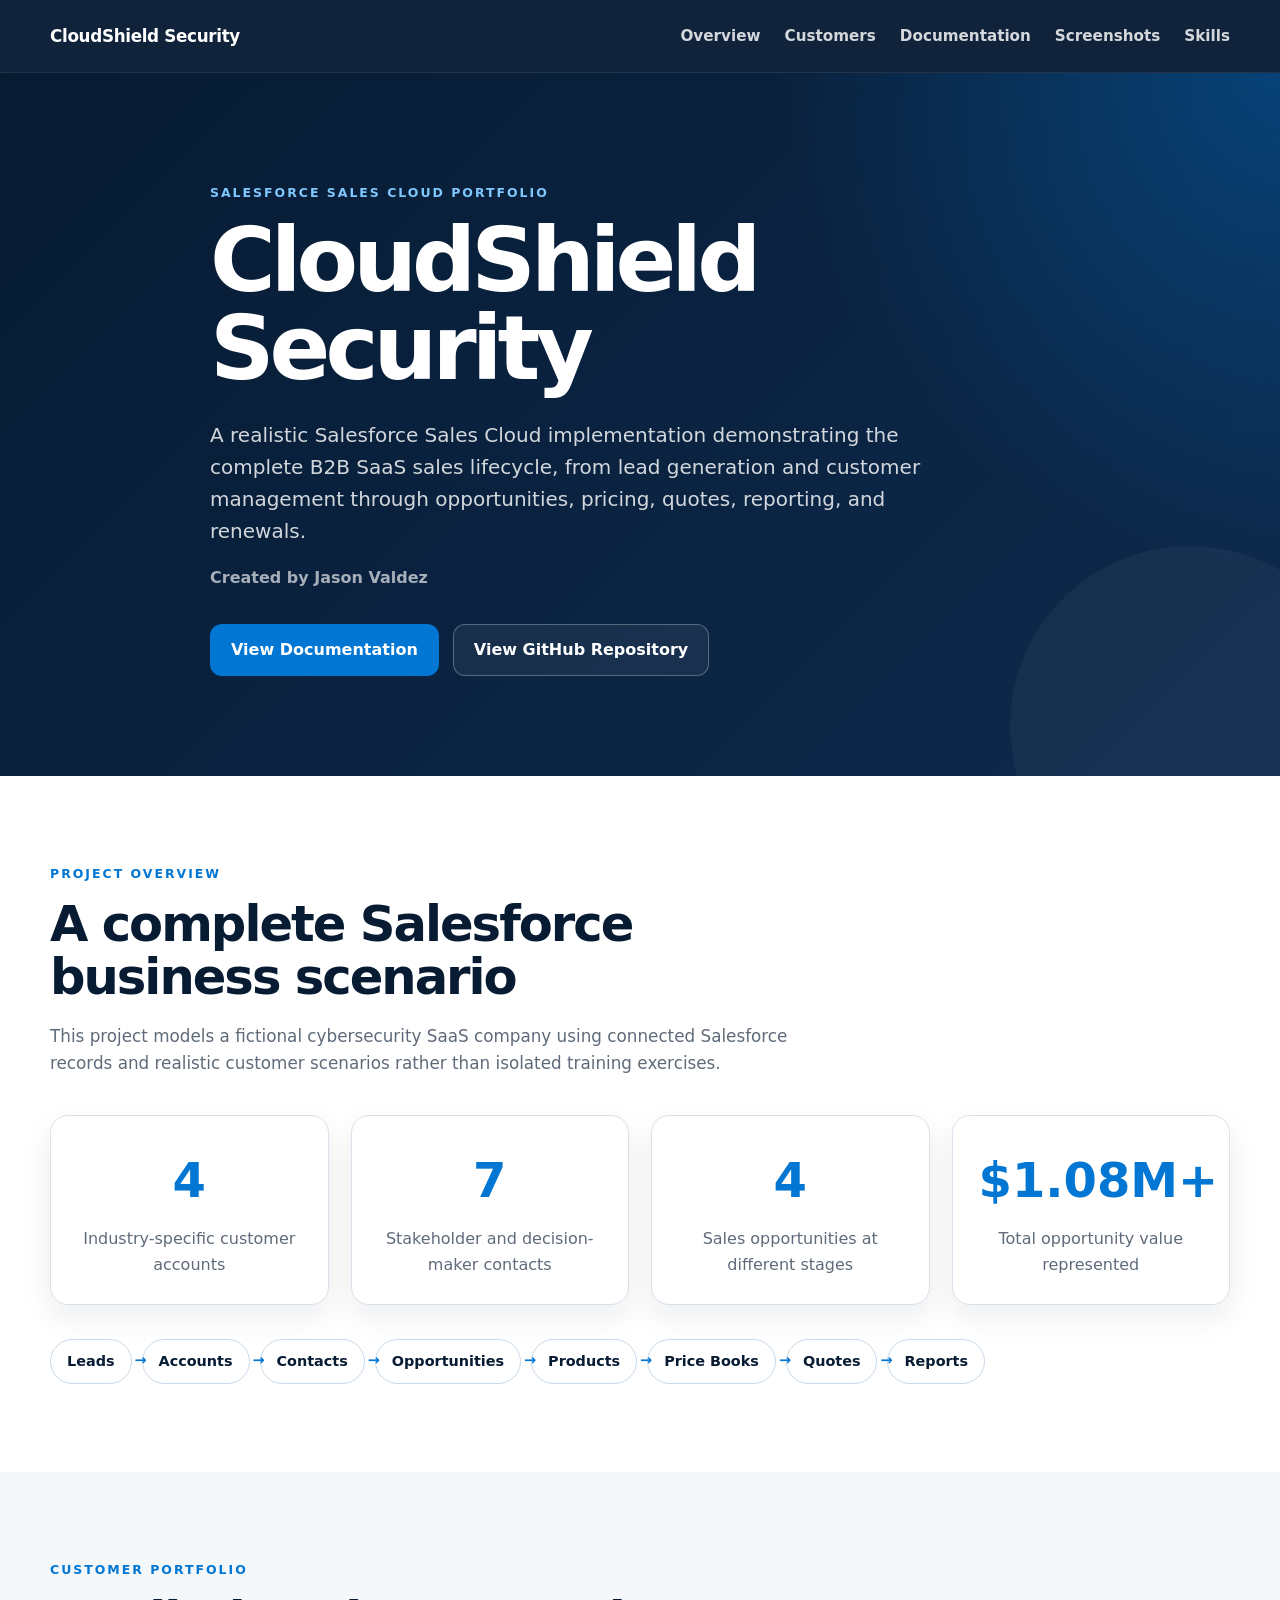
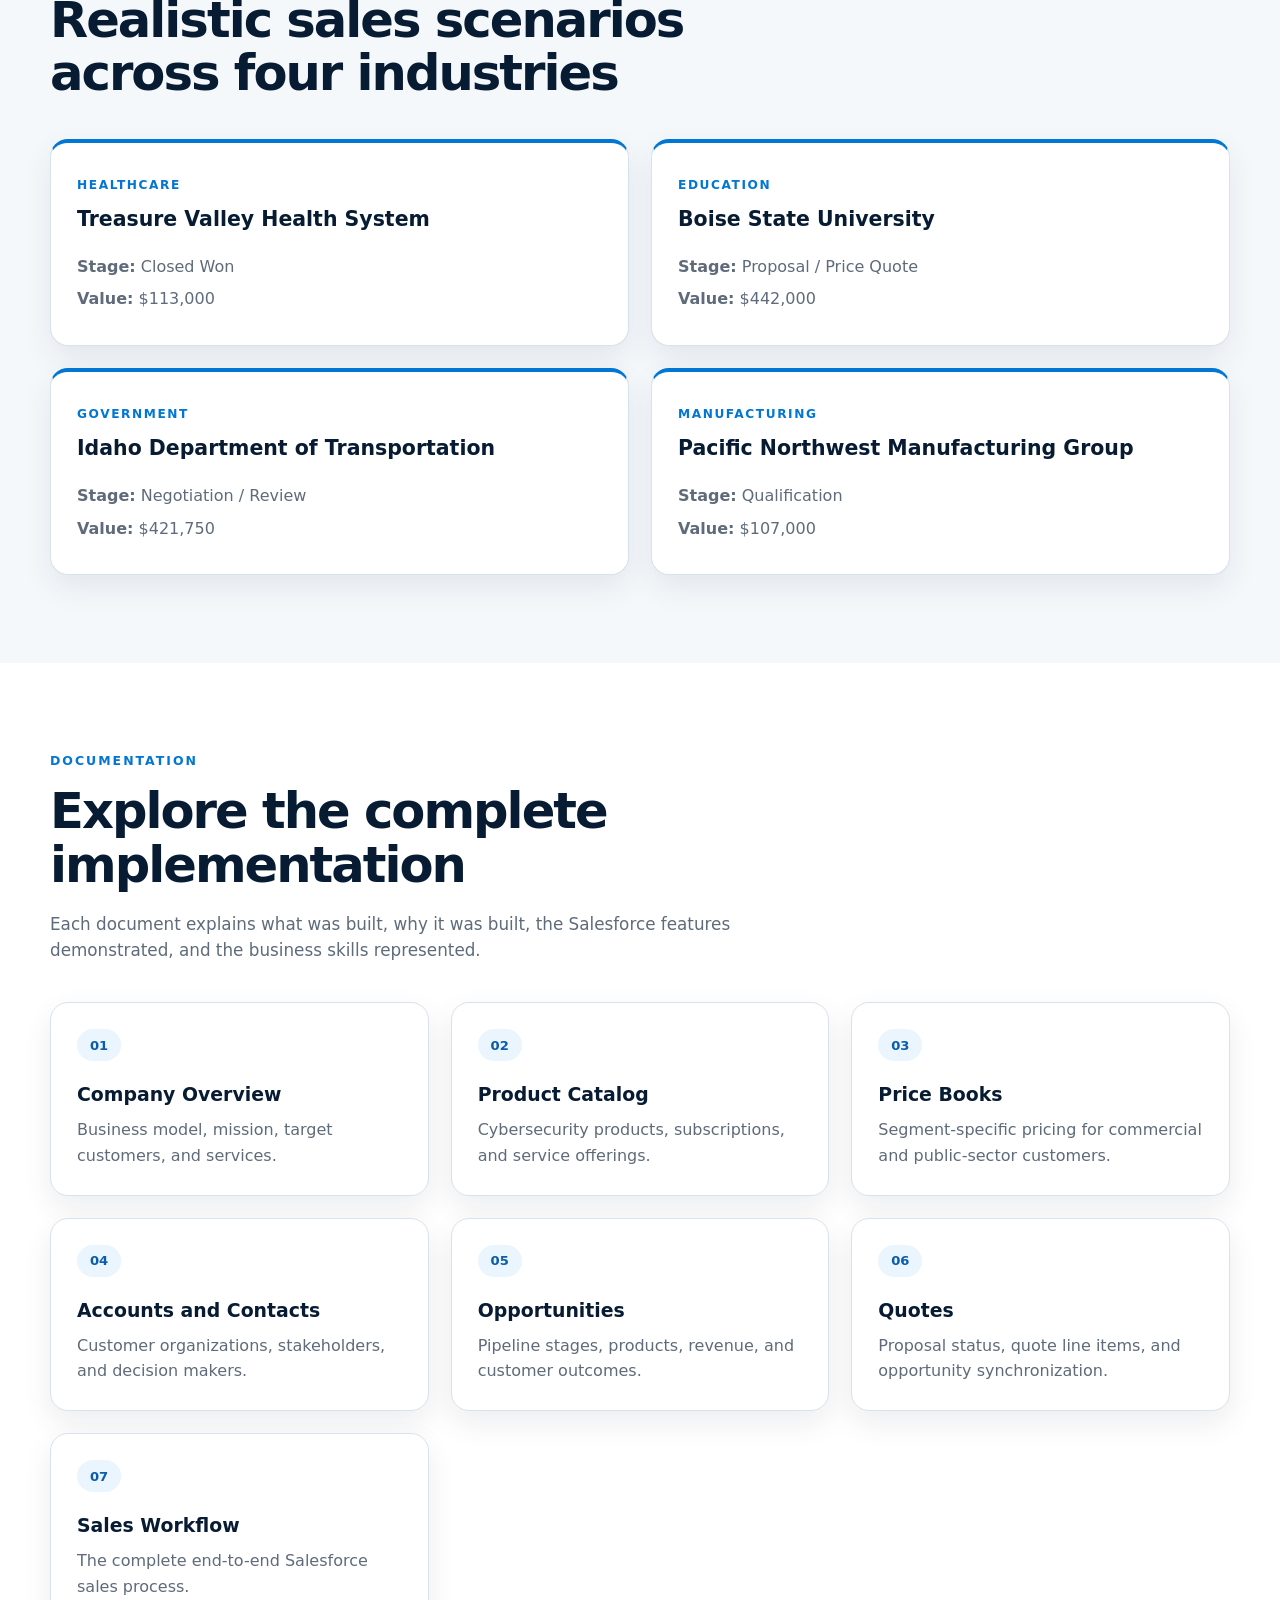
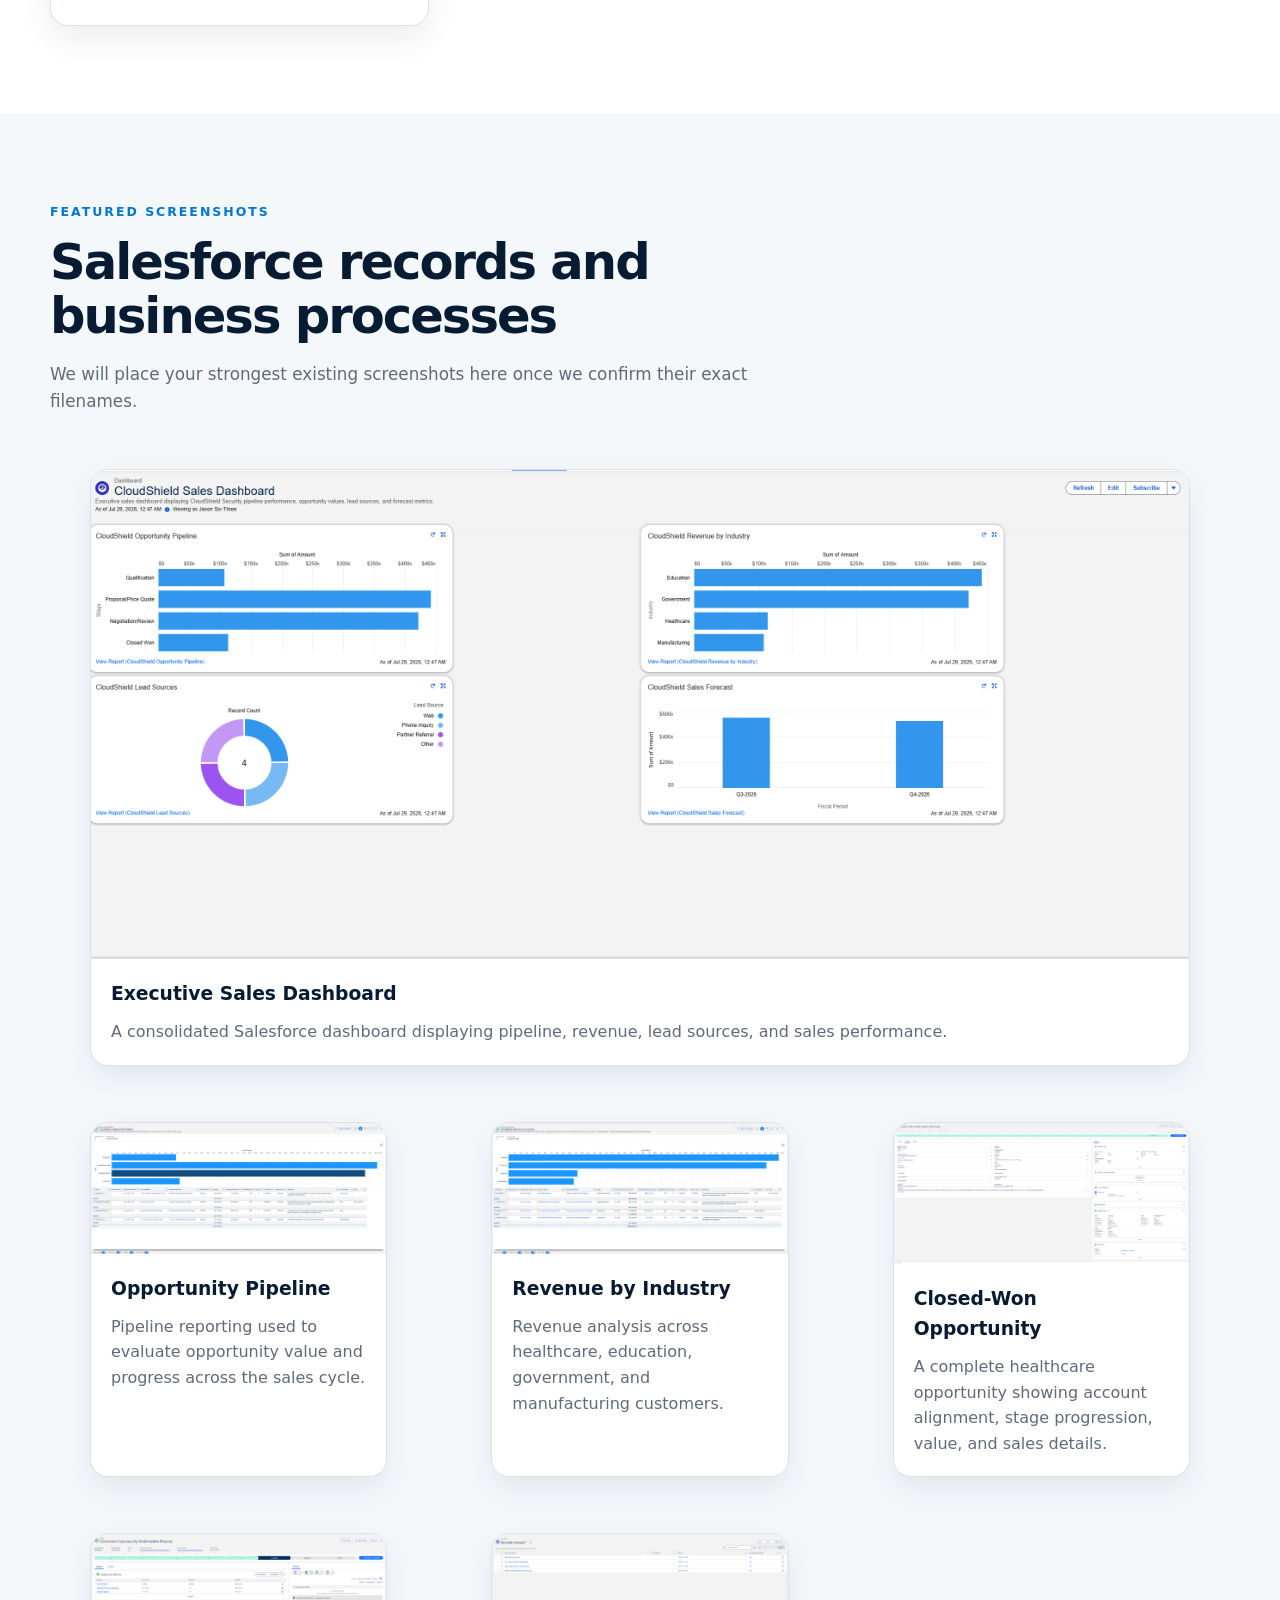
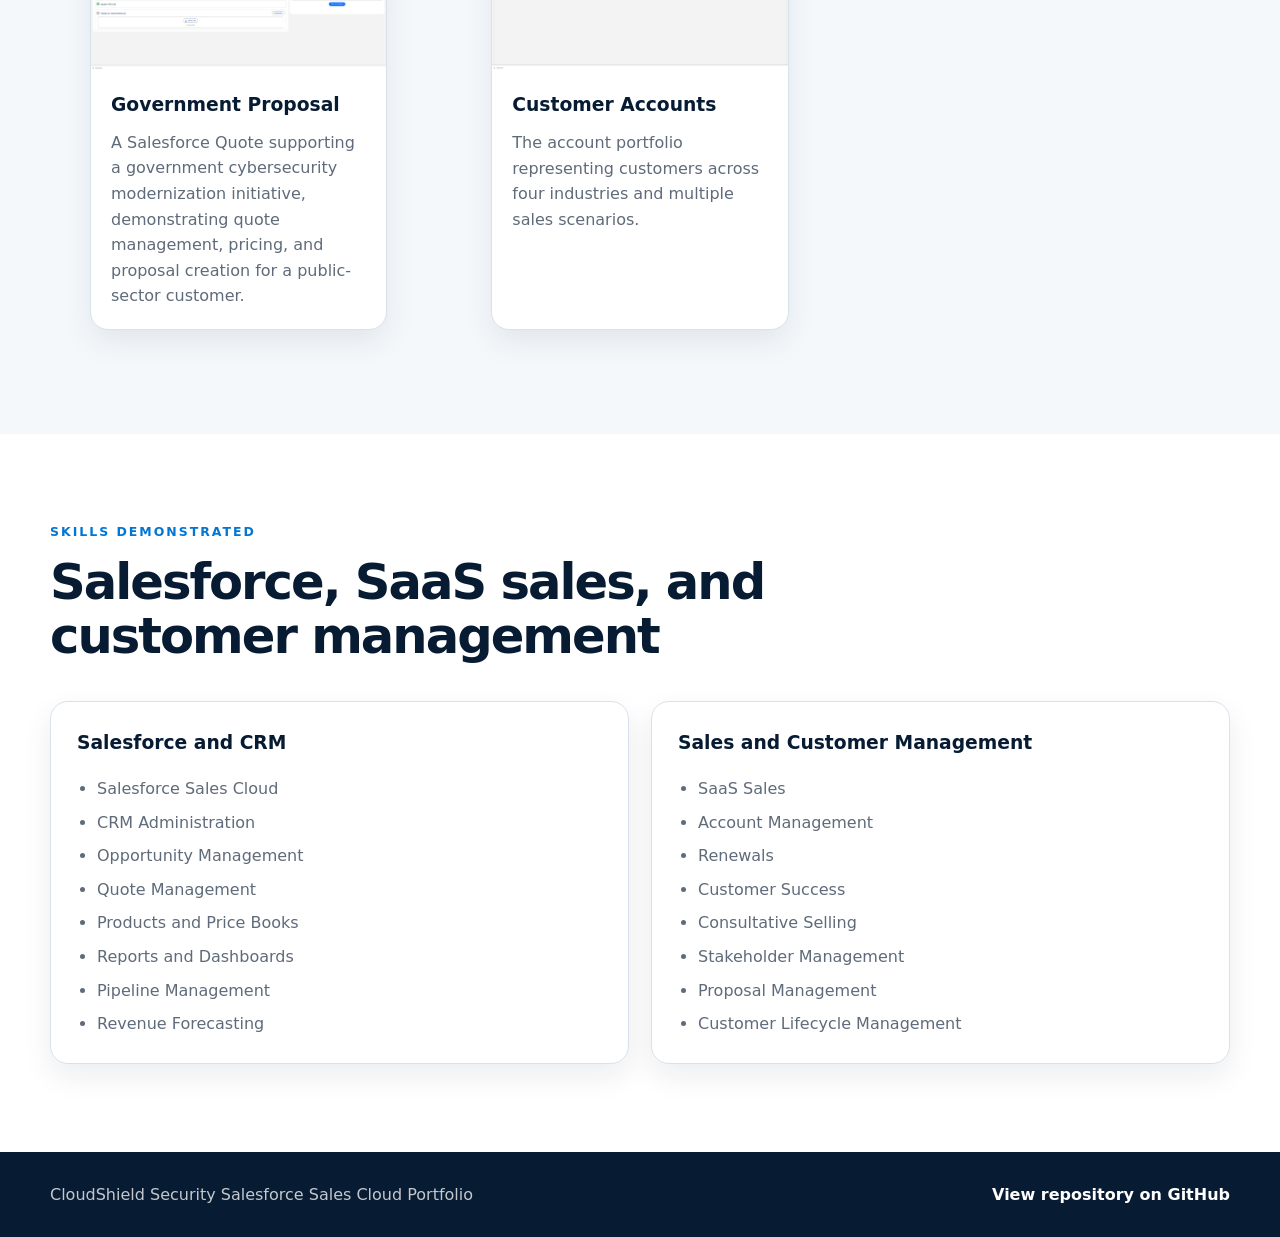
<file: index.html>
<!DOCTYPE html>
<html lang="en">
<head>
    <meta charset="UTF-8">
    <meta name="viewport" content="width=device-width, initial-scale=1.0">

    <title>CloudShield Security | Salesforce Portfolio</title>

    <meta
        name="description"
        content="A Salesforce Sales Cloud portfolio demonstrating a complete B2B SaaS sales lifecycle."
    >

    <link rel="stylesheet" href="styles.css">
</head>

<body>
    <header class="site-header">
        <nav class="nav-container">
            <a class="site-name" href="#home">CloudShield Security</a>

            <button
                class="menu-button"
                type="button"
                aria-label="Open navigation menu"
                aria-expanded="false"
            >
                Menu
            </button>

            <div class="nav-links">
                <a href="#overview">Overview</a>
                <a href="#customers">Customers</a>
                <a href="#documentation">Documentation</a>
                <a href="#screenshots">Screenshots</a>
                <a href="#skills">Skills</a>
            </div>
        </nav>
    </header>

    <main>
        <section class="hero" id="home">
            <div class="section-container hero-content">
                <p class="eyebrow">Salesforce Sales Cloud Portfolio</p>

                <h1>CloudShield Security</h1>

                <p class="hero-description">
                    A realistic Salesforce Sales Cloud implementation demonstrating
                    the complete B2B SaaS sales lifecycle, from lead generation and
                    customer management through opportunities, pricing, quotes,
                    reporting, and renewals.
                </p>

                <p class="created-by">Created by Jason Valdez</p>

                <div class="hero-actions">
                    <a class="button primary-button" href="#documentation">
                        View Documentation
                    </a>

                    <a
                        class="button secondary-button"
                        href="https://github.com/Jasonx63/CloudShield-Salesforce-Portfolio"
                        target="_blank"
                        rel="noopener noreferrer"
                    >
                        View GitHub Repository
                    </a>
                </div>
            </div>
        </section>

        <section class="section" id="overview">
            <div class="section-container">
                <div class="section-heading">
                    <p class="eyebrow">Project Overview</p>
                    <h2>A complete Salesforce business scenario</h2>
                    <p>
                        This project models a fictional cybersecurity SaaS company
                        using connected Salesforce records and realistic customer
                        scenarios rather than isolated training exercises.
                    </p>
                </div>

                <div class="card-grid highlight-grid">
                    <article class="card">
                        <h3>4</h3>
                        <p>Industry-specific customer accounts</p>
                    </article>

                    <article class="card">
                        <h3>7</h3>
                        <p>Stakeholder and decision-maker contacts</p>
                    </article>

                    <article class="card">
                        <h3>4</h3>
                        <p>Sales opportunities at different stages</p>
                    </article>

                    <article class="card">
                        <h3>$1.08M+</h3>
                        <p>Total opportunity value represented</p>
                    </article>
                </div>

                <div class="workflow">
                    <span>Leads</span>
                    <span>Accounts</span>
                    <span>Contacts</span>
                    <span>Opportunities</span>
                    <span>Products</span>
                    <span>Price Books</span>
                    <span>Quotes</span>
                    <span>Reports</span>
                </div>
            </div>
        </section>

        <section class="section alternate-section" id="customers">
            <div class="section-container">
                <div class="section-heading">
                    <p class="eyebrow">Customer Portfolio</p>
                    <h2>Realistic sales scenarios across four industries</h2>
                </div>

                <div class="card-grid customer-grid">
                    <article class="card customer-card">
                        <p class="industry-label">Healthcare</p>
                        <h3>Treasure Valley Health System</h3>
                        <p><strong>Stage:</strong> Closed Won</p>
                        <p><strong>Value:</strong> $113,000</p>
                    </article>

                    <article class="card customer-card">
                        <p class="industry-label">Education</p>
                        <h3>Boise State University</h3>
                        <p><strong>Stage:</strong> Proposal / Price Quote</p>
                        <p><strong>Value:</strong> $442,000</p>
                    </article>

                    <article class="card customer-card">
                        <p class="industry-label">Government</p>
                        <h3>Idaho Department of Transportation</h3>
                        <p><strong>Stage:</strong> Negotiation / Review</p>
                        <p><strong>Value:</strong> $421,750</p>
                    </article>

                    <article class="card customer-card">
                        <p class="industry-label">Manufacturing</p>
                        <h3>Pacific Northwest Manufacturing Group</h3>
                        <p><strong>Stage:</strong> Qualification</p>
                        <p><strong>Value:</strong> $107,000</p>
                    </article>
                </div>
            </div>
        </section>

        <section class="section" id="documentation">
            <div class="section-container">
                <div class="section-heading">
                    <p class="eyebrow">Documentation</p>
                    <h2>Explore the complete implementation</h2>
                    <p>
                        Each document explains what was built, why it was built,
                        the Salesforce features demonstrated, and the business
                        skills represented.
                    </p>
                </div>

                <div class="card-grid documentation-grid">
                    <a class="card document-card" href="pages/company-overview.html">
                        <span>01</span>
                        <h3>Company Overview</h3>
                        <p>Business model, mission, target customers, and services.</p>
                    </a>

                    <a class="card document-card" href="pages/product-catalog.html">
                        <span>02</span>
                        <h3>Product Catalog</h3>
                        <p>Cybersecurity products, subscriptions, and service offerings.</p>
                    </a>

                    <a class="card document-card" href="pages/price-books.html">
                        <span>03</span>
                        <h3>Price Books</h3>
                        <p>Segment-specific pricing for commercial and public-sector customers.</p>
                    </a>

                    <a class="card document-card" href="pages/accounts-contacts.html">
                        <span>04</span>
                        <h3>Accounts and Contacts</h3>
                        <p>Customer organizations, stakeholders, and decision makers.</p>
                    </a>

                    <a class="card document-card" href="pages/opportunities.html">
                        <span>05</span>
                        <h3>Opportunities</h3>
                        <p>Pipeline stages, products, revenue, and customer outcomes.</p>
                    </a>

                    <a class="card document-card" href="pages/quotes.html">
                        <span>06</span>
                        <h3>Quotes</h3>
                        <p>Proposal status, quote line items, and opportunity synchronization.</p>
                    </a>

                    <a class="card document-card" href="pages/sales-workflow.html">
                        <span>07</span>
                        <h3>Sales Workflow</h3>
                        <p>The complete end-to-end Salesforce sales process.</p>
                    </a>
                </div>
            </div>
        </section>

        <section class="section alternate-section" id="screenshots">
            <div class="section-container">
                <div class="section-heading">
                    <p class="eyebrow">Featured Screenshots</p>
                    <h2>Salesforce records and business processes</h2>
                    <p>
                        We will place your strongest existing screenshots here once
                        we confirm their exact filenames.
                    </p>
                </div>

<div class="screenshot-gallery">
    <figure class="screenshot-card screenshot-featured">
        <a
            href="screenshots/dashboard/cloudshield-sales-dashboard.png"
            target="_blank"
        >
            <img
                src="screenshots/dashboard/cloudshield-sales-dashboard.png"
                alt="CloudShield Security Salesforce sales dashboard"
                loading="lazy"
            >
        </a>

        <figcaption>
            <h3>Executive Sales Dashboard</h3>
            <p>
                A consolidated Salesforce dashboard displaying pipeline,
                revenue, lead sources, and sales performance.
            </p>
        </figcaption>
    </figure>

    <figure class="screenshot-card">
        <a
            href="screenshots/oppurtunities/opportunity-pipeline-report.png"
            target="_blank"
        >
            <img
                src="screenshots/oppurtunities/opportunity-pipeline-report.png"
                alt="Salesforce opportunity pipeline report"
                loading="lazy"
            >
        </a>

        <figcaption>
            <h3>Opportunity Pipeline</h3>
            <p>
                Pipeline reporting used to evaluate opportunity value and
                progress across the sales cycle.
            </p>
        </figcaption>
    </figure>

    <figure class="screenshot-card">
        <a
            href="screenshots/oppurtunities/revenue-by-industry-report.png"
            target="_blank"
        >
            <img
                src="screenshots/oppurtunities/revenue-by-industry-report.png"
                alt="Salesforce revenue by industry report"
                loading="lazy"
            >
        </a>

        <figcaption>
            <h3>Revenue by Industry</h3>
            <p>
                Revenue analysis across healthcare, education, government,
                and manufacturing customers.
            </p>
        </figcaption>
    </figure>

    <figure class="screenshot-card">
        <a
            href="screenshots/oppurtunities/treasure-valley-health-system-opportunity.png"
            target="_blank"
        >
            <img
                src="screenshots/oppurtunities/treasure-valley-health-system-opportunity.png"
                alt="Treasure Valley Health System Salesforce opportunity"
                loading="lazy"
            >
        </a>

        <figcaption>
            <h3>Closed-Won Opportunity</h3>
            <p>
                A complete healthcare opportunity showing account alignment,
                stage progression, value, and sales details.
            </p>
        </figcaption>
    </figure>

<figure class="screenshot-card">
    <a
        href="screenshots/quotes/quote-03-government-cybersecurity-modernization.png"
        target="_blank"
    >
        <img
            src="screenshots/quotes/quote-03-government-cybersecurity-modernization.png"
            alt="Government Cybersecurity Modernization Salesforce Quote"
            loading="lazy"
        >
    </a>

    <figcaption>
        <h3>Government Proposal</h3>

        <p>
            A Salesforce Quote supporting a government cybersecurity modernization
            initiative, demonstrating quote management, pricing, and proposal
            creation for a public-sector customer.
        </p>
    </figcaption>
</figure>

    <figure class="screenshot-card">
        <a
            href="screenshots/accounts/accounts-list.png"
            target="_blank"
        >
            <img
                src="screenshots/accounts/accounts-list.png"
                alt="CloudShield Security Salesforce account list"
                loading="lazy"
            >
        </a>

        <figcaption>
            <h3>Customer Accounts</h3>
            <p>
                The account portfolio representing customers across four
                industries and multiple sales scenarios.
            </p>
        </figcaption>
    </figure>
</div>
            </div>
        </section>

        <section class="section" id="skills">
            <div class="section-container">
                <div class="section-heading">
                    <p class="eyebrow">Skills Demonstrated</p>
                    <h2>Salesforce, SaaS sales, and customer management</h2>
                </div>

                <div class="skills-layout">
                    <article class="card">
                        <h3>Salesforce and CRM</h3>
                        <ul>
                            <li>Salesforce Sales Cloud</li>
                            <li>CRM Administration</li>
                            <li>Opportunity Management</li>
                            <li>Quote Management</li>
                            <li>Products and Price Books</li>
                            <li>Reports and Dashboards</li>
                            <li>Pipeline Management</li>
                            <li>Revenue Forecasting</li>
                        </ul>
                    </article>

                    <article class="card">
                        <h3>Sales and Customer Management</h3>
                        <ul>
                            <li>SaaS Sales</li>
                            <li>Account Management</li>
                            <li>Renewals</li>
                            <li>Customer Success</li>
                            <li>Consultative Selling</li>
                            <li>Stakeholder Management</li>
                            <li>Proposal Management</li>
                            <li>Customer Lifecycle Management</li>
                        </ul>
                    </article>
                </div>
            </div>
        </section>
    </main>

    <footer class="site-footer">
        <div class="section-container footer-content">
            <p>CloudShield Security Salesforce Sales Cloud Portfolio</p>

            <a
                href="https://github.com/Jasonx63/CloudShield-Salesforce-Portfolio"
                target="_blank"
                rel="noopener noreferrer"
            >
                View repository on GitHub
            </a>
        </div>
    </footer>

    <script src="script.js"></script>
</body>
</html>
</file>
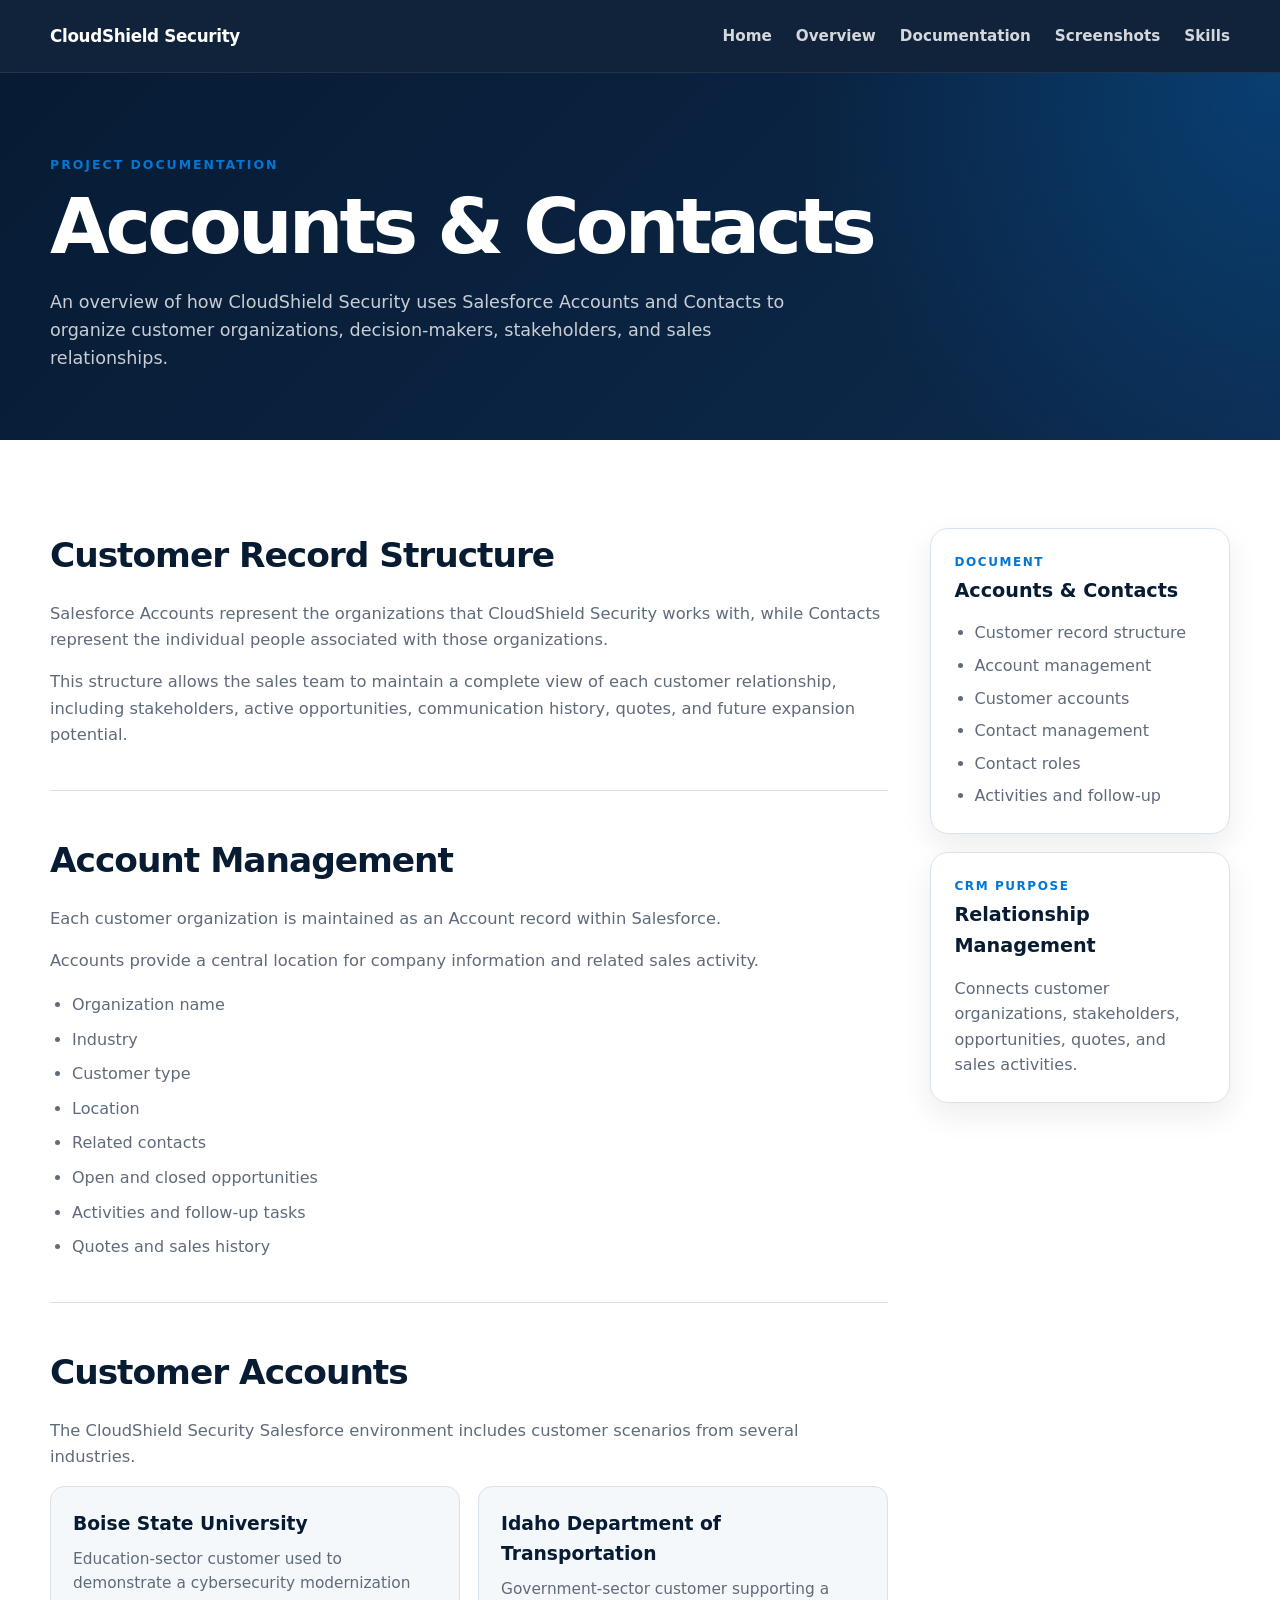
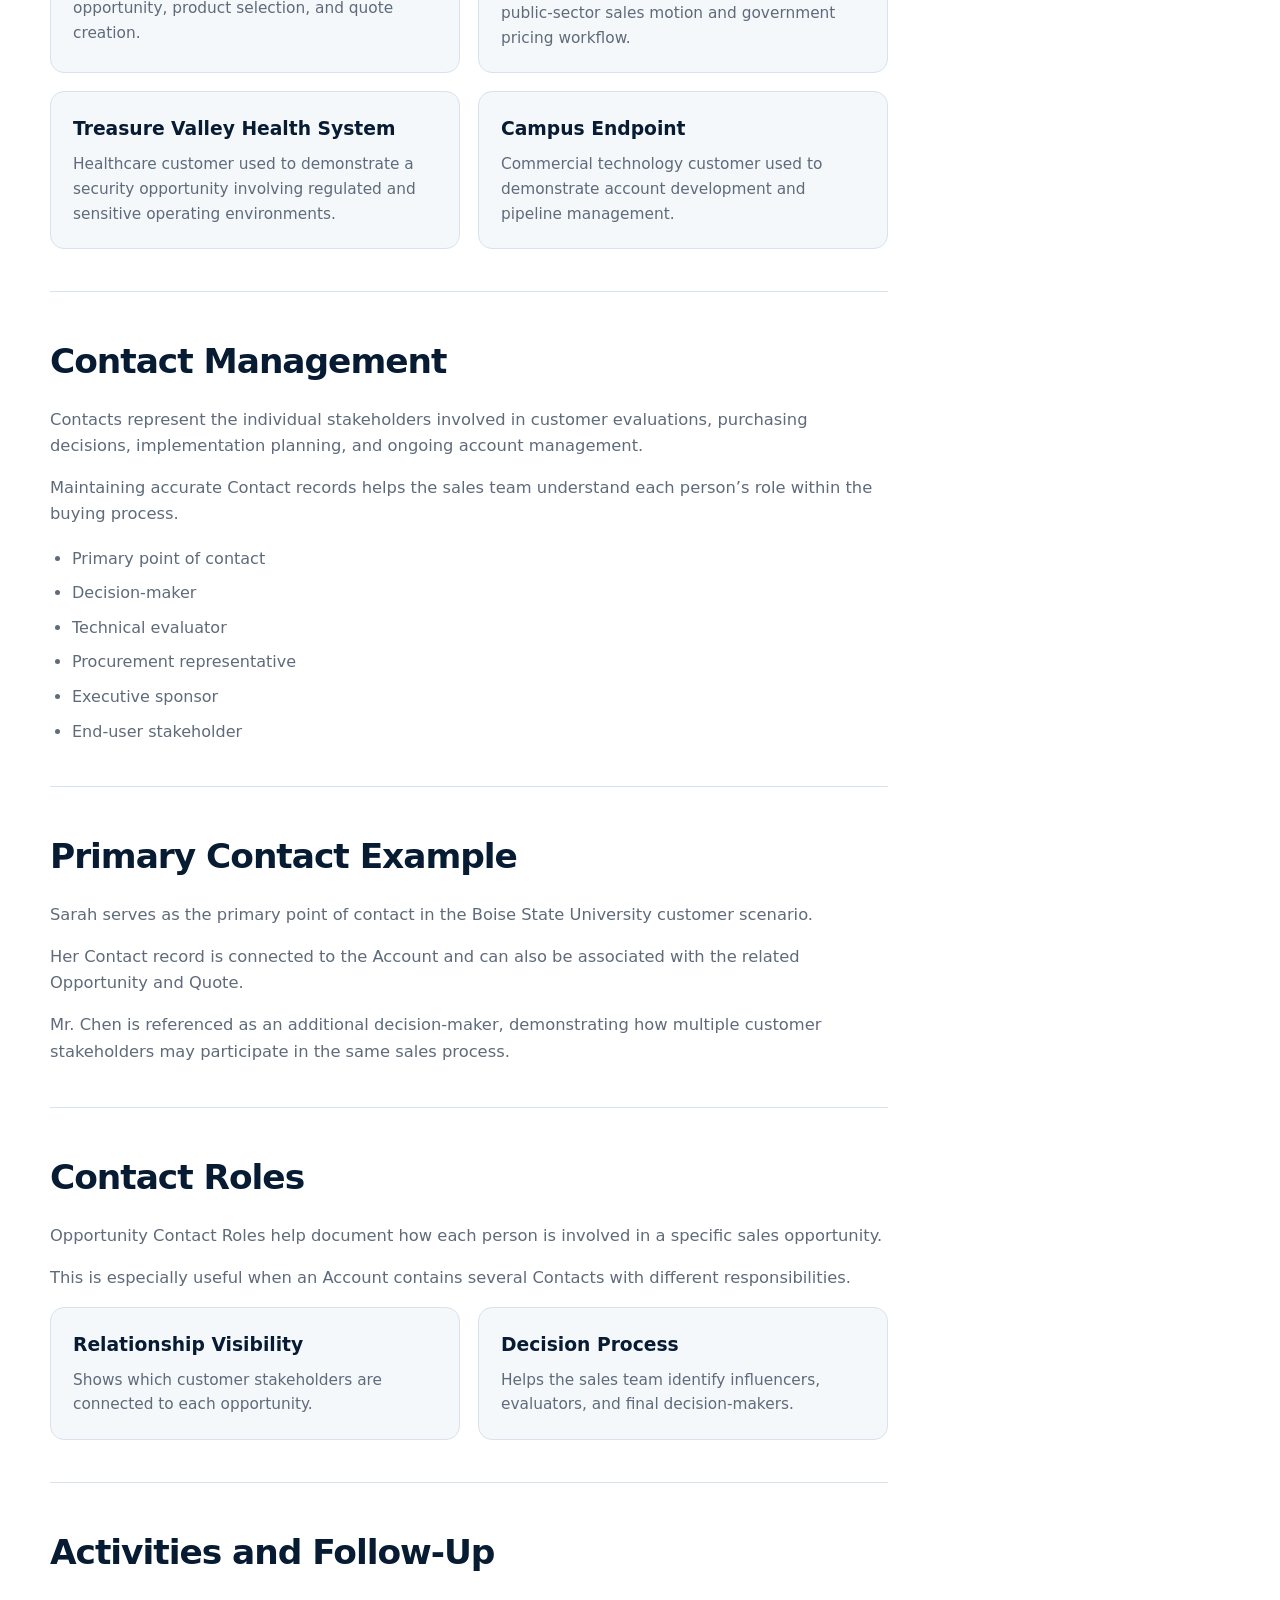
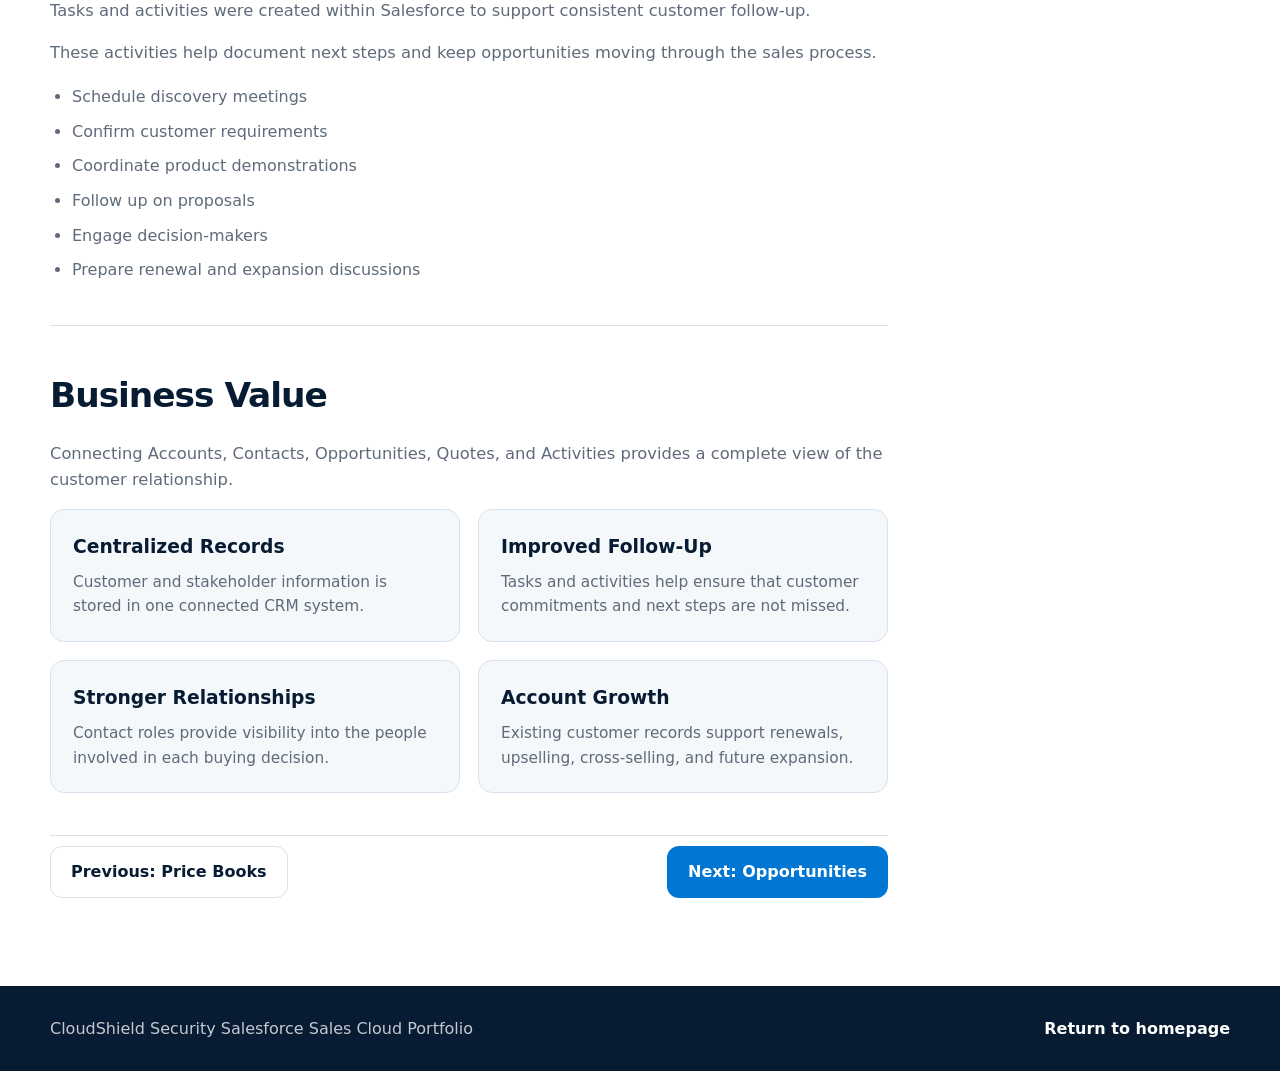
<file: pages/accounts-contacts.html>
<!DOCTYPE html>
<html lang="en">
<head>
    <meta charset="UTF-8">
    <meta name="viewport" content="width=device-width, initial-scale=1.0">

    <title>Accounts & Contacts | CloudShield Security</title>

    <meta
        name="description"
        content="Accounts and contacts documentation for the CloudShield Security Salesforce Sales Cloud portfolio."
    >

    <link rel="stylesheet" href="../styles.css">
</head>

<body>
    <header class="site-header">
        <nav class="nav-container">
            <a class="site-name" href="../index.html">
                CloudShield Security
            </a>

            <button
                class="menu-button"
                type="button"
                aria-label="Open navigation menu"
                aria-expanded="false"
            >
                Menu
            </button>

            <div class="nav-links">
                <a href="../index.html">Home</a>
                <a href="../index.html#overview">Overview</a>
                <a href="../index.html#documentation">Documentation</a>
                <a href="../index.html#screenshots">Screenshots</a>
                <a href="../index.html#skills">Skills</a>
            </div>
        </nav>
    </header>

    <main>
        <section class="page-hero">
            <div class="section-container">
                <p class="eyebrow">Project Documentation</p>

                <h1>Accounts &amp; Contacts</h1>

                <p>
                    An overview of how CloudShield Security uses Salesforce
                    Accounts and Contacts to organize customer organizations,
                    decision-makers, stakeholders, and sales relationships.
                </p>
            </div>
        </section>

        <section class="section">
            <div class="section-container document-layout">
                <article class="document-content">
                    <section class="document-section">
                        <h2>Customer Record Structure</h2>

                        <p>
                            Salesforce Accounts represent the organizations that
                            CloudShield Security works with, while Contacts
                            represent the individual people associated with those
                            organizations.
                        </p>

                        <p>
                            This structure allows the sales team to maintain a
                            complete view of each customer relationship,
                            including stakeholders, active opportunities,
                            communication history, quotes, and future expansion
                            potential.
                        </p>
                    </section>

                    <section class="document-section">
                        <h2>Account Management</h2>

                        <p>
                            Each customer organization is maintained as an
                            Account record within Salesforce.
                        </p>

                        <p>
                            Accounts provide a central location for company
                            information and related sales activity.
                        </p>

                        <ul>
                            <li>Organization name</li>
                            <li>Industry</li>
                            <li>Customer type</li>
                            <li>Location</li>
                            <li>Related contacts</li>
                            <li>Open and closed opportunities</li>
                            <li>Activities and follow-up tasks</li>
                            <li>Quotes and sales history</li>
                        </ul>
                    </section>

                    <section class="document-section">
                        <h2>Customer Accounts</h2>

                        <p>
                            The CloudShield Security Salesforce environment
                            includes customer scenarios from several industries.
                        </p>

                        <div class="information-grid">
                            <article class="information-card">
                                <h3>Boise State University</h3>
                                <p>
                                    Education-sector customer used to demonstrate
                                    a cybersecurity modernization opportunity,
                                    product selection, and quote creation.
                                </p>
                            </article>

                            <article class="information-card">
                                <h3>Idaho Department of Transportation</h3>
                                <p>
                                    Government-sector customer supporting a
                                    public-sector sales motion and government
                                    pricing workflow.
                                </p>
                            </article>

                            <article class="information-card">
                                <h3>Treasure Valley Health System</h3>
                                <p>
                                    Healthcare customer used to demonstrate a
                                    security opportunity involving regulated and
                                    sensitive operating environments.
                                </p>
                            </article>

                            <article class="information-card">
                                <h3>Campus Endpoint</h3>
                                <p>
                                    Commercial technology customer used to
                                    demonstrate account development and pipeline
                                    management.
                                </p>
                            </article>
                        </div>
                    </section>

                    <section class="document-section">
                        <h2>Contact Management</h2>

                        <p>
                            Contacts represent the individual stakeholders
                            involved in customer evaluations, purchasing
                            decisions, implementation planning, and ongoing
                            account management.
                        </p>

                        <p>
                            Maintaining accurate Contact records helps the sales
                            team understand each person’s role within the buying
                            process.
                        </p>

                        <ul>
                            <li>Primary point of contact</li>
                            <li>Decision-maker</li>
                            <li>Technical evaluator</li>
                            <li>Procurement representative</li>
                            <li>Executive sponsor</li>
                            <li>End-user stakeholder</li>
                        </ul>
                    </section>

                    <section class="document-section">
                        <h2>Primary Contact Example</h2>

                        <p>
                            Sarah serves as the primary point of contact in the
                            Boise State University customer scenario.
                        </p>

                        <p>
                            Her Contact record is connected to the Account and
                            can also be associated with the related Opportunity
                            and Quote.
                        </p>

                        <p>
                            Mr. Chen is referenced as an additional decision-maker,
                            demonstrating how multiple customer stakeholders may
                            participate in the same sales process.
                        </p>
                    </section>

                    <section class="document-section">
                        <h2>Contact Roles</h2>

                        <p>
                            Opportunity Contact Roles help document how each
                            person is involved in a specific sales opportunity.
                        </p>

                        <p>
                            This is especially useful when an Account contains
                            several Contacts with different responsibilities.
                        </p>

                        <div class="information-grid">
                            <article class="information-card">
                                <h3>Relationship Visibility</h3>
                                <p>
                                    Shows which customer stakeholders are
                                    connected to each opportunity.
                                </p>
                            </article>

                            <article class="information-card">
                                <h3>Decision Process</h3>
                                <p>
                                    Helps the sales team identify influencers,
                                    evaluators, and final decision-makers.
                                </p>
                            </article>
                        </div>
                    </section>

                    <section class="document-section">
                        <h2>Activities and Follow-Up</h2>

                        <p>
                            Tasks and activities were created within Salesforce
                            to support consistent customer follow-up.
                        </p>

                        <p>
                            These activities help document next steps and keep
                            opportunities moving through the sales process.
                        </p>

                        <ul>
                            <li>Schedule discovery meetings</li>
                            <li>Confirm customer requirements</li>
                            <li>Coordinate product demonstrations</li>
                            <li>Follow up on proposals</li>
                            <li>Engage decision-makers</li>
                            <li>Prepare renewal and expansion discussions</li>
                        </ul>
                    </section>

                    <section class="document-section">
                        <h2>Business Value</h2>

                        <p>
                            Connecting Accounts, Contacts, Opportunities, Quotes,
                            and Activities provides a complete view of the
                            customer relationship.
                        </p>

                        <div class="information-grid">
                            <article class="information-card">
                                <h3>Centralized Records</h3>
                                <p>
                                    Customer and stakeholder information is stored
                                    in one connected CRM system.
                                </p>
                            </article>

                            <article class="information-card">
                                <h3>Improved Follow-Up</h3>
                                <p>
                                    Tasks and activities help ensure that customer
                                    commitments and next steps are not missed.
                                </p>
                            </article>

                            <article class="information-card">
                                <h3>Stronger Relationships</h3>
                                <p>
                                    Contact roles provide visibility into the
                                    people involved in each buying decision.
                                </p>
                            </article>

                            <article class="information-card">
                                <h3>Account Growth</h3>
                                <p>
                                    Existing customer records support renewals,
                                    upselling, cross-selling, and future expansion.
                                </p>
                            </article>
                        </div>
                    </section>

                    <div class="document-navigation">
                        <a
                            class="button secondary-page-button"
                            href="price-books.html"
                        >
                            Previous: Price Books
                        </a>

                        <a
                            class="button primary-button"
                            href="opportunities.html"
                        >
                            Next: Opportunities
                        </a>
                    </div>
                </article>

                <aside class="document-sidebar">
                    <div class="sidebar-card">
                        <p class="sidebar-label">Document</p>
                        <h2>Accounts &amp; Contacts</h2>

                        <ul>
                            <li>Customer record structure</li>
                            <li>Account management</li>
                            <li>Customer accounts</li>
                            <li>Contact management</li>
                            <li>Contact roles</li>
                            <li>Activities and follow-up</li>
                        </ul>
                    </div>

                    <div class="sidebar-card">
                        <p class="sidebar-label">CRM Purpose</p>
                        <h2>Relationship Management</h2>

                        <p>
                            Connects customer organizations, stakeholders,
                            opportunities, quotes, and sales activities.
                        </p>
                    </div>
                </aside>
            </div>
        </section>
    </main>

    <footer class="site-footer">
        <div class="section-container footer-content">
            <p>CloudShield Security Salesforce Sales Cloud Portfolio</p>

            <a href="../index.html">
                Return to homepage
            </a>
        </div>
    </footer>

    <script src="../script.js"></script>
</body>
</html>
</file>
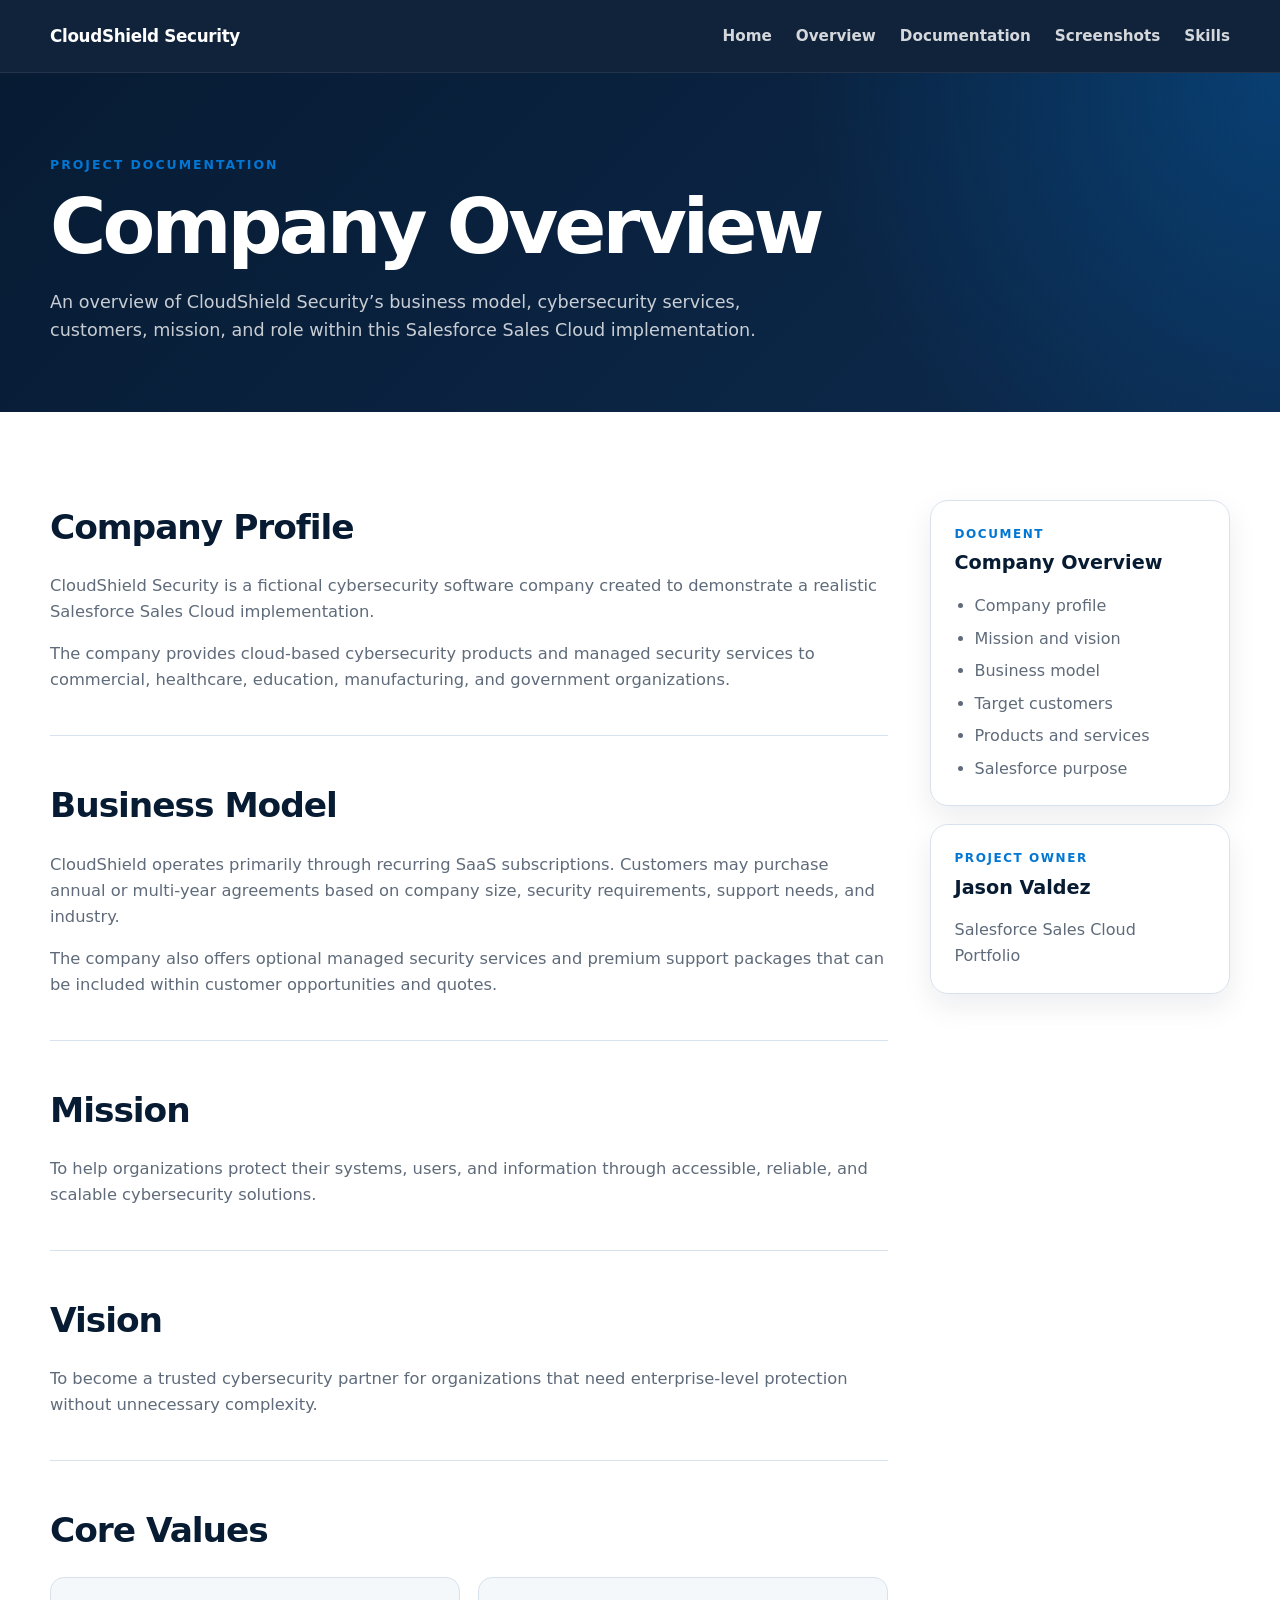
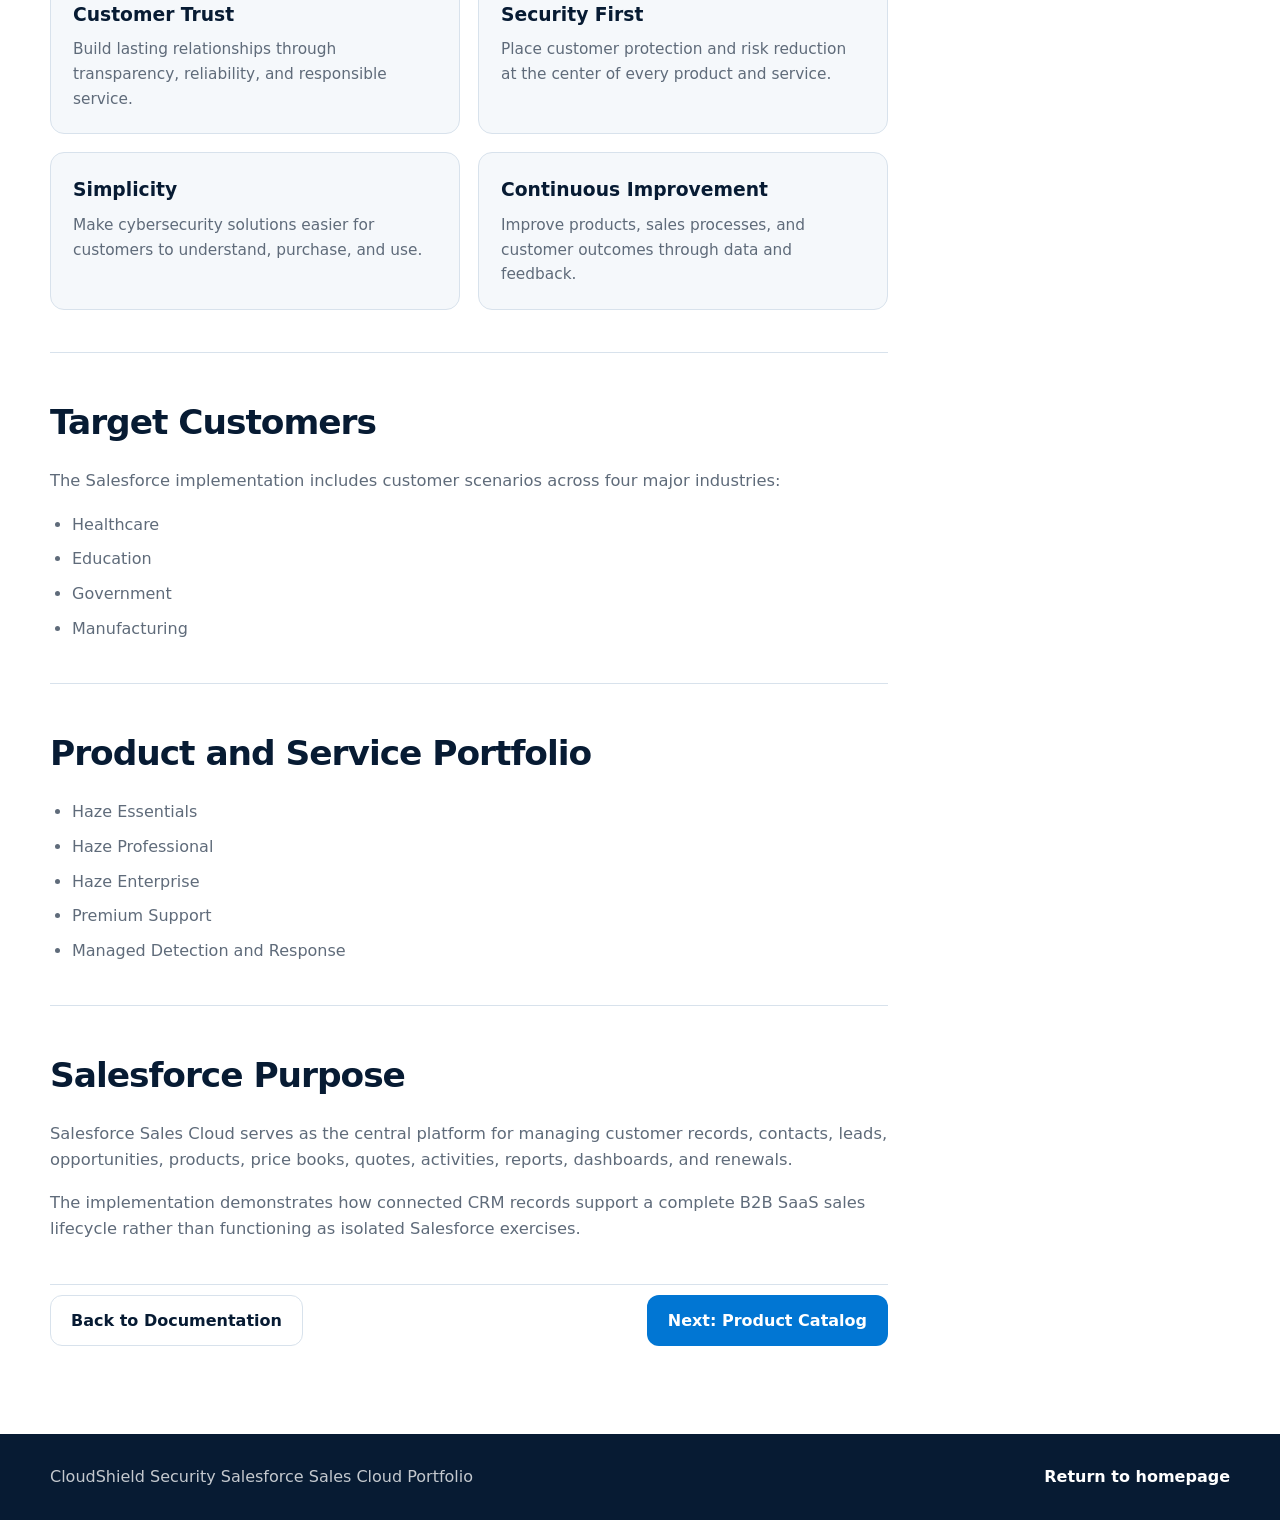
<file: pages/company-overview.html>
<!DOCTYPE html>
<html lang="en">
<head>
    <meta charset="UTF-8">
    <meta name="viewport" content="width=device-width, initial-scale=1.0">

    <title>Company Overview | CloudShield Security</title>

    <meta
        name="description"
        content="Company overview for the CloudShield Security Salesforce Sales Cloud portfolio."
    >

    <link rel="stylesheet" href="../styles.css">
</head>

<body>
    <header class="site-header">
        <nav class="nav-container">
            <a class="site-name" href="../index.html">
                CloudShield Security
            </a>

            <button
                class="menu-button"
                type="button"
                aria-label="Open navigation menu"
                aria-expanded="false"
            >
                Menu
            </button>

            <div class="nav-links">
                <a href="../index.html">Home</a>
                <a href="../index.html#overview">Overview</a>
                <a href="../index.html#documentation">Documentation</a>
                <a href="../index.html#screenshots">Screenshots</a>
                <a href="../index.html#skills">Skills</a>
            </div>
        </nav>
    </header>

    <main>
        <section class="page-hero">
            <div class="section-container">
                <p class="eyebrow">Project Documentation</p>

                <h1>Company Overview</h1>

                <p>
                    An overview of CloudShield Security’s business model,
                    cybersecurity services, customers, mission, and role within
                    this Salesforce Sales Cloud implementation.
                </p>
            </div>
        </section>

        <section class="section">
            <div class="section-container document-layout">
                <article class="document-content">
                    <section class="document-section">
                        <h2>Company Profile</h2>

                        <p>
                            CloudShield Security is a fictional cybersecurity
                            software company created to demonstrate a realistic
                            Salesforce Sales Cloud implementation.
                        </p>

                        <p>
                            The company provides cloud-based cybersecurity
                            products and managed security services to commercial,
                            healthcare, education, manufacturing, and government
                            organizations.
                        </p>
                    </section>

                    <section class="document-section">
                        <h2>Business Model</h2>

                        <p>
                            CloudShield operates primarily through recurring SaaS
                            subscriptions. Customers may purchase annual or
                            multi-year agreements based on company size, security
                            requirements, support needs, and industry.
                        </p>

                        <p>
                            The company also offers optional managed security
                            services and premium support packages that can be
                            included within customer opportunities and quotes.
                        </p>
                    </section>

                    <section class="document-section">
                        <h2>Mission</h2>

                        <p>
                            To help organizations protect their systems, users,
                            and information through accessible, reliable, and
                            scalable cybersecurity solutions.
                        </p>
                    </section>

                    <section class="document-section">
                        <h2>Vision</h2>

                        <p>
                            To become a trusted cybersecurity partner for
                            organizations that need enterprise-level protection
                            without unnecessary complexity.
                        </p>
                    </section>

                    <section class="document-section">
                        <h2>Core Values</h2>

                        <div class="information-grid">
                            <article class="information-card">
                                <h3>Customer Trust</h3>
                                <p>
                                    Build lasting relationships through
                                    transparency, reliability, and responsible
                                    service.
                                </p>
                            </article>

                            <article class="information-card">
                                <h3>Security First</h3>
                                <p>
                                    Place customer protection and risk reduction
                                    at the center of every product and service.
                                </p>
                            </article>

                            <article class="information-card">
                                <h3>Simplicity</h3>
                                <p>
                                    Make cybersecurity solutions easier for
                                    customers to understand, purchase, and use.
                                </p>
                            </article>

                            <article class="information-card">
                                <h3>Continuous Improvement</h3>
                                <p>
                                    Improve products, sales processes, and
                                    customer outcomes through data and feedback.
                                </p>
                            </article>
                        </div>
                    </section>

                    <section class="document-section">
                        <h2>Target Customers</h2>

                        <p>
                            The Salesforce implementation includes customer
                            scenarios across four major industries:
                        </p>

                        <ul>
                            <li>Healthcare</li>
                            <li>Education</li>
                            <li>Government</li>
                            <li>Manufacturing</li>
                        </ul>
                    </section>

                    <section class="document-section">
                        <h2>Product and Service Portfolio</h2>

                        <ul>
                            <li>Haze Essentials</li>
                            <li>Haze Professional</li>
                            <li>Haze Enterprise</li>
                            <li>Premium Support</li>
                            <li>Managed Detection and Response</li>
                        </ul>
                    </section>

                    <section class="document-section">
                        <h2>Salesforce Purpose</h2>

                        <p>
                            Salesforce Sales Cloud serves as the central platform
                            for managing customer records, contacts, leads,
                            opportunities, products, price books, quotes,
                            activities, reports, dashboards, and renewals.
                        </p>

                        <p>
                            The implementation demonstrates how connected CRM
                            records support a complete B2B SaaS sales lifecycle
                            rather than functioning as isolated Salesforce
                            exercises.
                        </p>
                    </section>

                    <div class="document-navigation">
                        <a class="button secondary-page-button" href="../index.html#documentation">
                            Back to Documentation
                        </a>

                        <a class="button primary-button" href="product-catalog.html">
                            Next: Product Catalog
                        </a>
                    </div>
                </article>

                <aside class="document-sidebar">
                    <div class="sidebar-card">
                        <p class="sidebar-label">Document</p>
                        <h2>Company Overview</h2>

                        <ul>
                            <li>Company profile</li>
                            <li>Mission and vision</li>
                            <li>Business model</li>
                            <li>Target customers</li>
                            <li>Products and services</li>
                            <li>Salesforce purpose</li>
                        </ul>
                    </div>

                    <div class="sidebar-card">
                        <p class="sidebar-label">Project Owner</p>
                        <h2>Jason Valdez</h2>
                        <p>Salesforce Sales Cloud Portfolio</p>
                    </div>
                </aside>
            </div>
        </section>
    </main>

    <footer class="site-footer">
        <div class="section-container footer-content">
            <p>CloudShield Security Salesforce Sales Cloud Portfolio</p>

            <a href="../index.html">
                Return to homepage
            </a>
        </div>
    </footer>

    <script src="../script.js"></script>
</body>
</html>
</file>
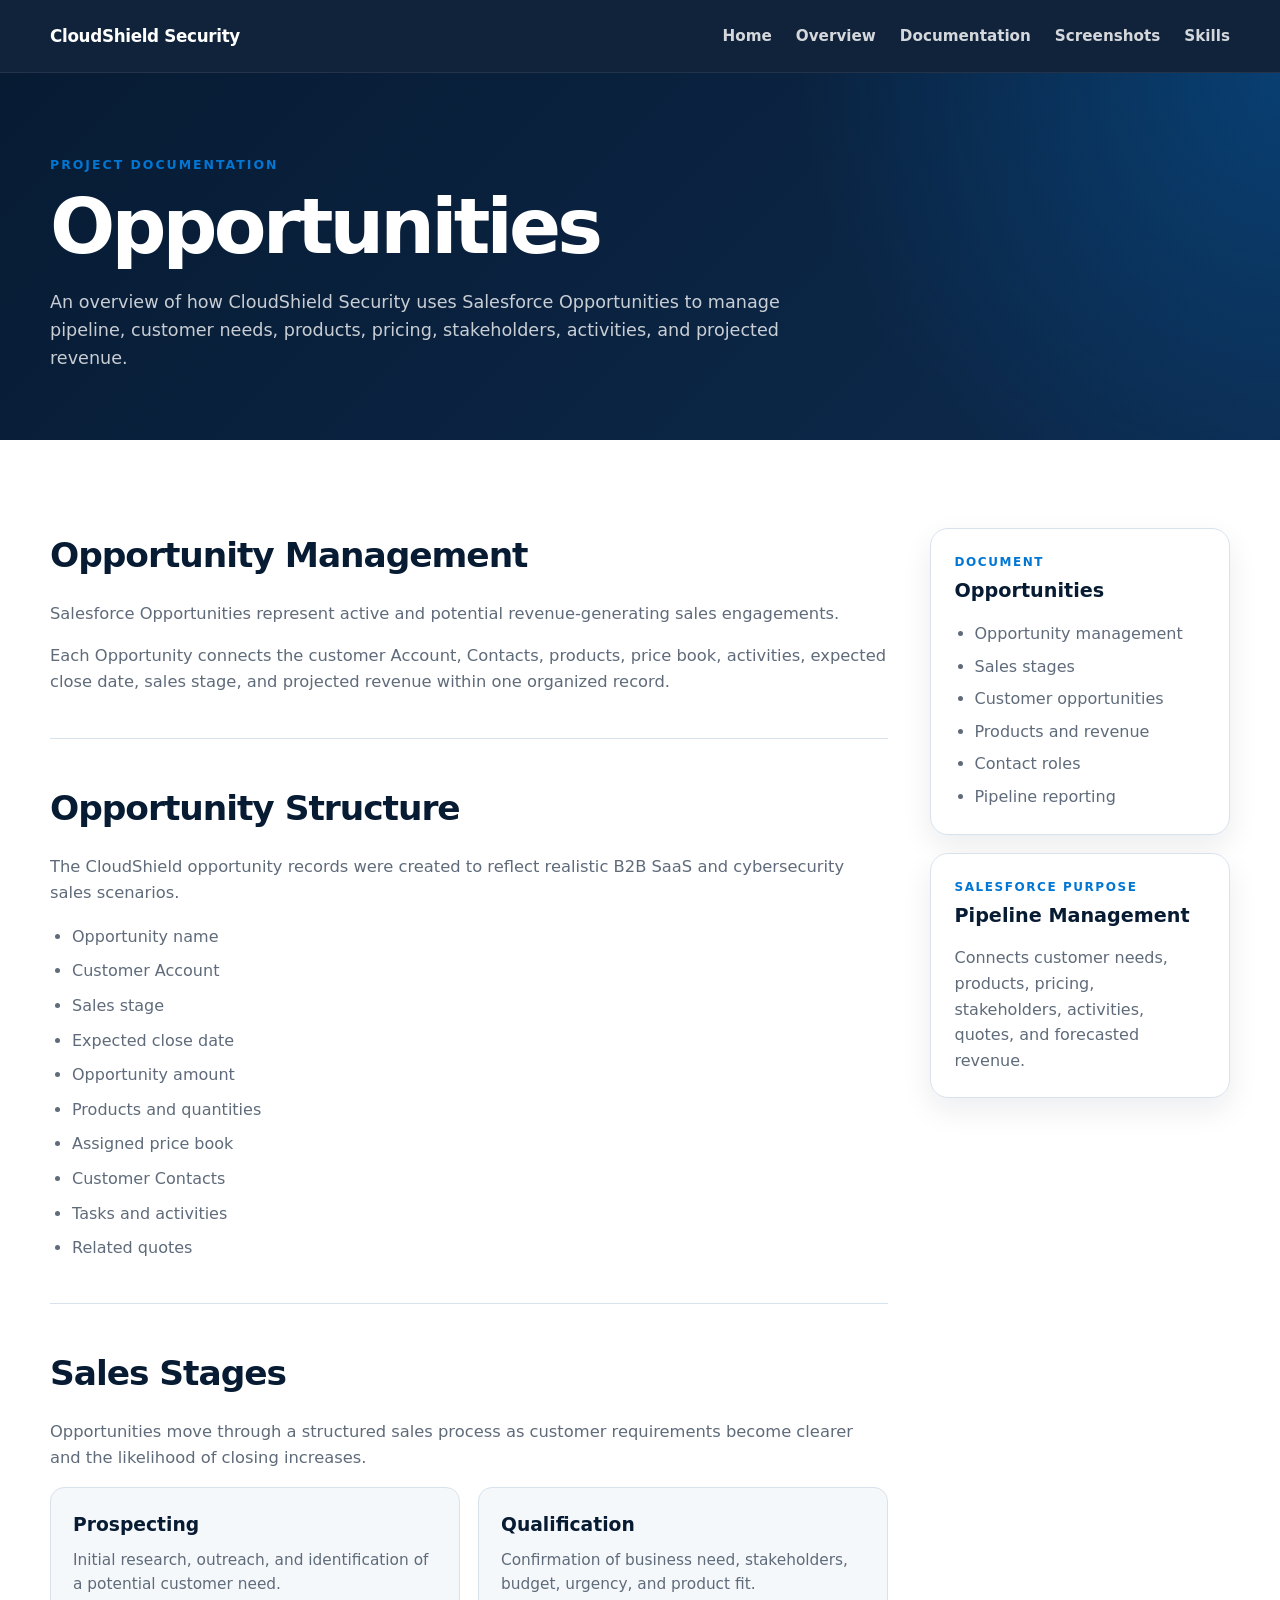
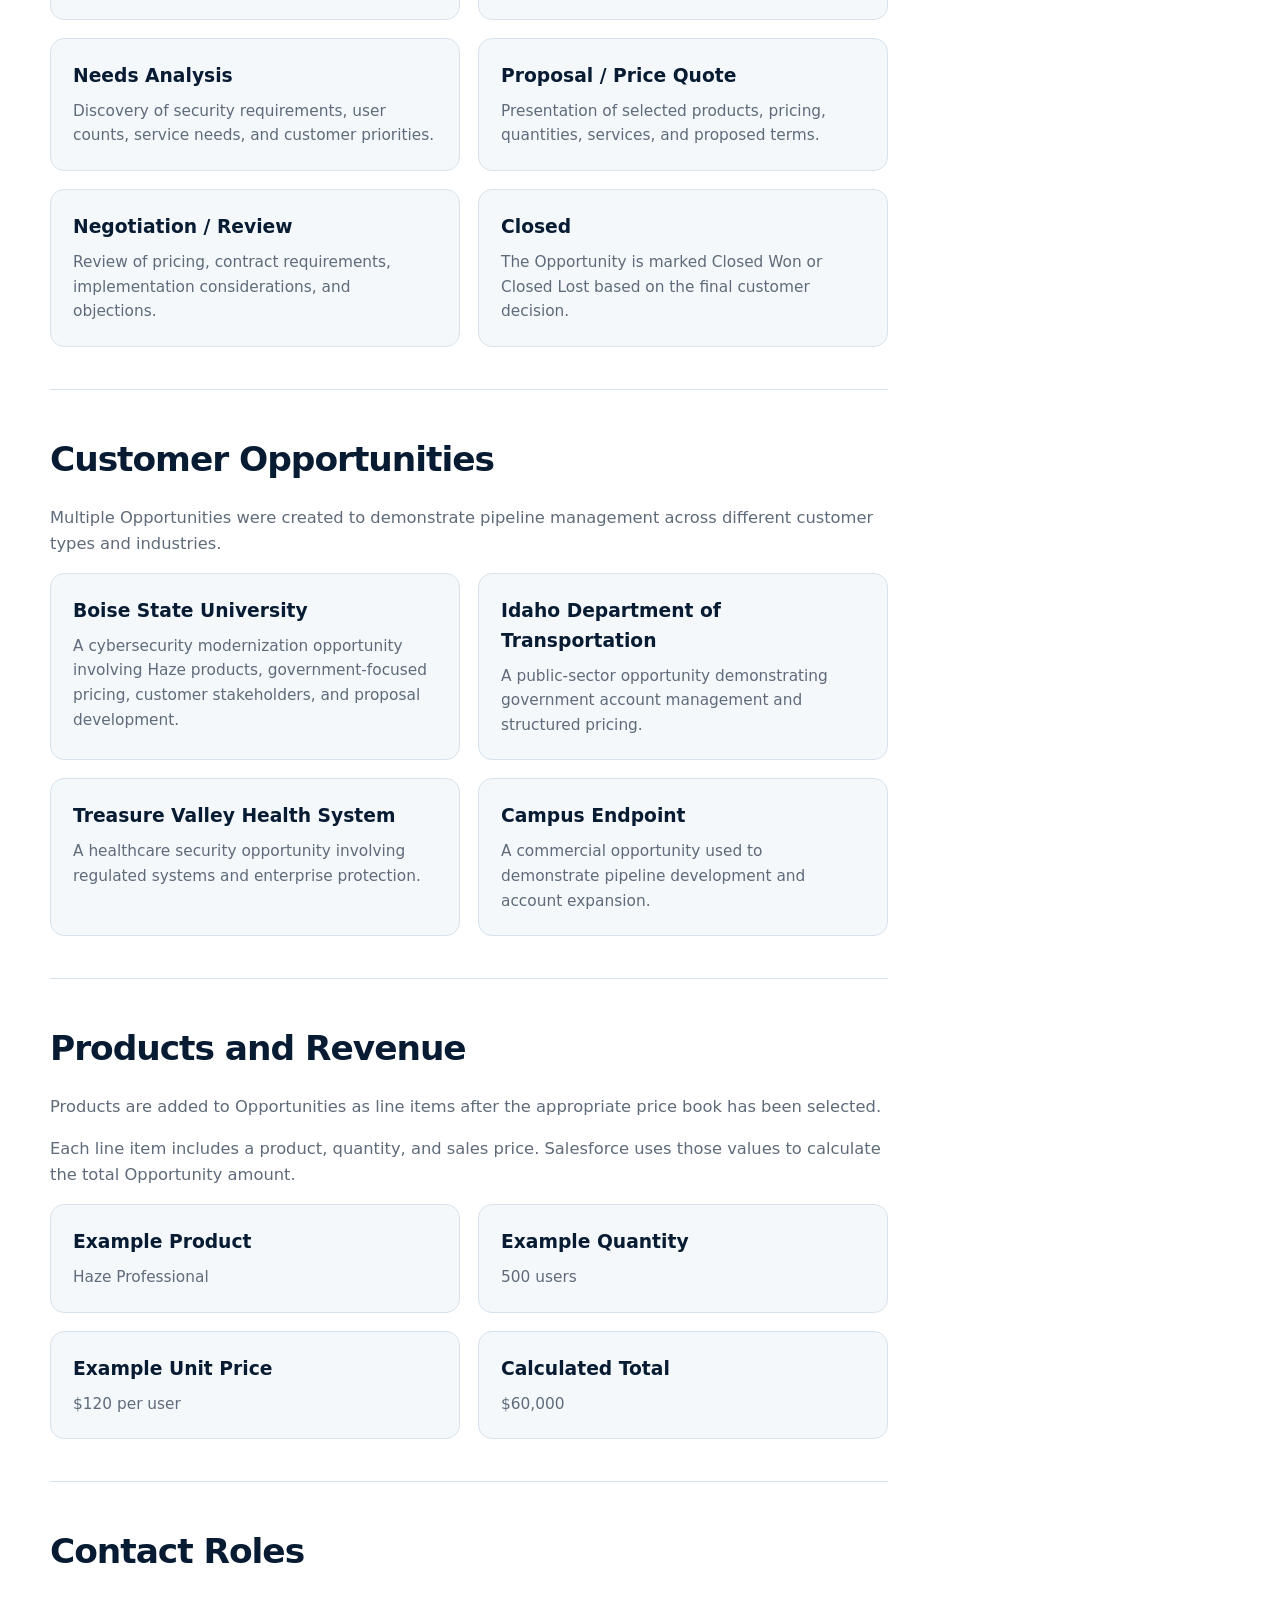
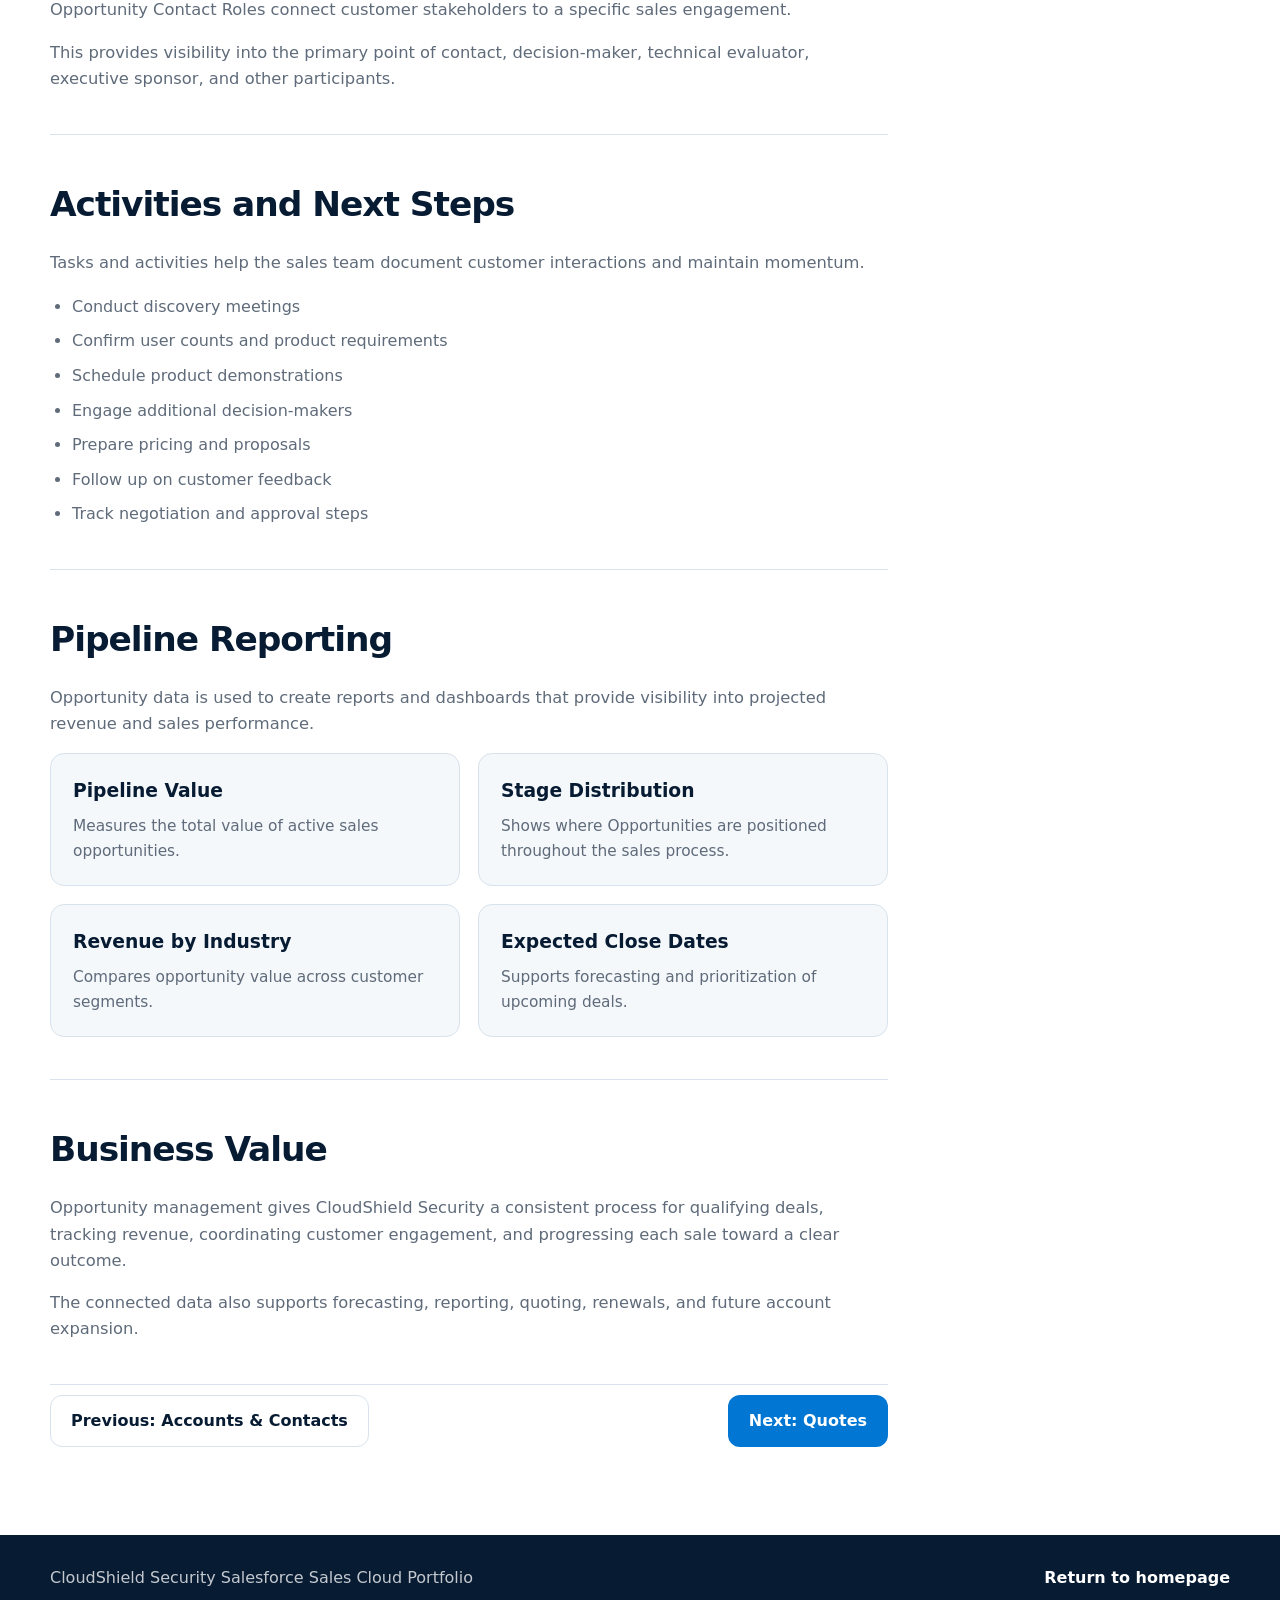
<file: pages/opportunities.html>
<!DOCTYPE html>
<html lang="en">
<head>
    <meta charset="UTF-8">
    <meta name="viewport" content="width=device-width, initial-scale=1.0">

    <title>Opportunities | CloudShield Security</title>

    <meta
        name="description"
        content="Opportunity management documentation for the CloudShield Security Salesforce Sales Cloud portfolio."
    >

    <link rel="stylesheet" href="../styles.css">
</head>

<body>
    <header class="site-header">
        <nav class="nav-container">
            <a class="site-name" href="../index.html">
                CloudShield Security
            </a>

            <button
                class="menu-button"
                type="button"
                aria-label="Open navigation menu"
                aria-expanded="false"
            >
                Menu
            </button>

            <div class="nav-links">
                <a href="../index.html">Home</a>
                <a href="../index.html#overview">Overview</a>
                <a href="../index.html#documentation">Documentation</a>
                <a href="../index.html#screenshots">Screenshots</a>
                <a href="../index.html#skills">Skills</a>
            </div>
        </nav>
    </header>

    <main>
        <section class="page-hero">
            <div class="section-container">
                <p class="eyebrow">Project Documentation</p>

                <h1>Opportunities</h1>

                <p>
                    An overview of how CloudShield Security uses Salesforce
                    Opportunities to manage pipeline, customer needs, products,
                    pricing, stakeholders, activities, and projected revenue.
                </p>
            </div>
        </section>

        <section class="section">
            <div class="section-container document-layout">
                <article class="document-content">
                    <section class="document-section">
                        <h2>Opportunity Management</h2>

                        <p>
                            Salesforce Opportunities represent active and
                            potential revenue-generating sales engagements.
                        </p>

                        <p>
                            Each Opportunity connects the customer Account,
                            Contacts, products, price book, activities, expected
                            close date, sales stage, and projected revenue within
                            one organized record.
                        </p>
                    </section>

                    <section class="document-section">
                        <h2>Opportunity Structure</h2>

                        <p>
                            The CloudShield opportunity records were created to
                            reflect realistic B2B SaaS and cybersecurity sales
                            scenarios.
                        </p>

                        <ul>
                            <li>Opportunity name</li>
                            <li>Customer Account</li>
                            <li>Sales stage</li>
                            <li>Expected close date</li>
                            <li>Opportunity amount</li>
                            <li>Products and quantities</li>
                            <li>Assigned price book</li>
                            <li>Customer Contacts</li>
                            <li>Tasks and activities</li>
                            <li>Related quotes</li>
                        </ul>
                    </section>

                    <section class="document-section">
                        <h2>Sales Stages</h2>

                        <p>
                            Opportunities move through a structured sales process
                            as customer requirements become clearer and the
                            likelihood of closing increases.
                        </p>

                        <div class="information-grid">
                            <article class="information-card">
                                <h3>Prospecting</h3>
                                <p>
                                    Initial research, outreach, and identification
                                    of a potential customer need.
                                </p>
                            </article>

                            <article class="information-card">
                                <h3>Qualification</h3>
                                <p>
                                    Confirmation of business need, stakeholders,
                                    budget, urgency, and product fit.
                                </p>
                            </article>

                            <article class="information-card">
                                <h3>Needs Analysis</h3>
                                <p>
                                    Discovery of security requirements, user
                                    counts, service needs, and customer priorities.
                                </p>
                            </article>

                            <article class="information-card">
                                <h3>Proposal / Price Quote</h3>
                                <p>
                                    Presentation of selected products, pricing,
                                    quantities, services, and proposed terms.
                                </p>
                            </article>

                            <article class="information-card">
                                <h3>Negotiation / Review</h3>
                                <p>
                                    Review of pricing, contract requirements,
                                    implementation considerations, and objections.
                                </p>
                            </article>

                            <article class="information-card">
                                <h3>Closed</h3>
                                <p>
                                    The Opportunity is marked Closed Won or Closed
                                    Lost based on the final customer decision.
                                </p>
                            </article>
                        </div>
                    </section>

                    <section class="document-section">
                        <h2>Customer Opportunities</h2>

                        <p>
                            Multiple Opportunities were created to demonstrate
                            pipeline management across different customer types
                            and industries.
                        </p>

                        <div class="information-grid">
                            <article class="information-card">
                                <h3>Boise State University</h3>
                                <p>
                                    A cybersecurity modernization opportunity
                                    involving Haze products, government-focused
                                    pricing, customer stakeholders, and proposal
                                    development.
                                </p>
                            </article>

                            <article class="information-card">
                                <h3>Idaho Department of Transportation</h3>
                                <p>
                                    A public-sector opportunity demonstrating
                                    government account management and structured
                                    pricing.
                                </p>
                            </article>

                            <article class="information-card">
                                <h3>Treasure Valley Health System</h3>
                                <p>
                                    A healthcare security opportunity involving
                                    regulated systems and enterprise protection.
                                </p>
                            </article>

                            <article class="information-card">
                                <h3>Campus Endpoint</h3>
                                <p>
                                    A commercial opportunity used to demonstrate
                                    pipeline development and account expansion.
                                </p>
                            </article>
                        </div>
                    </section>

                    <section class="document-section">
                        <h2>Products and Revenue</h2>

                        <p>
                            Products are added to Opportunities as line items
                            after the appropriate price book has been selected.
                        </p>

                        <p>
                            Each line item includes a product, quantity, and sales
                            price. Salesforce uses those values to calculate the
                            total Opportunity amount.
                        </p>

                        <div class="information-grid">
                            <article class="information-card">
                                <h3>Example Product</h3>
                                <p>Haze Professional</p>
                            </article>

                            <article class="information-card">
                                <h3>Example Quantity</h3>
                                <p>500 users</p>
                            </article>

                            <article class="information-card">
                                <h3>Example Unit Price</h3>
                                <p>$120 per user</p>
                            </article>

                            <article class="information-card">
                                <h3>Calculated Total</h3>
                                <p>$60,000</p>
                            </article>
                        </div>
                    </section>

                    <section class="document-section">
                        <h2>Contact Roles</h2>

                        <p>
                            Opportunity Contact Roles connect customer
                            stakeholders to a specific sales engagement.
                        </p>

                        <p>
                            This provides visibility into the primary point of
                            contact, decision-maker, technical evaluator,
                            executive sponsor, and other participants.
                        </p>
                    </section>

                    <section class="document-section">
                        <h2>Activities and Next Steps</h2>

                        <p>
                            Tasks and activities help the sales team document
                            customer interactions and maintain momentum.
                        </p>

                        <ul>
                            <li>Conduct discovery meetings</li>
                            <li>Confirm user counts and product requirements</li>
                            <li>Schedule product demonstrations</li>
                            <li>Engage additional decision-makers</li>
                            <li>Prepare pricing and proposals</li>
                            <li>Follow up on customer feedback</li>
                            <li>Track negotiation and approval steps</li>
                        </ul>
                    </section>

                    <section class="document-section">
                        <h2>Pipeline Reporting</h2>

                        <p>
                            Opportunity data is used to create reports and
                            dashboards that provide visibility into projected
                            revenue and sales performance.
                        </p>

                        <div class="information-grid">
                            <article class="information-card">
                                <h3>Pipeline Value</h3>
                                <p>
                                    Measures the total value of active sales
                                    opportunities.
                                </p>
                            </article>

                            <article class="information-card">
                                <h3>Stage Distribution</h3>
                                <p>
                                    Shows where Opportunities are positioned
                                    throughout the sales process.
                                </p>
                            </article>

                            <article class="information-card">
                                <h3>Revenue by Industry</h3>
                                <p>
                                    Compares opportunity value across customer
                                    segments.
                                </p>
                            </article>

                            <article class="information-card">
                                <h3>Expected Close Dates</h3>
                                <p>
                                    Supports forecasting and prioritization of
                                    upcoming deals.
                                </p>
                            </article>
                        </div>
                    </section>

                    <section class="document-section">
                        <h2>Business Value</h2>

                        <p>
                            Opportunity management gives CloudShield Security a
                            consistent process for qualifying deals, tracking
                            revenue, coordinating customer engagement, and
                            progressing each sale toward a clear outcome.
                        </p>

                        <p>
                            The connected data also supports forecasting,
                            reporting, quoting, renewals, and future account
                            expansion.
                        </p>
                    </section>

                    <div class="document-navigation">
                        <a
                            class="button secondary-page-button"
                            href="accounts-contacts.html"
                        >
                            Previous: Accounts &amp; Contacts
                        </a>

                        <a
                            class="button primary-button"
                            href="quotes.html"
                        >
                            Next: Quotes
                        </a>
                    </div>
                </article>

                <aside class="document-sidebar">
                    <div class="sidebar-card">
                        <p class="sidebar-label">Document</p>
                        <h2>Opportunities</h2>

                        <ul>
                            <li>Opportunity management</li>
                            <li>Sales stages</li>
                            <li>Customer opportunities</li>
                            <li>Products and revenue</li>
                            <li>Contact roles</li>
                            <li>Pipeline reporting</li>
                        </ul>
                    </div>

                    <div class="sidebar-card">
                        <p class="sidebar-label">Salesforce Purpose</p>
                        <h2>Pipeline Management</h2>

                        <p>
                            Connects customer needs, products, pricing,
                            stakeholders, activities, quotes, and forecasted
                            revenue.
                        </p>
                    </div>
                </aside>
            </div>
        </section>
    </main>

    <footer class="site-footer">
        <div class="section-container footer-content">
            <p>CloudShield Security Salesforce Sales Cloud Portfolio</p>

            <a href="../index.html">
                Return to homepage
            </a>
        </div>
    </footer>

    <script src="../script.js"></script>
</body>
</html>
</file>
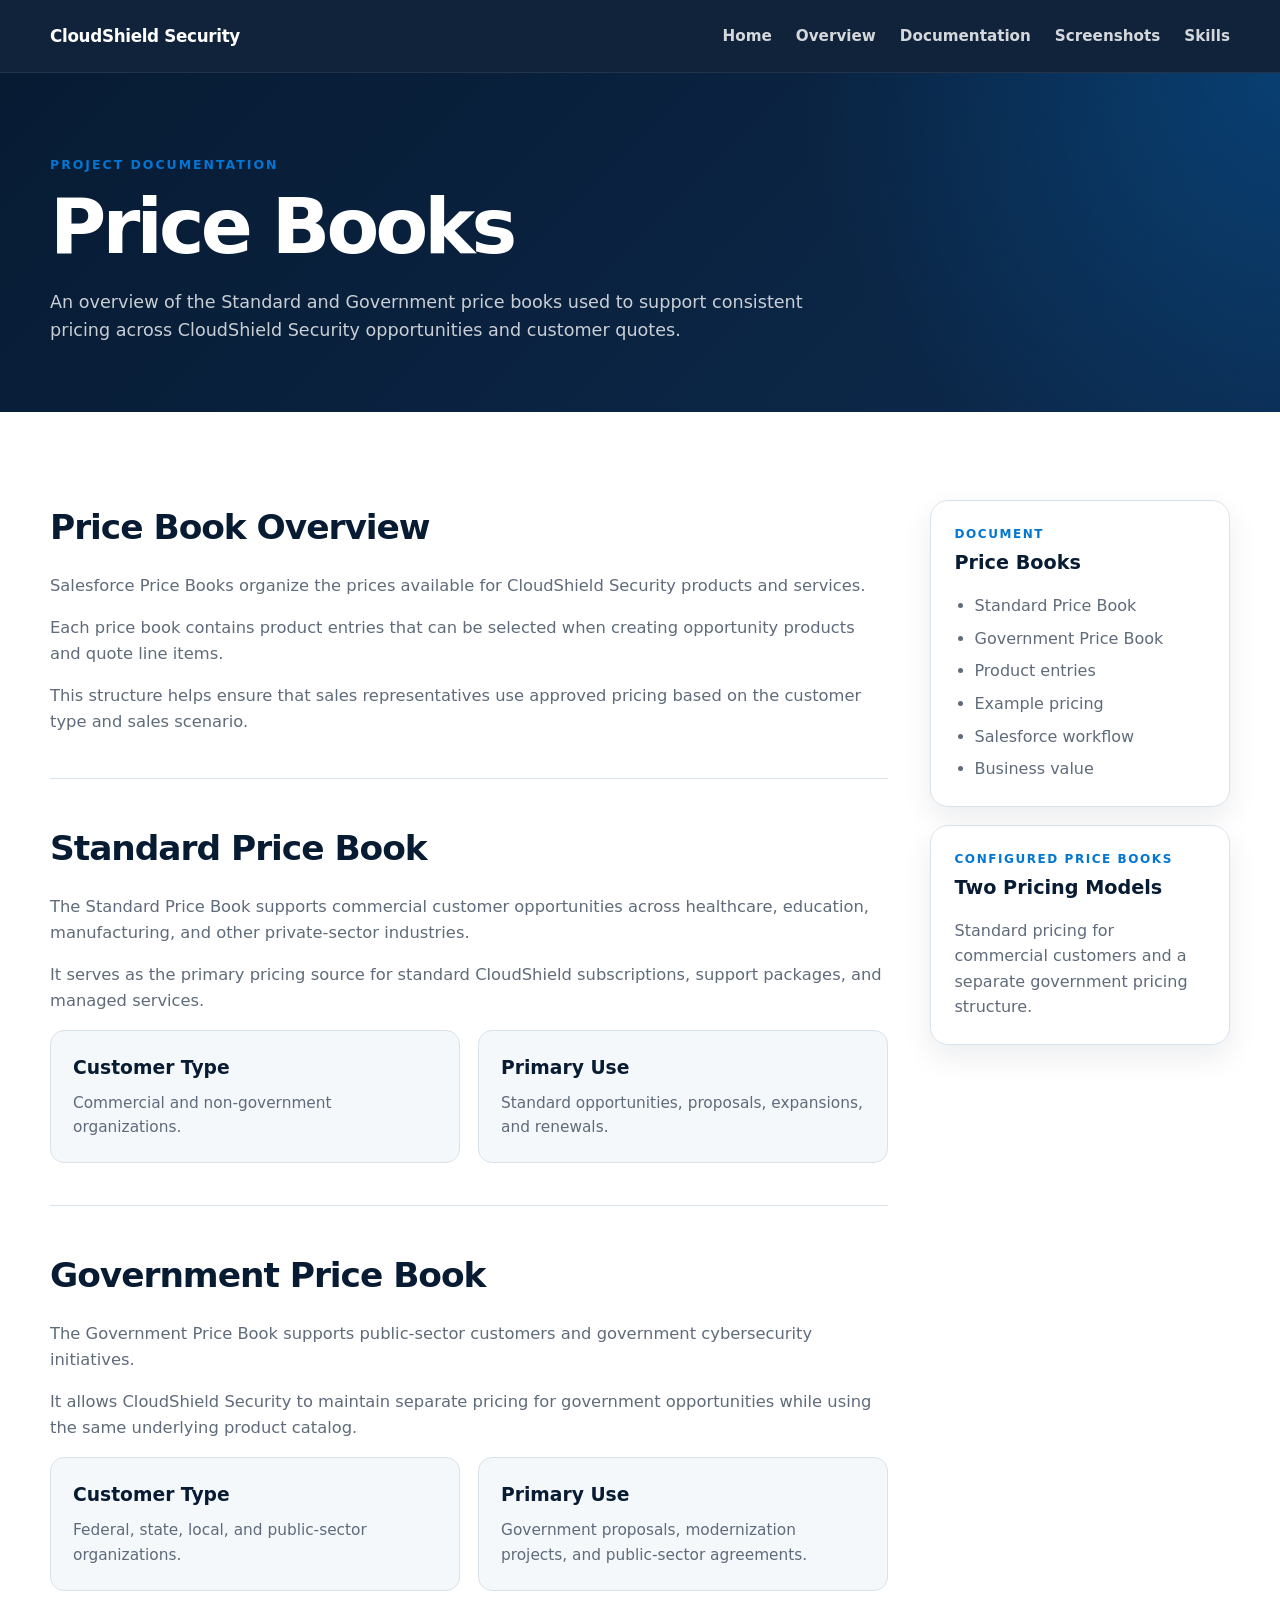
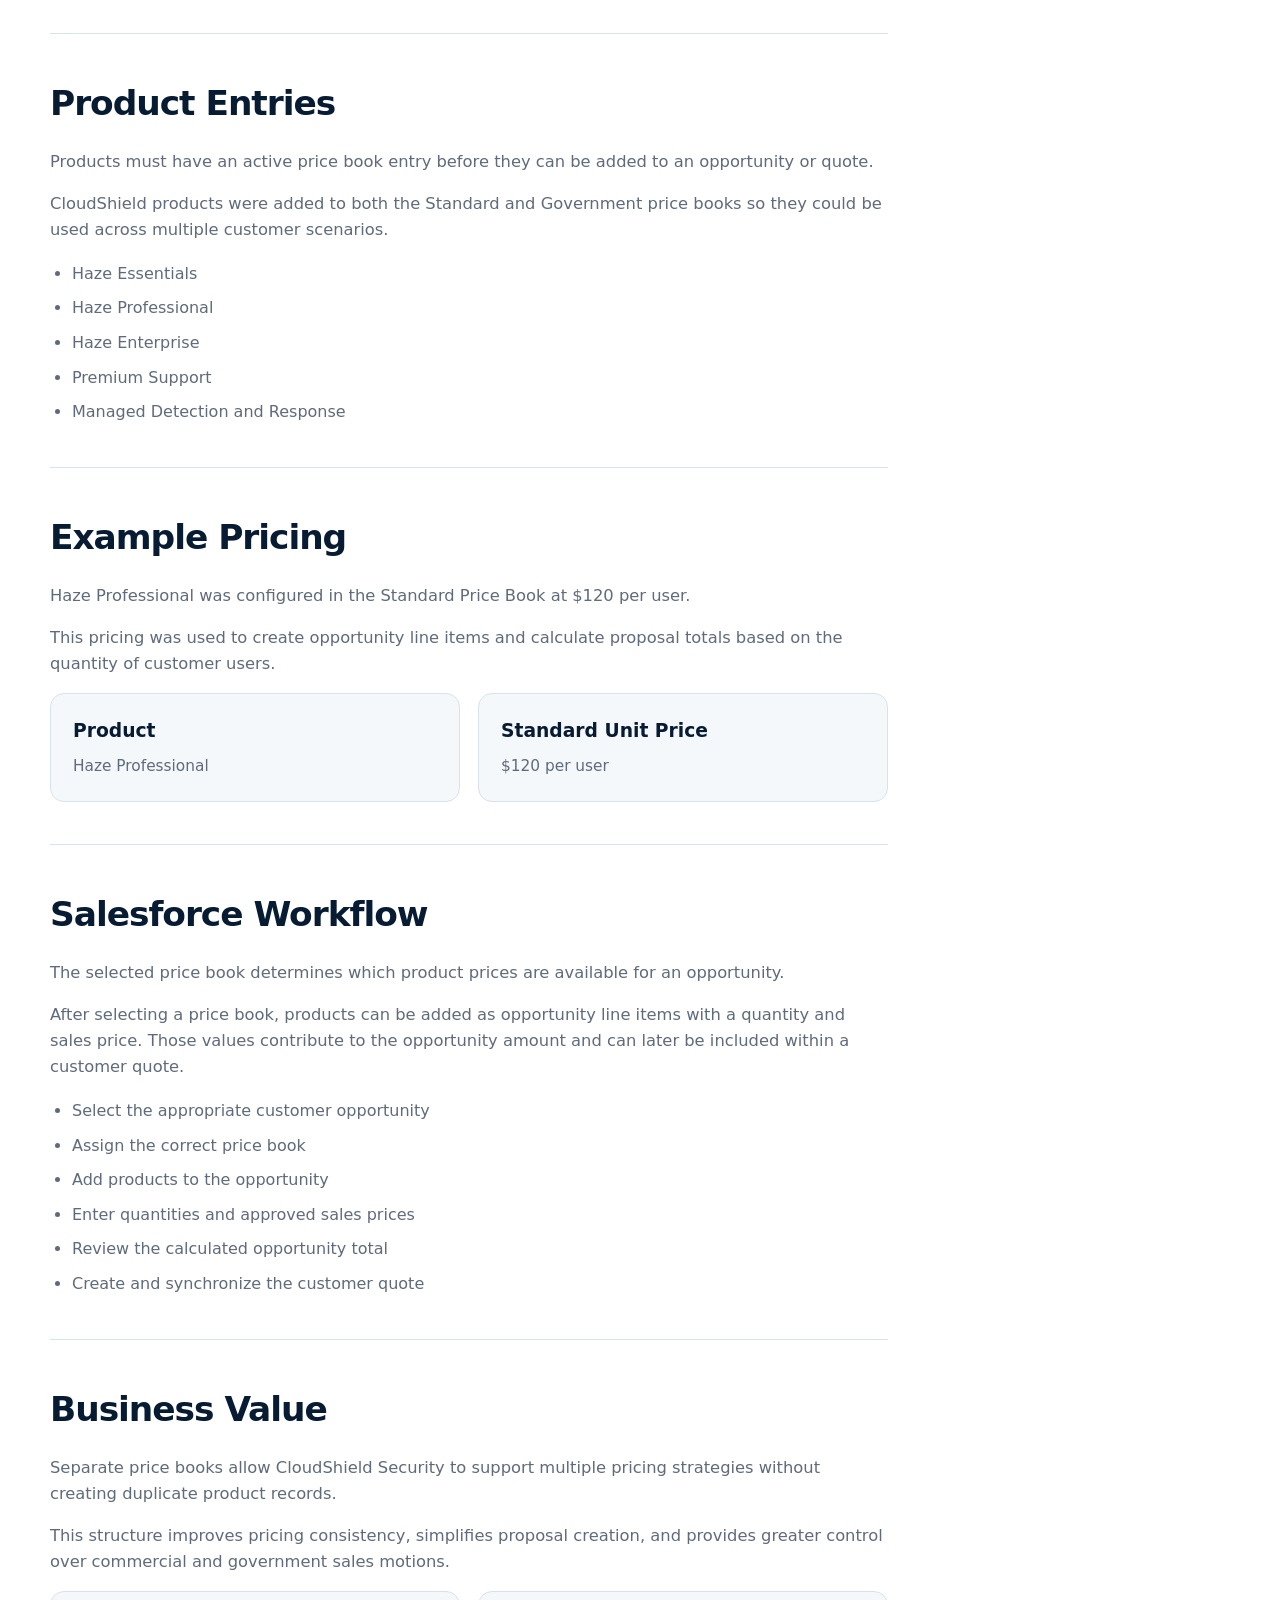
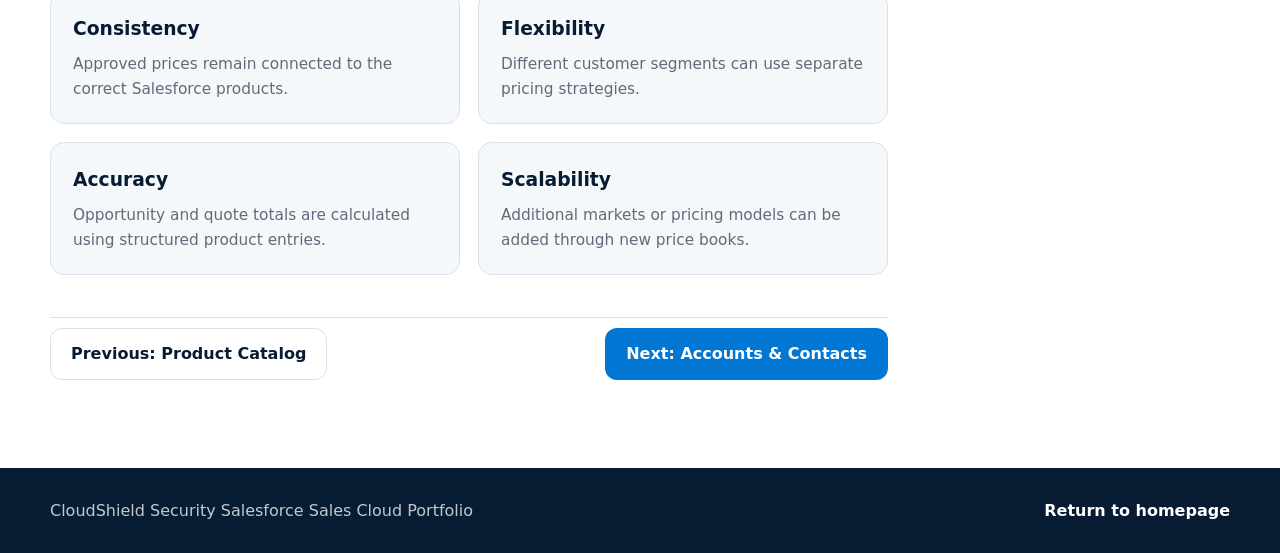
<file: pages/price-books.html>
<!DOCTYPE html>
<html lang="en">
<head>
    <meta charset="UTF-8">
    <meta name="viewport" content="width=device-width, initial-scale=1.0">

    <title>Price Books | CloudShield Security</title>

    <meta
        name="description"
        content="Price book structure for the CloudShield Security Salesforce Sales Cloud portfolio."
    >

    <link rel="stylesheet" href="../styles.css">
</head>

<body>
    <header class="site-header">
        <nav class="nav-container">
            <a class="site-name" href="../index.html">
                CloudShield Security
            </a>

            <button
                class="menu-button"
                type="button"
                aria-label="Open navigation menu"
                aria-expanded="false"
            >
                Menu
            </button>

            <div class="nav-links">
                <a href="../index.html">Home</a>
                <a href="../index.html#overview">Overview</a>
                <a href="../index.html#documentation">Documentation</a>
                <a href="../index.html#screenshots">Screenshots</a>
                <a href="../index.html#skills">Skills</a>
            </div>
        </nav>
    </header>

    <main>
        <section class="page-hero">
            <div class="section-container">
                <p class="eyebrow">Project Documentation</p>

                <h1>Price Books</h1>

                <p>
                    An overview of the Standard and Government price books used
                    to support consistent pricing across CloudShield Security
                    opportunities and customer quotes.
                </p>
            </div>
        </section>

        <section class="section">
            <div class="section-container document-layout">
                <article class="document-content">
                    <section class="document-section">
                        <h2>Price Book Overview</h2>

                        <p>
                            Salesforce Price Books organize the prices available
                            for CloudShield Security products and services.
                        </p>

                        <p>
                            Each price book contains product entries that can be
                            selected when creating opportunity products and quote
                            line items.
                        </p>

                        <p>
                            This structure helps ensure that sales representatives
                            use approved pricing based on the customer type and
                            sales scenario.
                        </p>
                    </section>

                    <section class="document-section">
                        <h2>Standard Price Book</h2>

                        <p>
                            The Standard Price Book supports commercial customer
                            opportunities across healthcare, education,
                            manufacturing, and other private-sector industries.
                        </p>

                        <p>
                            It serves as the primary pricing source for standard
                            CloudShield subscriptions, support packages, and
                            managed services.
                        </p>

                        <div class="information-grid">
                            <article class="information-card">
                                <h3>Customer Type</h3>
                                <p>
                                    Commercial and non-government organizations.
                                </p>
                            </article>

                            <article class="information-card">
                                <h3>Primary Use</h3>
                                <p>
                                    Standard opportunities, proposals, expansions,
                                    and renewals.
                                </p>
                            </article>
                        </div>
                    </section>

                    <section class="document-section">
                        <h2>Government Price Book</h2>

                        <p>
                            The Government Price Book supports public-sector
                            customers and government cybersecurity initiatives.
                        </p>

                        <p>
                            It allows CloudShield Security to maintain separate
                            pricing for government opportunities while using the
                            same underlying product catalog.
                        </p>

                        <div class="information-grid">
                            <article class="information-card">
                                <h3>Customer Type</h3>
                                <p>
                                    Federal, state, local, and public-sector
                                    organizations.
                                </p>
                            </article>

                            <article class="information-card">
                                <h3>Primary Use</h3>
                                <p>
                                    Government proposals, modernization projects,
                                    and public-sector agreements.
                                </p>
                            </article>
                        </div>
                    </section>

                    <section class="document-section">
                        <h2>Product Entries</h2>

                        <p>
                            Products must have an active price book entry before
                            they can be added to an opportunity or quote.
                        </p>

                        <p>
                            CloudShield products were added to both the Standard
                            and Government price books so they could be used
                            across multiple customer scenarios.
                        </p>

                        <ul>
                            <li>Haze Essentials</li>
                            <li>Haze Professional</li>
                            <li>Haze Enterprise</li>
                            <li>Premium Support</li>
                            <li>Managed Detection and Response</li>
                        </ul>
                    </section>

                    <section class="document-section">
                        <h2>Example Pricing</h2>

                        <p>
                            Haze Professional was configured in the Standard
                            Price Book at $120 per user.
                        </p>

                        <p>
                            This pricing was used to create opportunity line
                            items and calculate proposal totals based on the
                            quantity of customer users.
                        </p>

                        <div class="information-grid">
                            <article class="information-card">
                                <h3>Product</h3>
                                <p>Haze Professional</p>
                            </article>

                            <article class="information-card">
                                <h3>Standard Unit Price</h3>
                                <p>$120 per user</p>
                            </article>
                        </div>
                    </section>

                    <section class="document-section">
                        <h2>Salesforce Workflow</h2>

                        <p>
                            The selected price book determines which product
                            prices are available for an opportunity.
                        </p>

                        <p>
                            After selecting a price book, products can be added
                            as opportunity line items with a quantity and sales
                            price. Those values contribute to the opportunity
                            amount and can later be included within a customer
                            quote.
                        </p>

                        <ul>
                            <li>Select the appropriate customer opportunity</li>
                            <li>Assign the correct price book</li>
                            <li>Add products to the opportunity</li>
                            <li>Enter quantities and approved sales prices</li>
                            <li>Review the calculated opportunity total</li>
                            <li>Create and synchronize the customer quote</li>
                        </ul>
                    </section>

                    <section class="document-section">
                        <h2>Business Value</h2>

                        <p>
                            Separate price books allow CloudShield Security to
                            support multiple pricing strategies without creating
                            duplicate product records.
                        </p>

                        <p>
                            This structure improves pricing consistency,
                            simplifies proposal creation, and provides greater
                            control over commercial and government sales motions.
                        </p>

                        <div class="information-grid">
                            <article class="information-card">
                                <h3>Consistency</h3>
                                <p>
                                    Approved prices remain connected to the
                                    correct Salesforce products.
                                </p>
                            </article>

                            <article class="information-card">
                                <h3>Flexibility</h3>
                                <p>
                                    Different customer segments can use separate
                                    pricing strategies.
                                </p>
                            </article>

                            <article class="information-card">
                                <h3>Accuracy</h3>
                                <p>
                                    Opportunity and quote totals are calculated
                                    using structured product entries.
                                </p>
                            </article>

                            <article class="information-card">
                                <h3>Scalability</h3>
                                <p>
                                    Additional markets or pricing models can be
                                    added through new price books.
                                </p>
                            </article>
                        </div>
                    </section>

                    <div class="document-navigation">
                        <a
                            class="button secondary-page-button"
                            href="product-catalog.html"
                        >
                            Previous: Product Catalog
                        </a>

                        <a
                            class="button primary-button"
                            href="accounts-contacts.html"
                        >
                            Next: Accounts &amp; Contacts
                        </a>
                    </div>
                </article>

                <aside class="document-sidebar">
                    <div class="sidebar-card">
                        <p class="sidebar-label">Document</p>
                        <h2>Price Books</h2>

                        <ul>
                            <li>Standard Price Book</li>
                            <li>Government Price Book</li>
                            <li>Product entries</li>
                            <li>Example pricing</li>
                            <li>Salesforce workflow</li>
                            <li>Business value</li>
                        </ul>
                    </div>

                    <div class="sidebar-card">
                        <p class="sidebar-label">Configured Price Books</p>
                        <h2>Two Pricing Models</h2>

                        <p>
                            Standard pricing for commercial customers and a
                            separate government pricing structure.
                        </p>
                    </div>
                </aside>
            </div>
        </section>
    </main>

    <footer class="site-footer">
        <div class="section-container footer-content">
            <p>CloudShield Security Salesforce Sales Cloud Portfolio</p>

            <a href="../index.html">
                Return to homepage
            </a>
        </div>
    </footer>

    <script src="../script.js"></script>
</body>
</html>
</file>
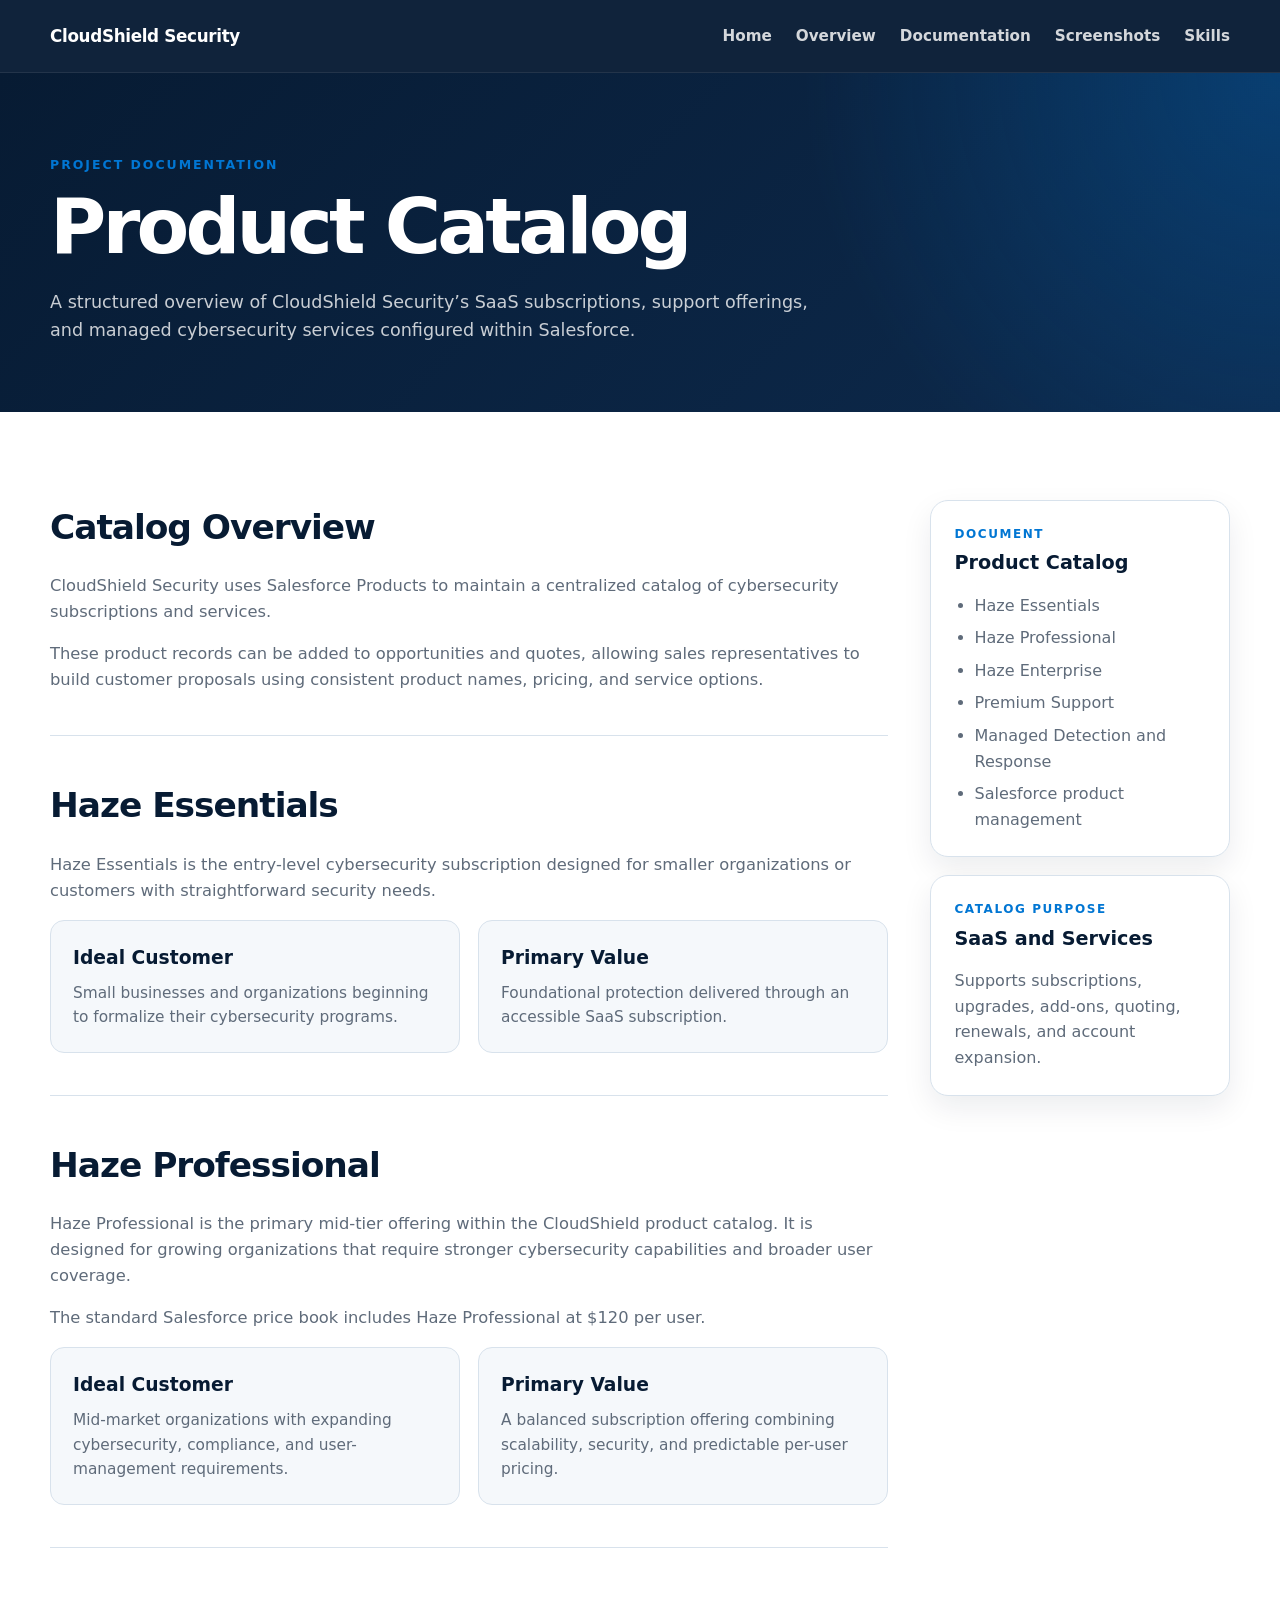
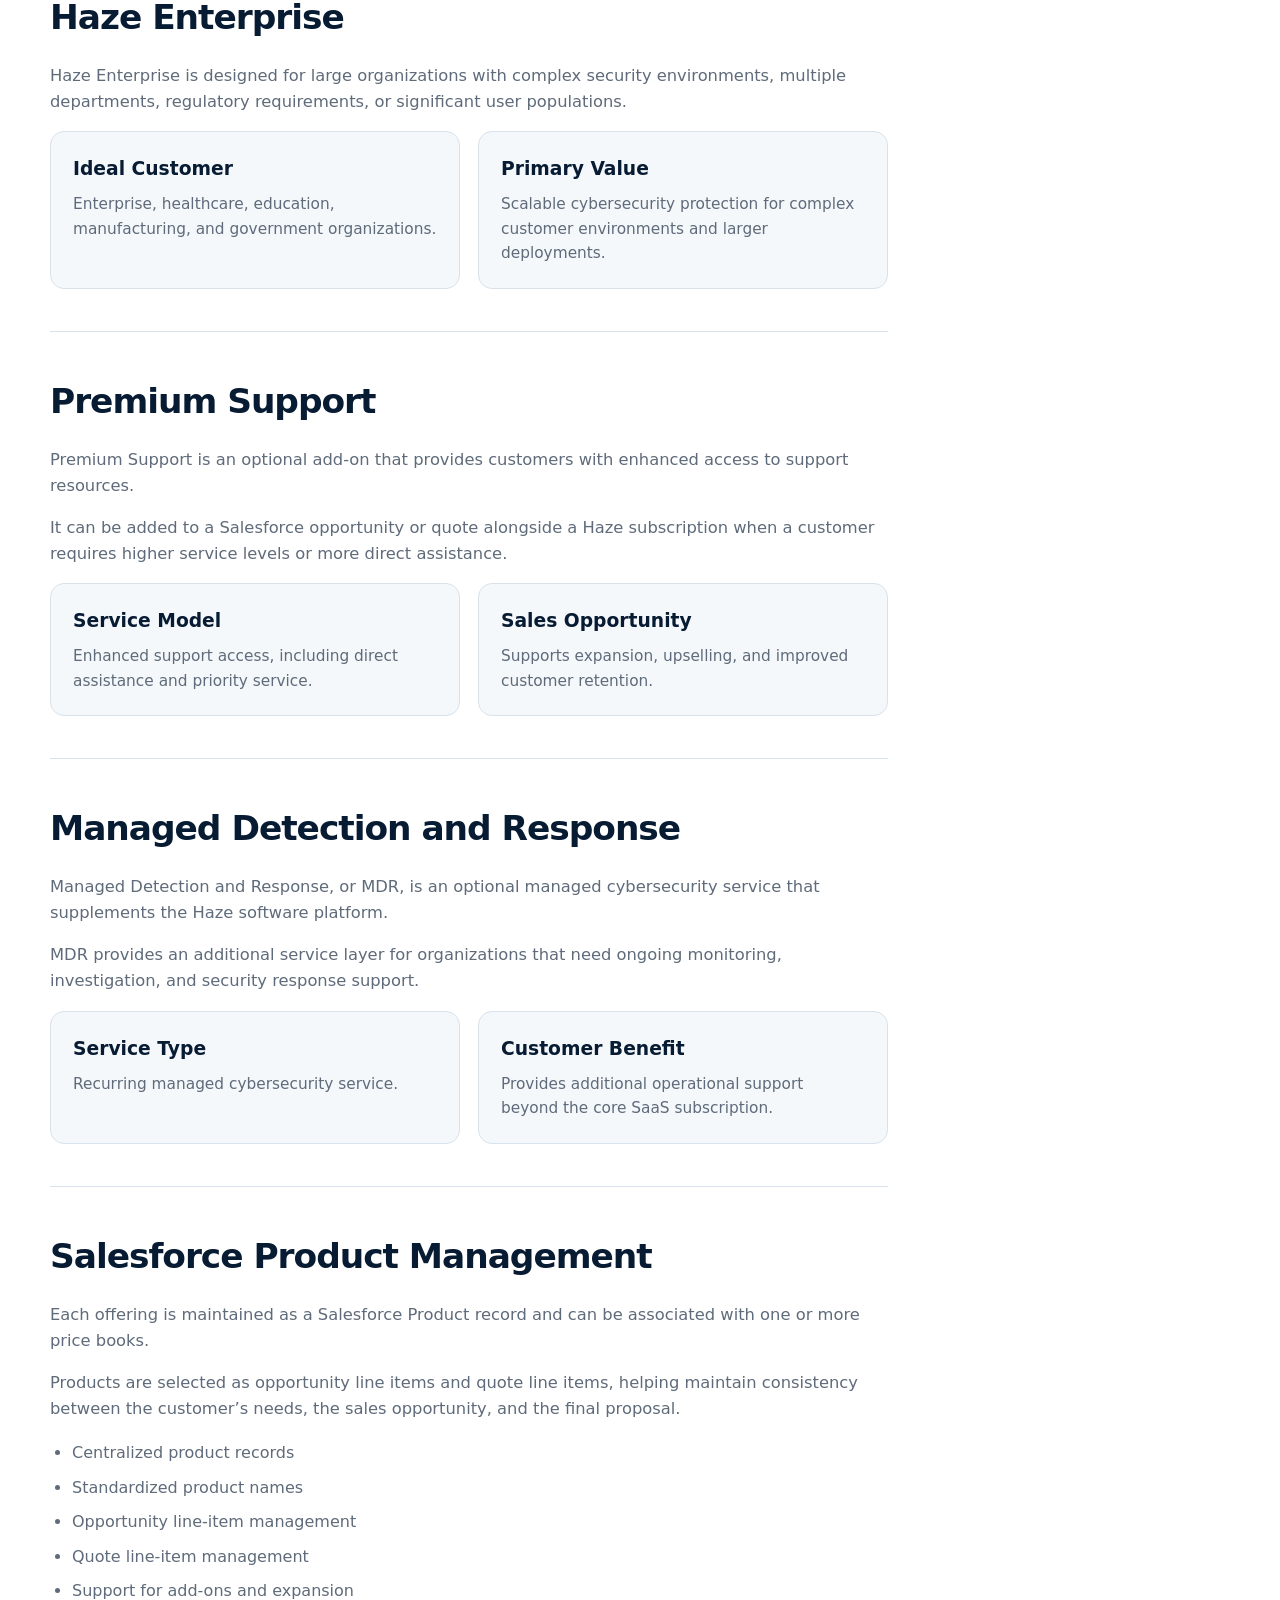
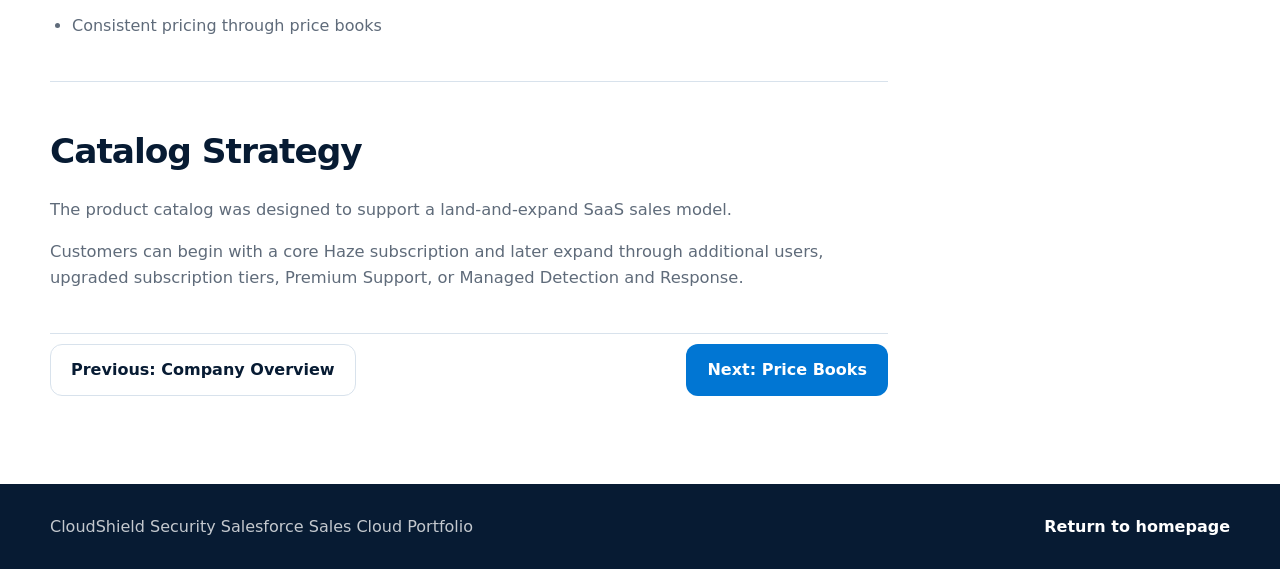
<file: pages/product-catalog.html>
<!DOCTYPE html>
<html lang="en">
<head>
    <meta charset="UTF-8">
    <meta name="viewport" content="width=device-width, initial-scale=1.0">

    <title>Product Catalog | CloudShield Security</title>

    <meta
        name="description"
        content="Product catalog for the CloudShield Security Salesforce Sales Cloud portfolio."
    >

    <link rel="stylesheet" href="../styles.css">
</head>

<body>
    <header class="site-header">
        <nav class="nav-container">
            <a class="site-name" href="../index.html">
                CloudShield Security
            </a>

            <button
                class="menu-button"
                type="button"
                aria-label="Open navigation menu"
                aria-expanded="false"
            >
                Menu
            </button>

            <div class="nav-links">
                <a href="../index.html">Home</a>
                <a href="../index.html#overview">Overview</a>
                <a href="../index.html#documentation">Documentation</a>
                <a href="../index.html#screenshots">Screenshots</a>
                <a href="../index.html#skills">Skills</a>
            </div>
        </nav>
    </header>

    <main>
        <section class="page-hero">
            <div class="section-container">
                <p class="eyebrow">Project Documentation</p>

                <h1>Product Catalog</h1>

                <p>
                    A structured overview of CloudShield Security’s SaaS
                    subscriptions, support offerings, and managed cybersecurity
                    services configured within Salesforce.
                </p>
            </div>
        </section>

        <section class="section">
            <div class="section-container document-layout">
                <article class="document-content">
                    <section class="document-section">
                        <h2>Catalog Overview</h2>

                        <p>
                            CloudShield Security uses Salesforce Products to
                            maintain a centralized catalog of cybersecurity
                            subscriptions and services.
                        </p>

                        <p>
                            These product records can be added to opportunities
                            and quotes, allowing sales representatives to build
                            customer proposals using consistent product names,
                            pricing, and service options.
                        </p>
                    </section>

                    <section class="document-section">
                        <h2>Haze Essentials</h2>

                        <p>
                            Haze Essentials is the entry-level cybersecurity
                            subscription designed for smaller organizations or
                            customers with straightforward security needs.
                        </p>

                        <div class="information-grid">
                            <article class="information-card">
                                <h3>Ideal Customer</h3>
                                <p>
                                    Small businesses and organizations beginning
                                    to formalize their cybersecurity programs.
                                </p>
                            </article>

                            <article class="information-card">
                                <h3>Primary Value</h3>
                                <p>
                                    Foundational protection delivered through an
                                    accessible SaaS subscription.
                                </p>
                            </article>
                        </div>
                    </section>

                    <section class="document-section">
                        <h2>Haze Professional</h2>

                        <p>
                            Haze Professional is the primary mid-tier offering
                            within the CloudShield product catalog. It is designed
                            for growing organizations that require stronger
                            cybersecurity capabilities and broader user coverage.
                        </p>

                        <p>
                            The standard Salesforce price book includes Haze
                            Professional at $120 per user.
                        </p>

                        <div class="information-grid">
                            <article class="information-card">
                                <h3>Ideal Customer</h3>
                                <p>
                                    Mid-market organizations with expanding
                                    cybersecurity, compliance, and user-management
                                    requirements.
                                </p>
                            </article>

                            <article class="information-card">
                                <h3>Primary Value</h3>
                                <p>
                                    A balanced subscription offering combining
                                    scalability, security, and predictable
                                    per-user pricing.
                                </p>
                            </article>
                        </div>
                    </section>

                    <section class="document-section">
                        <h2>Haze Enterprise</h2>

                        <p>
                            Haze Enterprise is designed for large organizations
                            with complex security environments, multiple
                            departments, regulatory requirements, or significant
                            user populations.
                        </p>

                        <div class="information-grid">
                            <article class="information-card">
                                <h3>Ideal Customer</h3>
                                <p>
                                    Enterprise, healthcare, education,
                                    manufacturing, and government organizations.
                                </p>
                            </article>

                            <article class="information-card">
                                <h3>Primary Value</h3>
                                <p>
                                    Scalable cybersecurity protection for complex
                                    customer environments and larger deployments.
                                </p>
                            </article>
                        </div>
                    </section>

                    <section class="document-section">
                        <h2>Premium Support</h2>

                        <p>
                            Premium Support is an optional add-on that provides
                            customers with enhanced access to support resources.
                        </p>

                        <p>
                            It can be added to a Salesforce opportunity or quote
                            alongside a Haze subscription when a customer requires
                            higher service levels or more direct assistance.
                        </p>

                        <div class="information-grid">
                            <article class="information-card">
                                <h3>Service Model</h3>
                                <p>
                                    Enhanced support access, including direct
                                    assistance and priority service.
                                </p>
                            </article>

                            <article class="information-card">
                                <h3>Sales Opportunity</h3>
                                <p>
                                    Supports expansion, upselling, and improved
                                    customer retention.
                                </p>
                            </article>
                        </div>
                    </section>

                    <section class="document-section">
                        <h2>Managed Detection and Response</h2>

                        <p>
                            Managed Detection and Response, or MDR, is an optional
                            managed cybersecurity service that supplements the
                            Haze software platform.
                        </p>

                        <p>
                            MDR provides an additional service layer for
                            organizations that need ongoing monitoring,
                            investigation, and security response support.
                        </p>

                        <div class="information-grid">
                            <article class="information-card">
                                <h3>Service Type</h3>
                                <p>
                                    Recurring managed cybersecurity service.
                                </p>
                            </article>

                            <article class="information-card">
                                <h3>Customer Benefit</h3>
                                <p>
                                    Provides additional operational support beyond
                                    the core SaaS subscription.
                                </p>
                            </article>
                        </div>
                    </section>

                    <section class="document-section">
                        <h2>Salesforce Product Management</h2>

                        <p>
                            Each offering is maintained as a Salesforce Product
                            record and can be associated with one or more price
                            books.
                        </p>

                        <p>
                            Products are selected as opportunity line items and
                            quote line items, helping maintain consistency between
                            the customer’s needs, the sales opportunity, and the
                            final proposal.
                        </p>

                        <ul>
                            <li>Centralized product records</li>
                            <li>Standardized product names</li>
                            <li>Opportunity line-item management</li>
                            <li>Quote line-item management</li>
                            <li>Support for add-ons and expansion</li>
                            <li>Consistent pricing through price books</li>
                        </ul>
                    </section>

                    <section class="document-section">
                        <h2>Catalog Strategy</h2>

                        <p>
                            The product catalog was designed to support a
                            land-and-expand SaaS sales model.
                        </p>

                        <p>
                            Customers can begin with a core Haze subscription and
                            later expand through additional users, upgraded
                            subscription tiers, Premium Support, or Managed
                            Detection and Response.
                        </p>
                    </section>

                    <div class="document-navigation">
                        <a
                            class="button secondary-page-button"
                            href="company-overview.html"
                        >
                            Previous: Company Overview
                        </a>

                        <a
                            class="button primary-button"
                            href="price-books.html"
                        >
                            Next: Price Books
                        </a>
                    </div>
                </article>

                <aside class="document-sidebar">
                    <div class="sidebar-card">
                        <p class="sidebar-label">Document</p>
                        <h2>Product Catalog</h2>

                        <ul>
                            <li>Haze Essentials</li>
                            <li>Haze Professional</li>
                            <li>Haze Enterprise</li>
                            <li>Premium Support</li>
                            <li>Managed Detection and Response</li>
                            <li>Salesforce product management</li>
                        </ul>
                    </div>

                    <div class="sidebar-card">
                        <p class="sidebar-label">Catalog Purpose</p>
                        <h2>SaaS and Services</h2>

                        <p>
                            Supports subscriptions, upgrades, add-ons, quoting,
                            renewals, and account expansion.
                        </p>
                    </div>
                </aside>
            </div>
        </section>
    </main>

    <footer class="site-footer">
        <div class="section-container footer-content">
            <p>CloudShield Security Salesforce Sales Cloud Portfolio</p>

            <a href="../index.html">
                Return to homepage
            </a>
        </div>
    </footer>

    <script src="../script.js"></script>
</body>
</html>
</file>
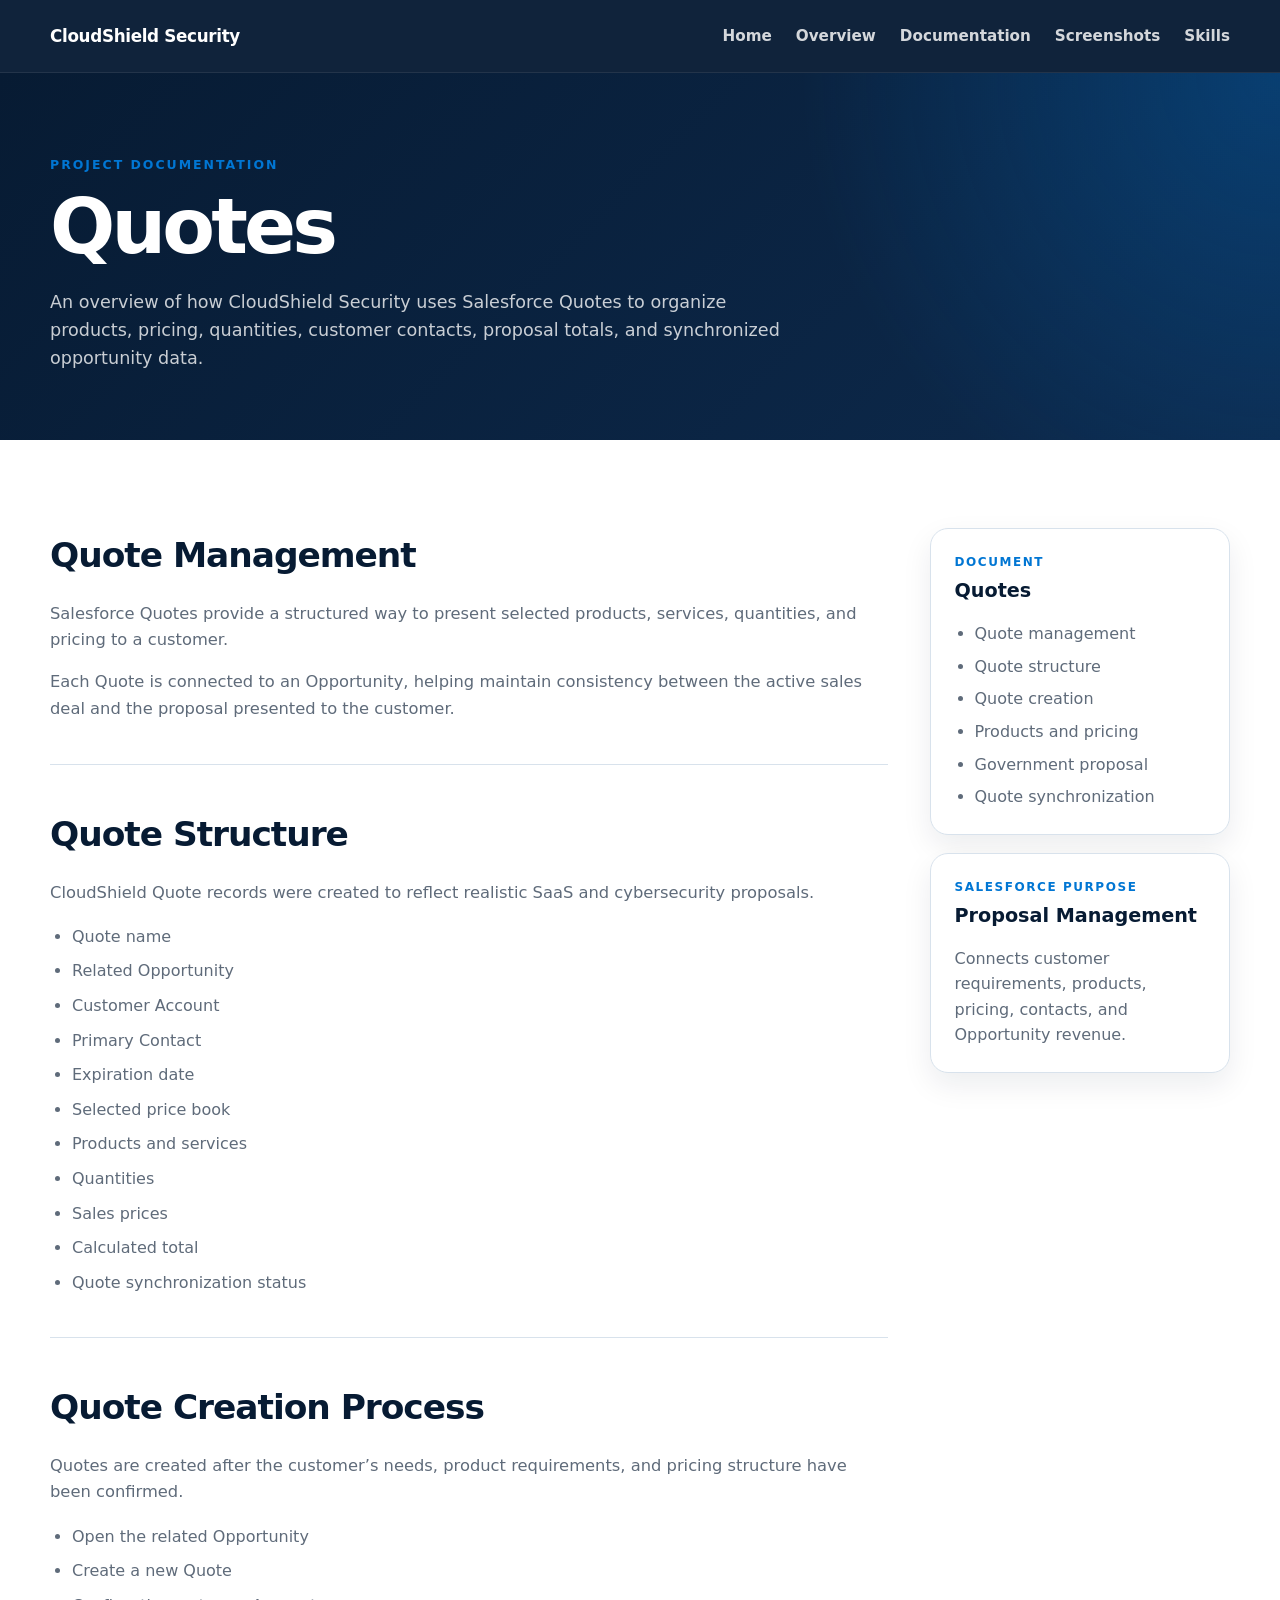
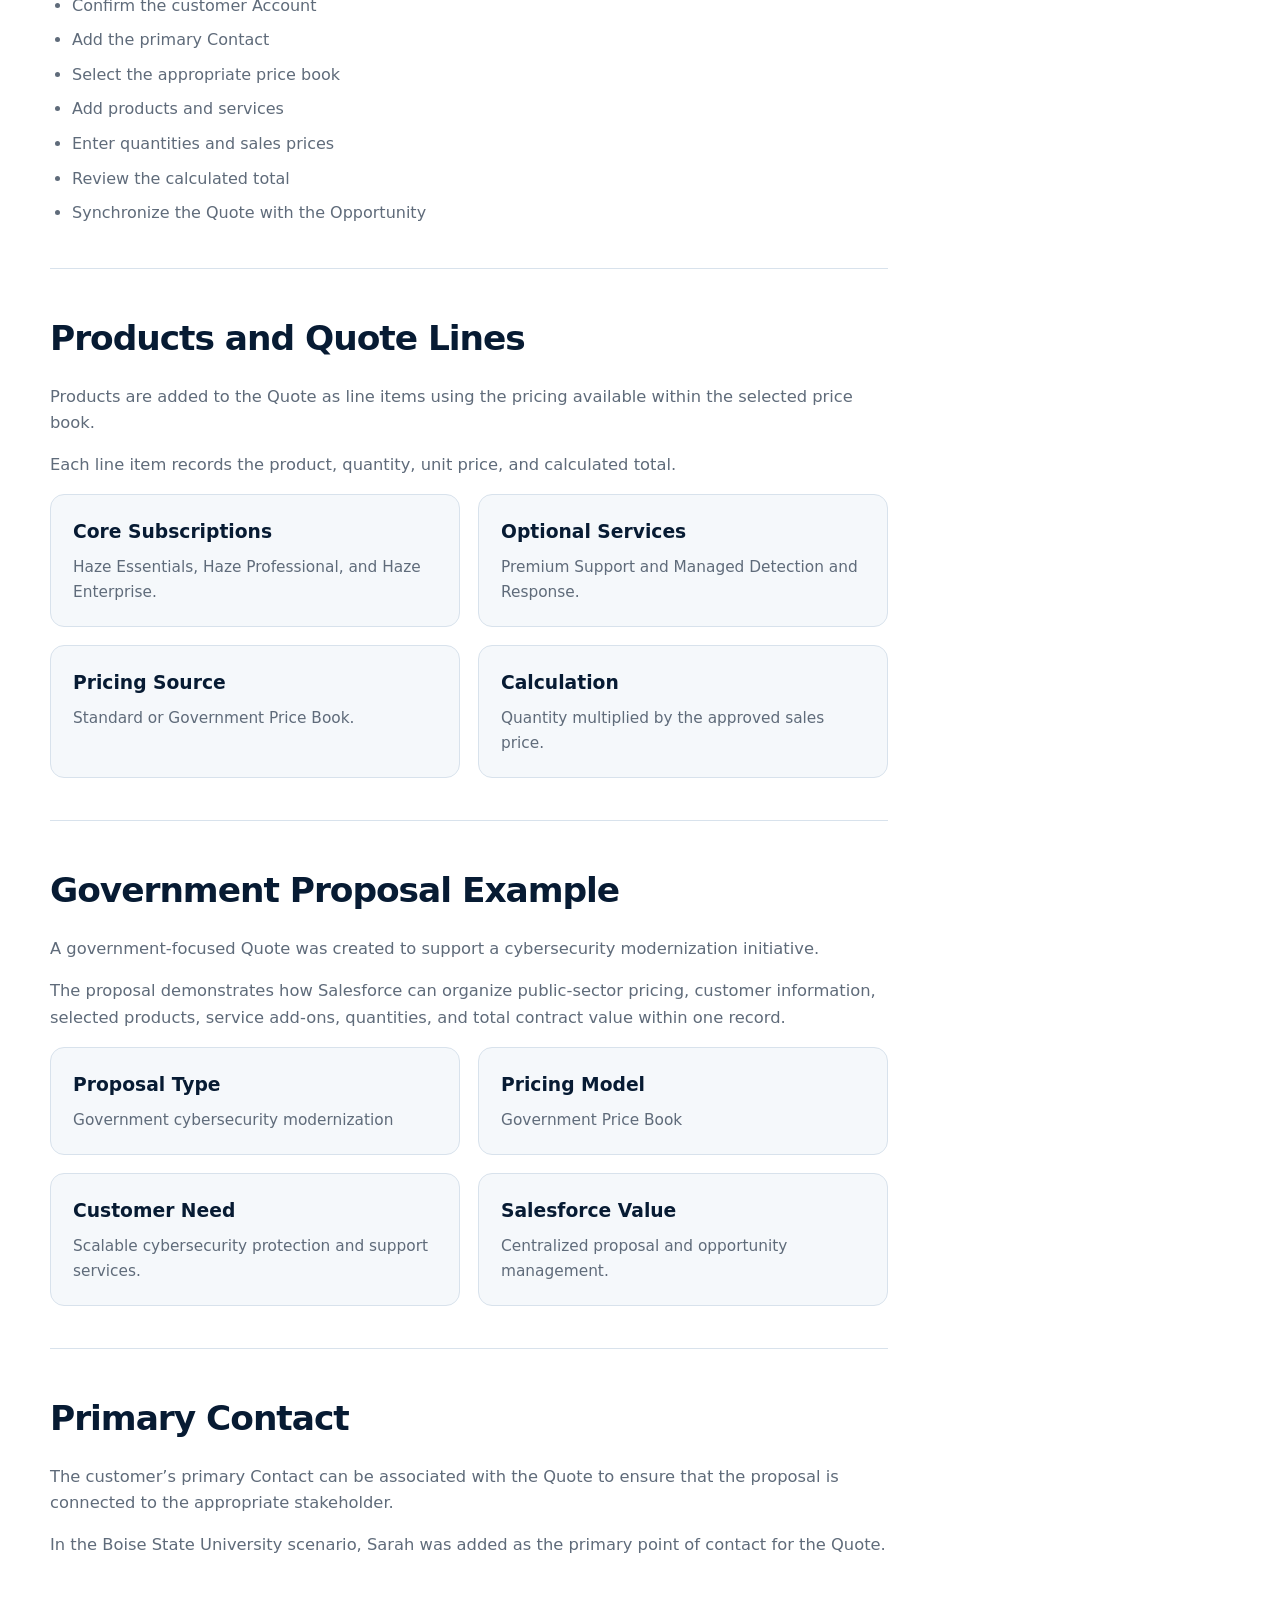
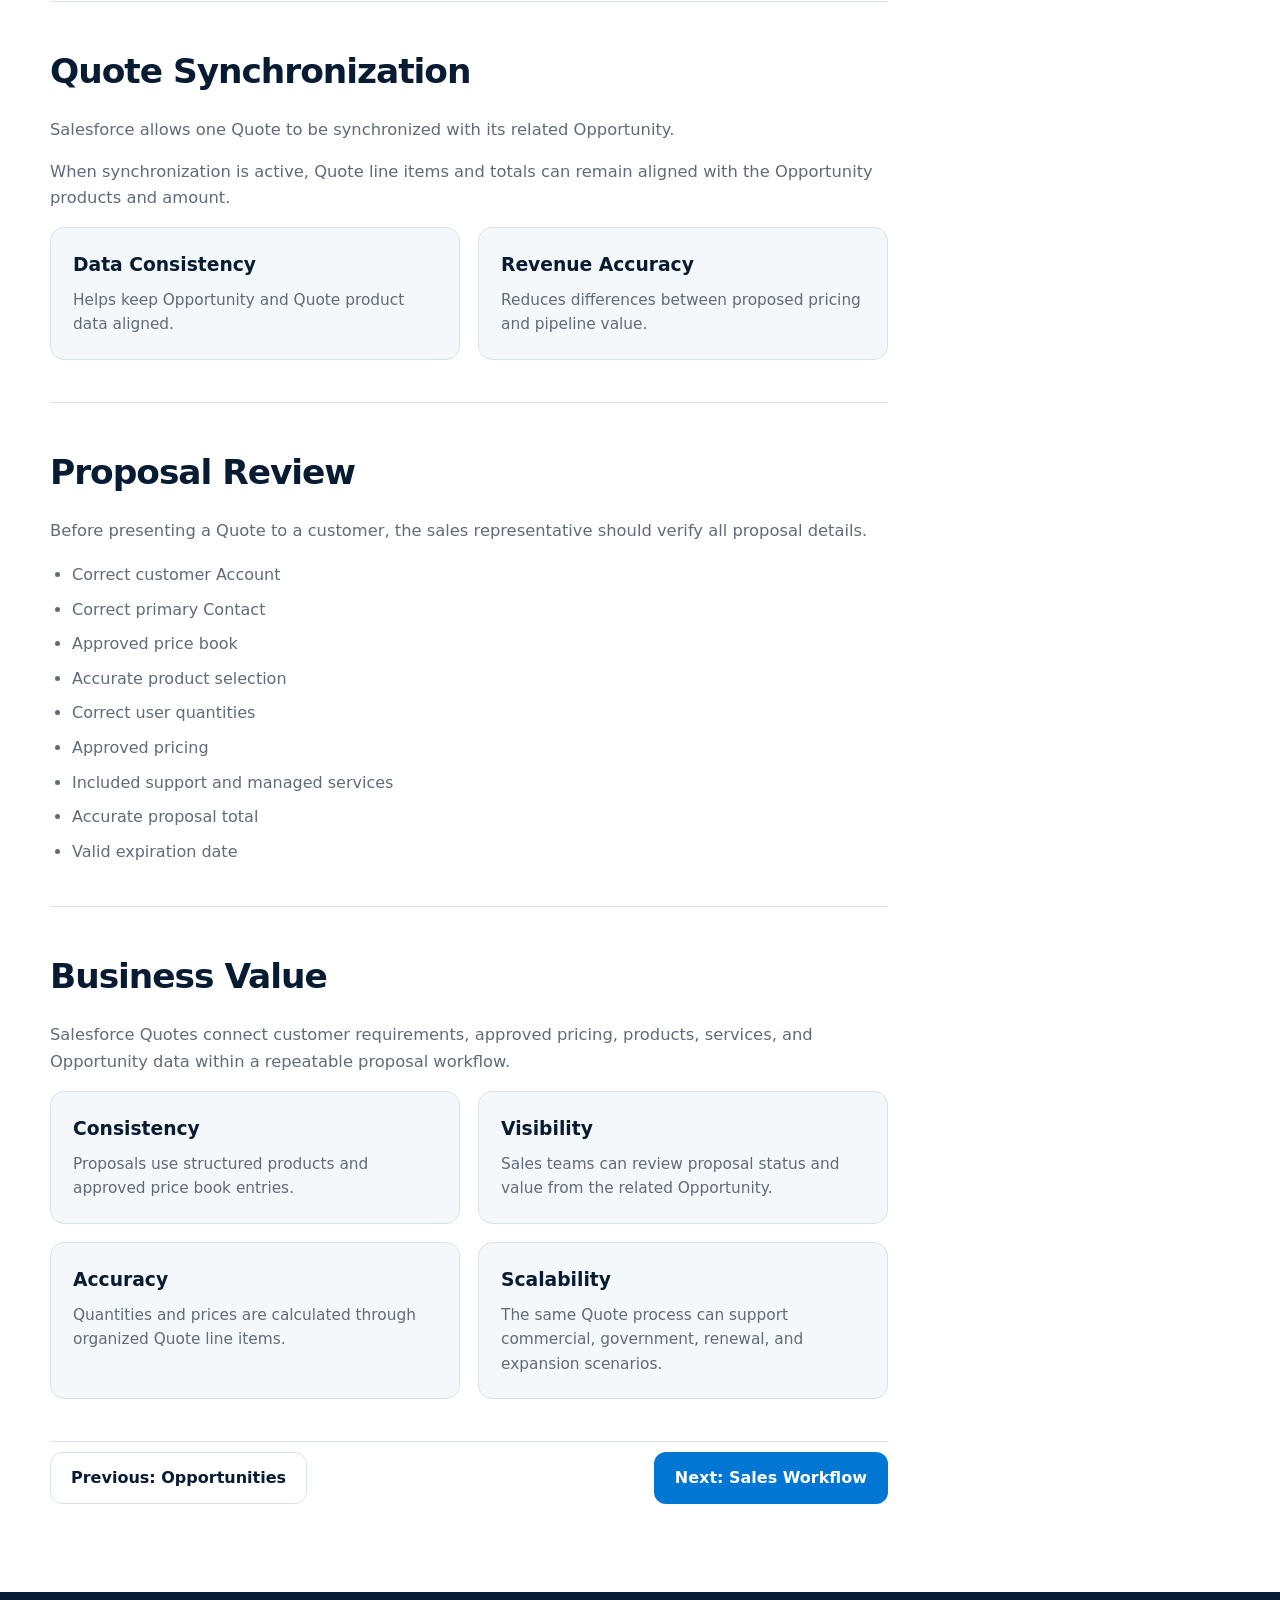
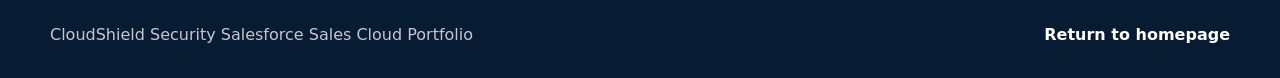
<file: pages/quotes.html>
<!DOCTYPE html>
<html lang="en">
<head>
    <meta charset="UTF-8">
    <meta name="viewport" content="width=device-width, initial-scale=1.0">

    <title>Quotes | CloudShield Security</title>

    <meta
        name="description"
        content="Quote management documentation for the CloudShield Security Salesforce Sales Cloud portfolio."
    >

    <link rel="stylesheet" href="../styles.css">
</head>

<body>
    <header class="site-header">
        <nav class="nav-container">
            <a class="site-name" href="../index.html">
                CloudShield Security
            </a>

            <button
                class="menu-button"
                type="button"
                aria-label="Open navigation menu"
                aria-expanded="false"
            >
                Menu
            </button>

            <div class="nav-links">
                <a href="../index.html">Home</a>
                <a href="../index.html#overview">Overview</a>
                <a href="../index.html#documentation">Documentation</a>
                <a href="../index.html#screenshots">Screenshots</a>
                <a href="../index.html#skills">Skills</a>
            </div>
        </nav>
    </header>

    <main>
        <section class="page-hero">
            <div class="section-container">
                <p class="eyebrow">Project Documentation</p>

                <h1>Quotes</h1>

                <p>
                    An overview of how CloudShield Security uses Salesforce
                    Quotes to organize products, pricing, quantities, customer
                    contacts, proposal totals, and synchronized opportunity data.
                </p>
            </div>
        </section>

        <section class="section">
            <div class="section-container document-layout">
                <article class="document-content">
                    <section class="document-section">
                        <h2>Quote Management</h2>

                        <p>
                            Salesforce Quotes provide a structured way to present
                            selected products, services, quantities, and pricing
                            to a customer.
                        </p>

                        <p>
                            Each Quote is connected to an Opportunity, helping
                            maintain consistency between the active sales deal
                            and the proposal presented to the customer.
                        </p>
                    </section>

                    <section class="document-section">
                        <h2>Quote Structure</h2>

                        <p>
                            CloudShield Quote records were created to reflect
                            realistic SaaS and cybersecurity proposals.
                        </p>

                        <ul>
                            <li>Quote name</li>
                            <li>Related Opportunity</li>
                            <li>Customer Account</li>
                            <li>Primary Contact</li>
                            <li>Expiration date</li>
                            <li>Selected price book</li>
                            <li>Products and services</li>
                            <li>Quantities</li>
                            <li>Sales prices</li>
                            <li>Calculated total</li>
                            <li>Quote synchronization status</li>
                        </ul>
                    </section>

                    <section class="document-section">
                        <h2>Quote Creation Process</h2>

                        <p>
                            Quotes are created after the customer’s needs,
                            product requirements, and pricing structure have been
                            confirmed.
                        </p>

                        <ul>
                            <li>Open the related Opportunity</li>
                            <li>Create a new Quote</li>
                            <li>Confirm the customer Account</li>
                            <li>Add the primary Contact</li>
                            <li>Select the appropriate price book</li>
                            <li>Add products and services</li>
                            <li>Enter quantities and sales prices</li>
                            <li>Review the calculated total</li>
                            <li>Synchronize the Quote with the Opportunity</li>
                        </ul>
                    </section>

                    <section class="document-section">
                        <h2>Products and Quote Lines</h2>

                        <p>
                            Products are added to the Quote as line items using
                            the pricing available within the selected price book.
                        </p>

                        <p>
                            Each line item records the product, quantity, unit
                            price, and calculated total.
                        </p>

                        <div class="information-grid">
                            <article class="information-card">
                                <h3>Core Subscriptions</h3>
                                <p>
                                    Haze Essentials, Haze Professional, and Haze
                                    Enterprise.
                                </p>
                            </article>

                            <article class="information-card">
                                <h3>Optional Services</h3>
                                <p>
                                    Premium Support and Managed Detection and
                                    Response.
                                </p>
                            </article>

                            <article class="information-card">
                                <h3>Pricing Source</h3>
                                <p>
                                    Standard or Government Price Book.
                                </p>
                            </article>

                            <article class="information-card">
                                <h3>Calculation</h3>
                                <p>
                                    Quantity multiplied by the approved sales
                                    price.
                                </p>
                            </article>
                        </div>
                    </section>

                    <section class="document-section">
                        <h2>Government Proposal Example</h2>

                        <p>
                            A government-focused Quote was created to support a
                            cybersecurity modernization initiative.
                        </p>

                        <p>
                            The proposal demonstrates how Salesforce can organize
                            public-sector pricing, customer information, selected
                            products, service add-ons, quantities, and total
                            contract value within one record.
                        </p>

                        <div class="information-grid">
                            <article class="information-card">
                                <h3>Proposal Type</h3>
                                <p>Government cybersecurity modernization</p>
                            </article>

                            <article class="information-card">
                                <h3>Pricing Model</h3>
                                <p>Government Price Book</p>
                            </article>

                            <article class="information-card">
                                <h3>Customer Need</h3>
                                <p>
                                    Scalable cybersecurity protection and support
                                    services.
                                </p>
                            </article>

                            <article class="information-card">
                                <h3>Salesforce Value</h3>
                                <p>
                                    Centralized proposal and opportunity
                                    management.
                                </p>
                            </article>
                        </div>
                    </section>

                    <section class="document-section">
                        <h2>Primary Contact</h2>

                        <p>
                            The customer’s primary Contact can be associated with
                            the Quote to ensure that the proposal is connected to
                            the appropriate stakeholder.
                        </p>

                        <p>
                            In the Boise State University scenario, Sarah was
                            added as the primary point of contact for the Quote.
                        </p>
                    </section>

                    <section class="document-section">
                        <h2>Quote Synchronization</h2>

                        <p>
                            Salesforce allows one Quote to be synchronized with
                            its related Opportunity.
                        </p>

                        <p>
                            When synchronization is active, Quote line items and
                            totals can remain aligned with the Opportunity
                            products and amount.
                        </p>

                        <div class="information-grid">
                            <article class="information-card">
                                <h3>Data Consistency</h3>
                                <p>
                                    Helps keep Opportunity and Quote product data
                                    aligned.
                                </p>
                            </article>

                            <article class="information-card">
                                <h3>Revenue Accuracy</h3>
                                <p>
                                    Reduces differences between proposed pricing
                                    and pipeline value.
                                </p>
                            </article>
                        </div>
                    </section>

                    <section class="document-section">
                        <h2>Proposal Review</h2>

                        <p>
                            Before presenting a Quote to a customer, the sales
                            representative should verify all proposal details.
                        </p>

                        <ul>
                            <li>Correct customer Account</li>
                            <li>Correct primary Contact</li>
                            <li>Approved price book</li>
                            <li>Accurate product selection</li>
                            <li>Correct user quantities</li>
                            <li>Approved pricing</li>
                            <li>Included support and managed services</li>
                            <li>Accurate proposal total</li>
                            <li>Valid expiration date</li>
                        </ul>
                    </section>

                    <section class="document-section">
                        <h2>Business Value</h2>

                        <p>
                            Salesforce Quotes connect customer requirements,
                            approved pricing, products, services, and Opportunity
                            data within a repeatable proposal workflow.
                        </p>

                        <div class="information-grid">
                            <article class="information-card">
                                <h3>Consistency</h3>
                                <p>
                                    Proposals use structured products and approved
                                    price book entries.
                                </p>
                            </article>

                            <article class="information-card">
                                <h3>Visibility</h3>
                                <p>
                                    Sales teams can review proposal status and
                                    value from the related Opportunity.
                                </p>
                            </article>

                            <article class="information-card">
                                <h3>Accuracy</h3>
                                <p>
                                    Quantities and prices are calculated through
                                    organized Quote line items.
                                </p>
                            </article>

                            <article class="information-card">
                                <h3>Scalability</h3>
                                <p>
                                    The same Quote process can support commercial,
                                    government, renewal, and expansion scenarios.
                                </p>
                            </article>
                        </div>
                    </section>

                    <div class="document-navigation">
                        <a
                            class="button secondary-page-button"
                            href="opportunities.html"
                        >
                            Previous: Opportunities
                        </a>

                        <a
                            class="button primary-button"
                            href="sales-workflow.html"
                        >
                            Next: Sales Workflow
                        </a>
                    </div>
                </article>

                <aside class="document-sidebar">
                    <div class="sidebar-card">
                        <p class="sidebar-label">Document</p>
                        <h2>Quotes</h2>

                        <ul>
                            <li>Quote management</li>
                            <li>Quote structure</li>
                            <li>Quote creation</li>
                            <li>Products and pricing</li>
                            <li>Government proposal</li>
                            <li>Quote synchronization</li>
                        </ul>
                    </div>

                    <div class="sidebar-card">
                        <p class="sidebar-label">Salesforce Purpose</p>
                        <h2>Proposal Management</h2>

                        <p>
                            Connects customer requirements, products, pricing,
                            contacts, and Opportunity revenue.
                        </p>
                    </div>
                </aside>
            </div>
        </section>
    </main>

    <footer class="site-footer">
        <div class="section-container footer-content">
            <p>CloudShield Security Salesforce Sales Cloud Portfolio</p>

            <a href="../index.html">
                Return to homepage
            </a>
        </div>
    </footer>

    <script src="../script.js"></script>
</body>
</html>
</file>
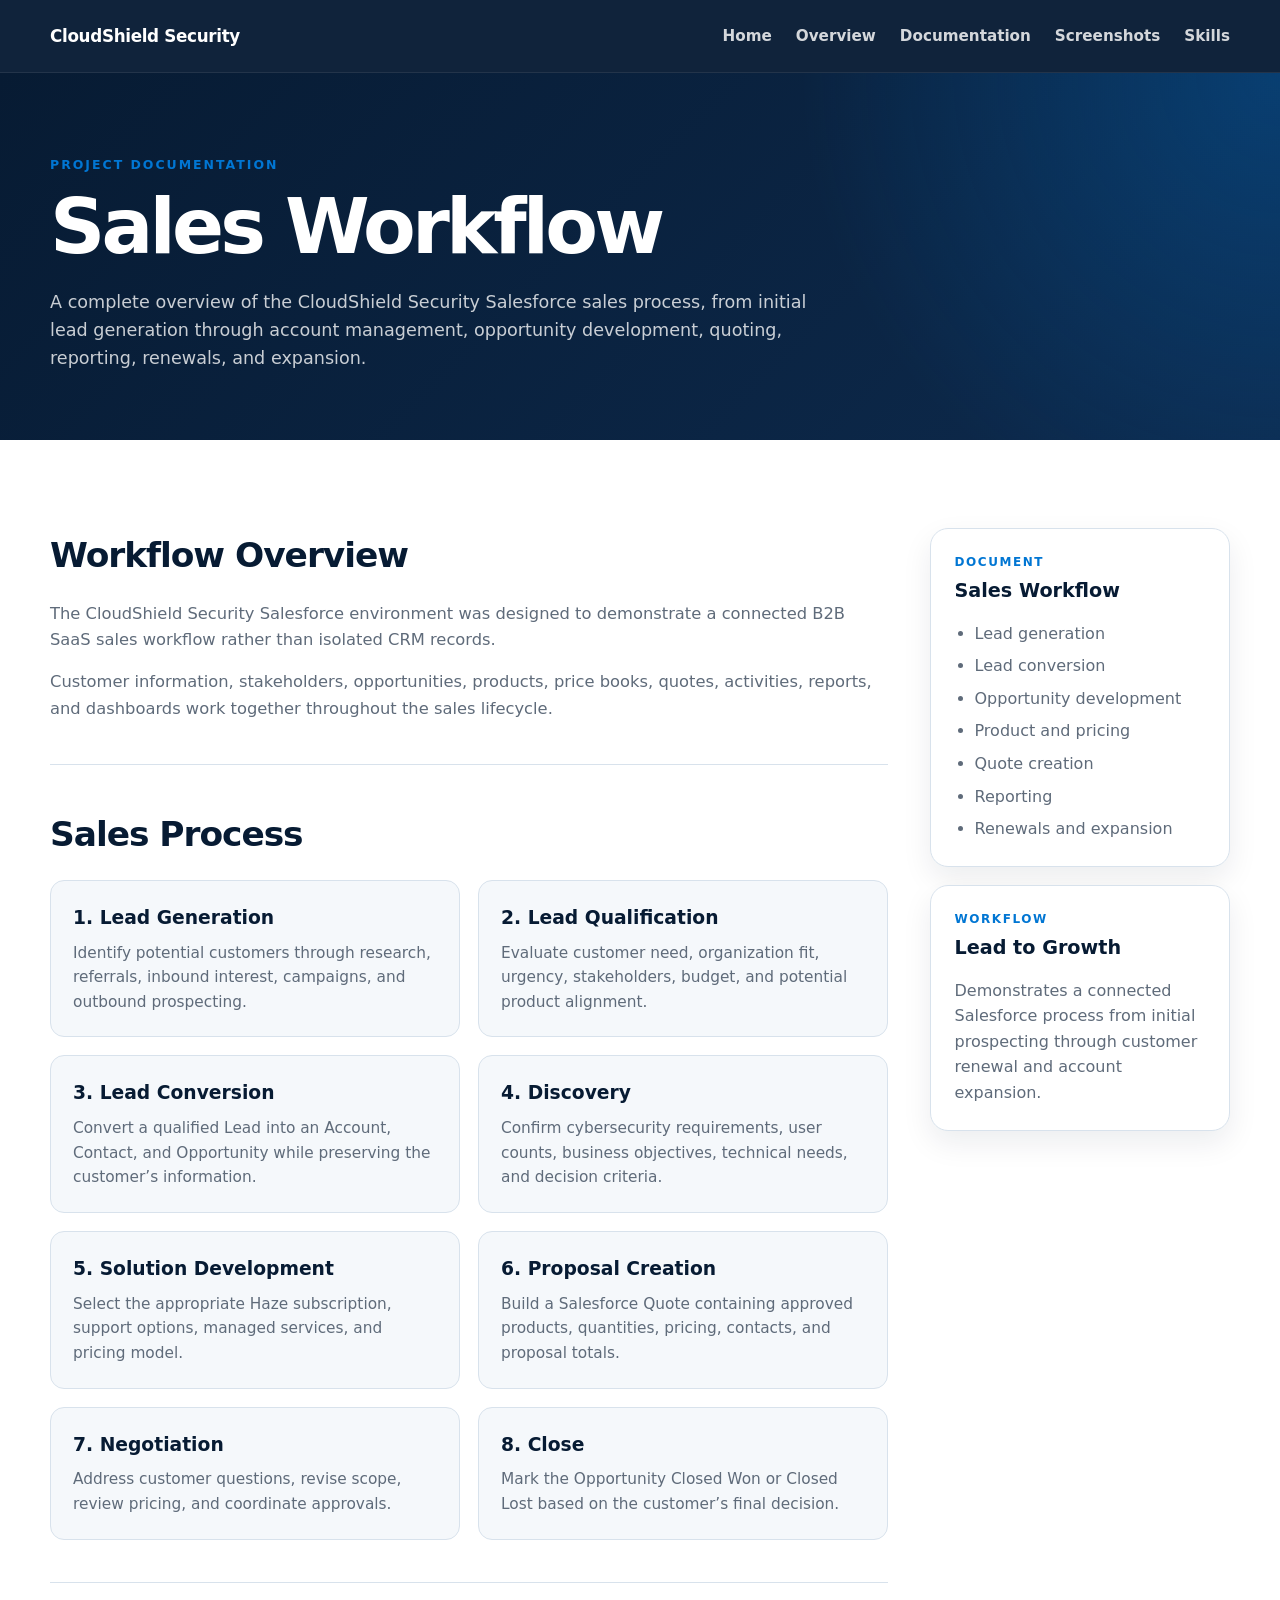
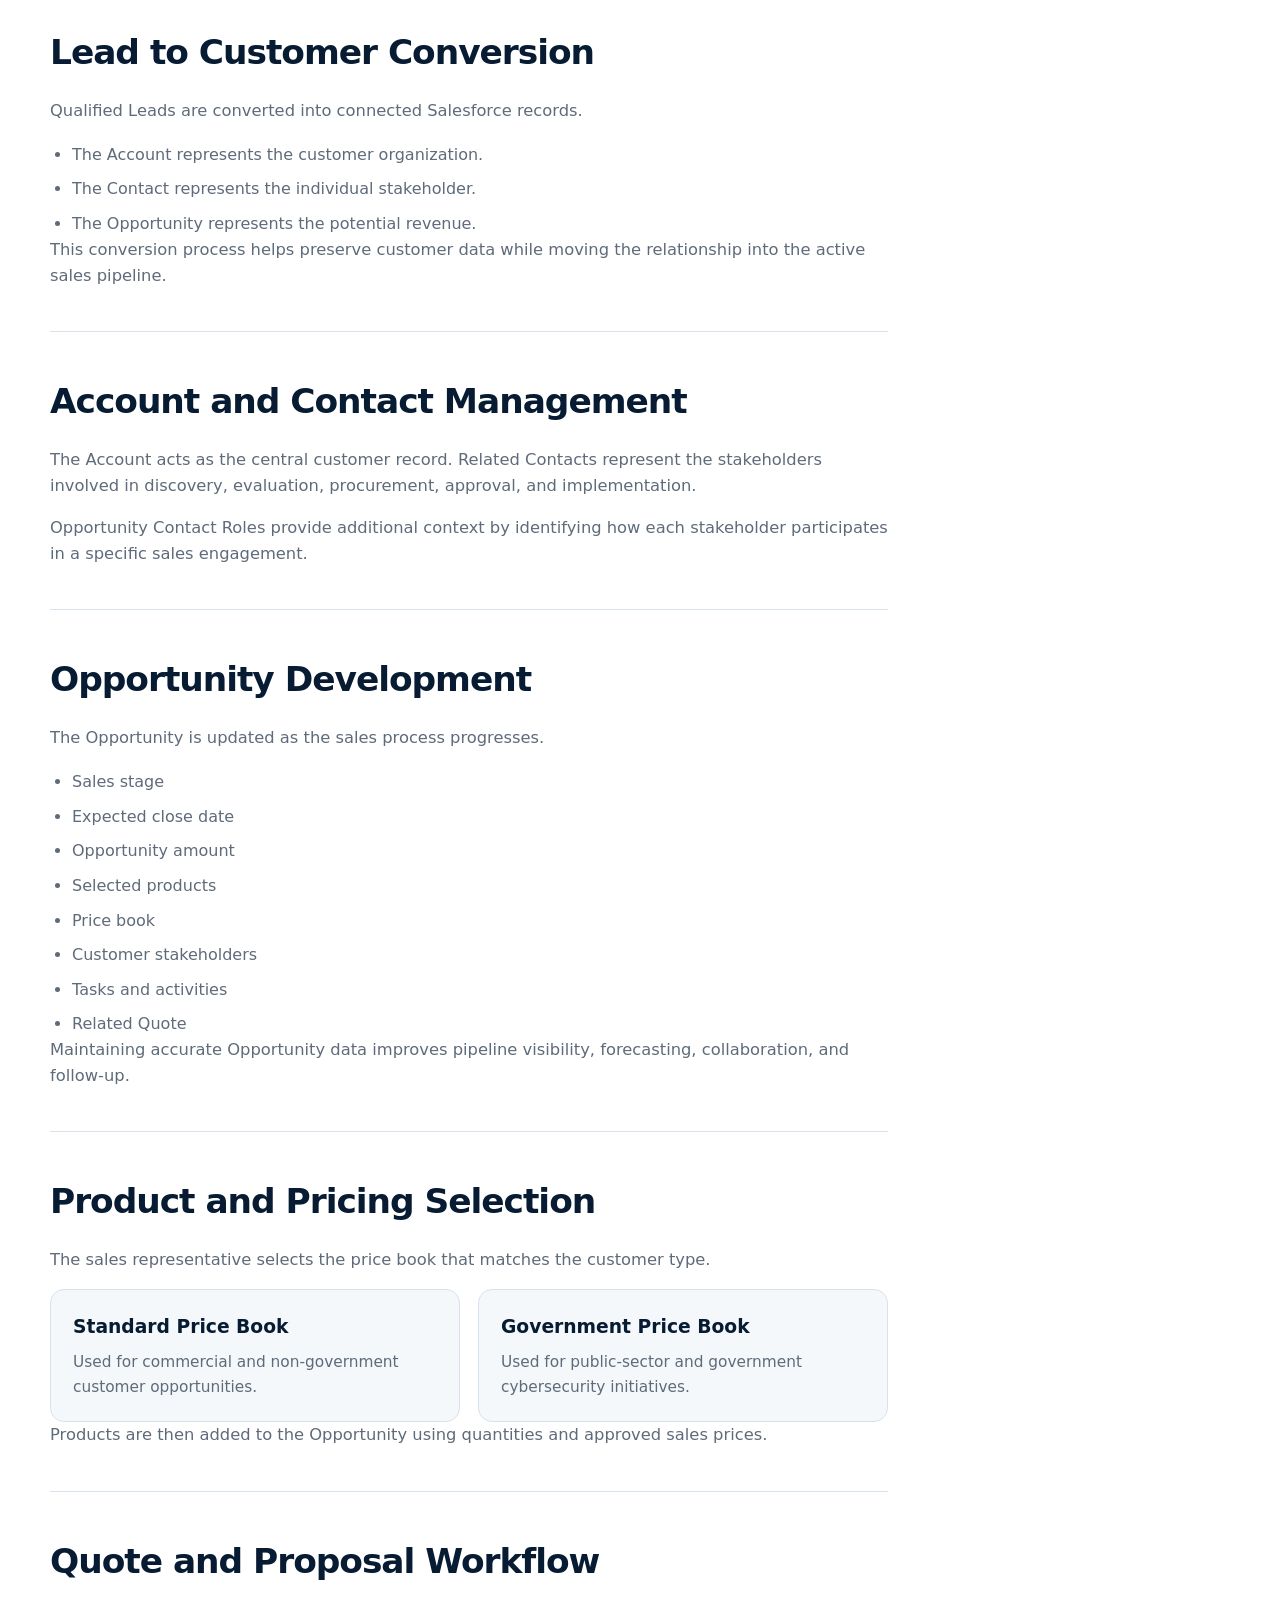
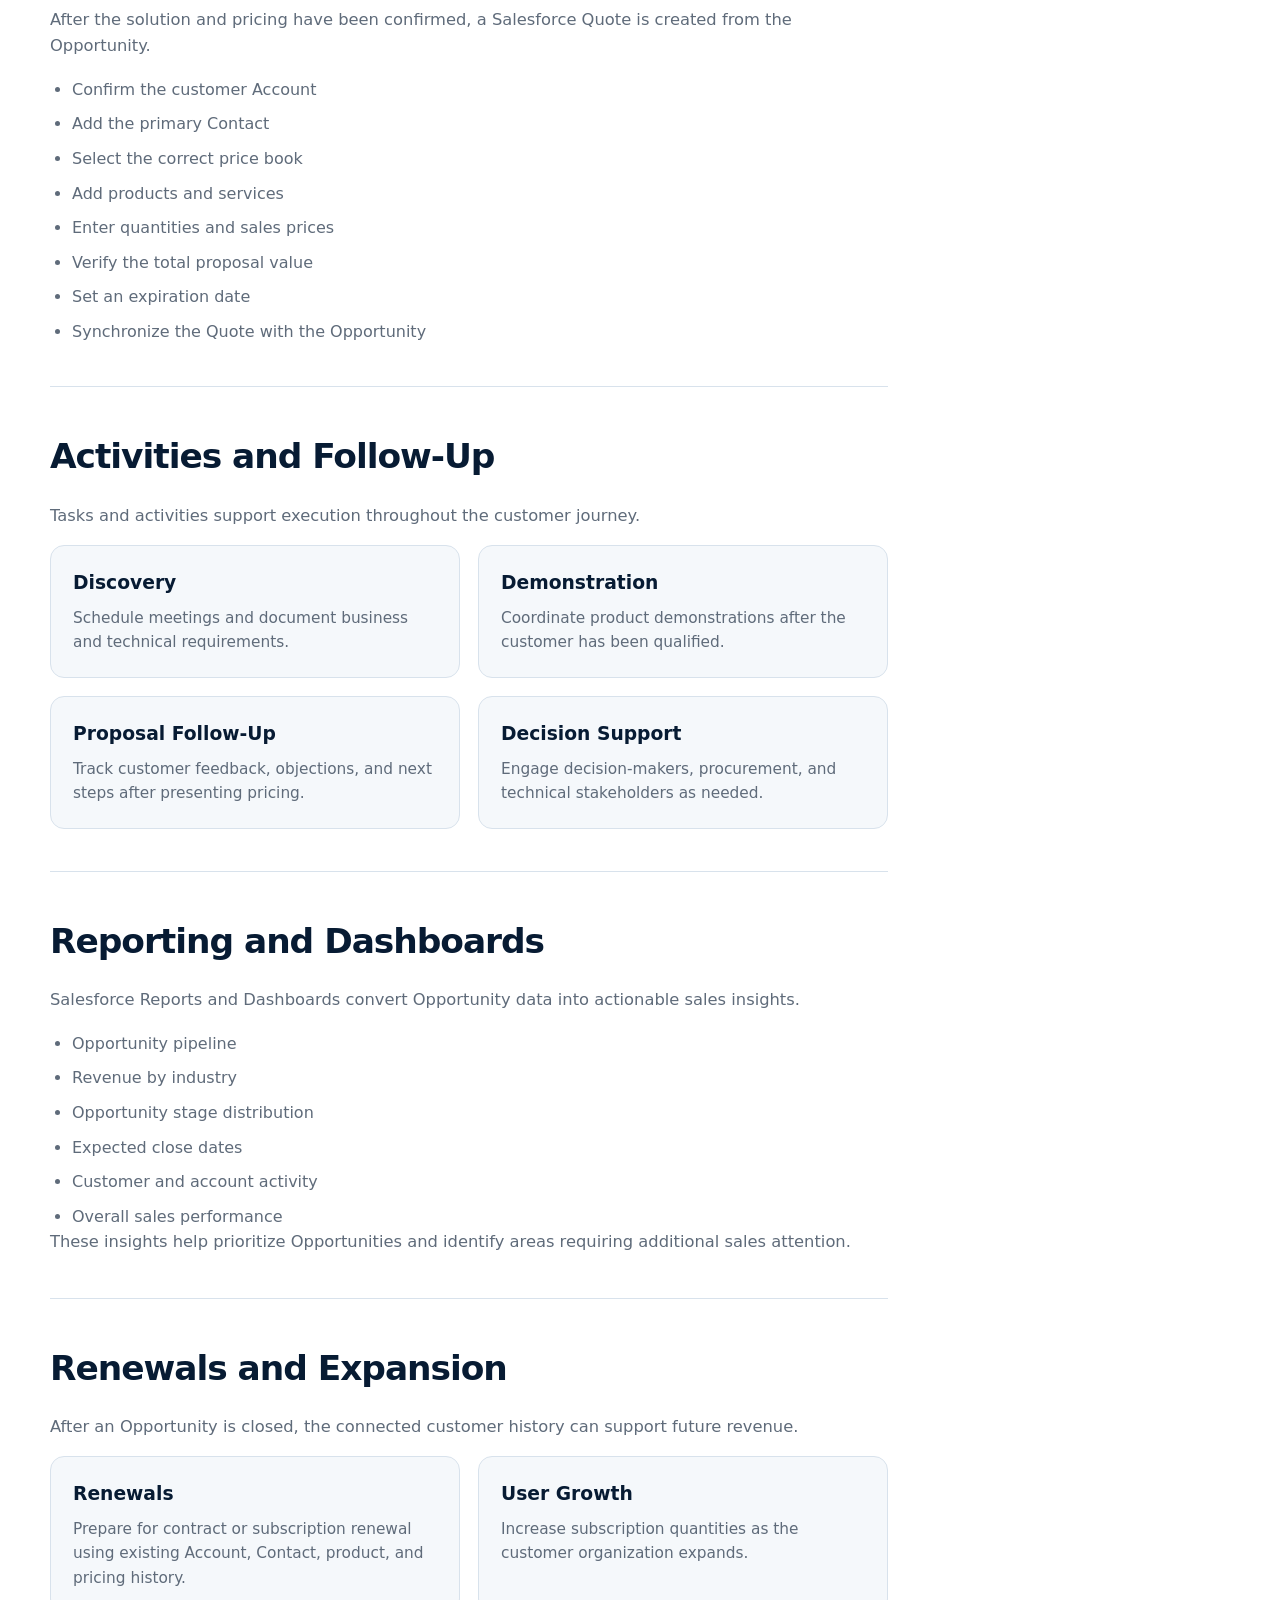
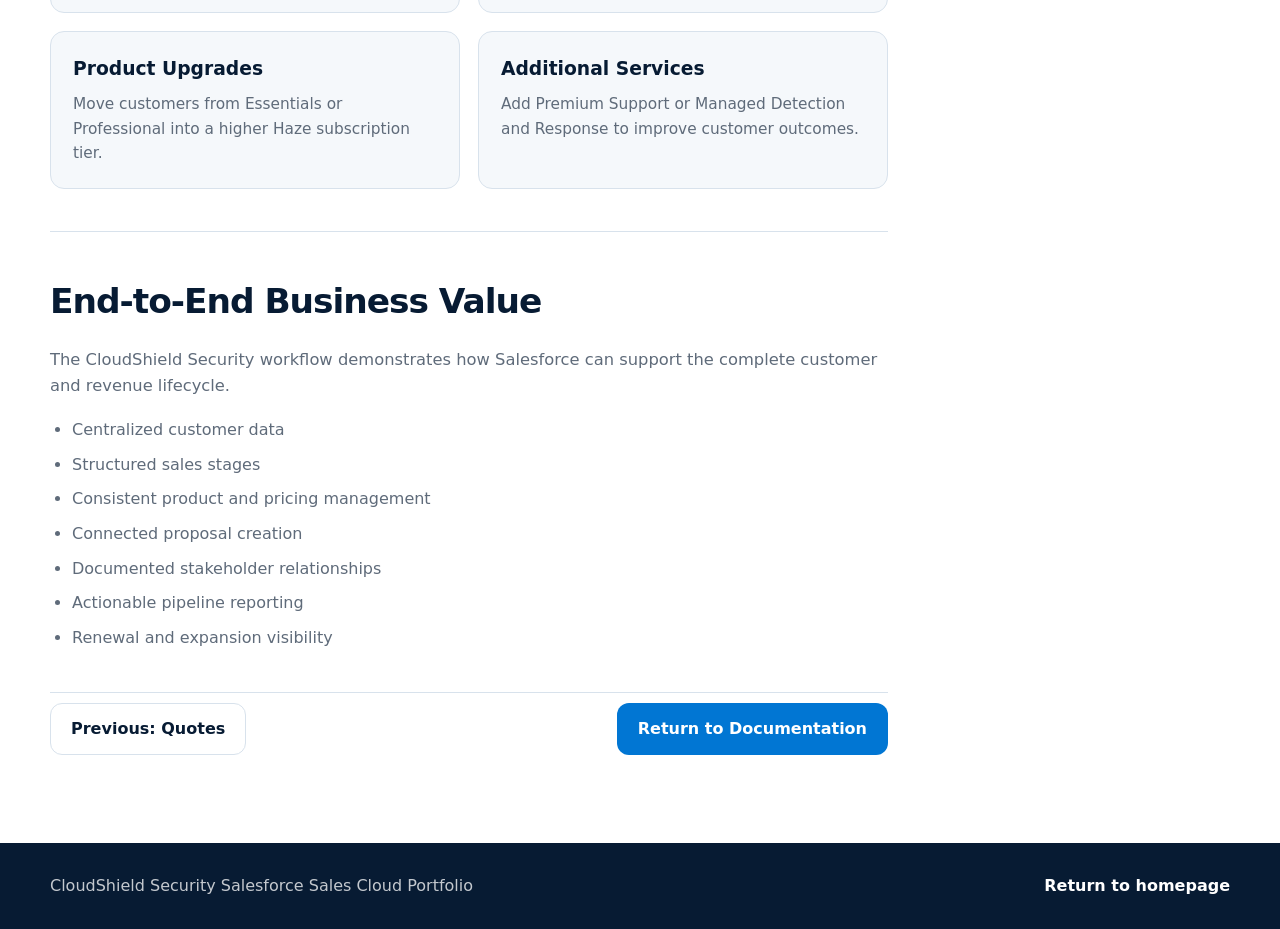
<file: pages/sales-workflow.html>
<!DOCTYPE html>
<html lang="en">
<head>
    <meta charset="UTF-8">
    <meta name="viewport" content="width=device-width, initial-scale=1.0">

    <title>Sales Workflow | CloudShield Security</title>

    <meta
        name="description"
        content="End-to-end sales workflow documentation for the CloudShield Security Salesforce Sales Cloud portfolio."
    >

    <link rel="stylesheet" href="../styles.css">
</head>

<body>
    <header class="site-header">
        <nav class="nav-container">
            <a class="site-name" href="../index.html">
                CloudShield Security
            </a>

            <button
                class="menu-button"
                type="button"
                aria-label="Open navigation menu"
                aria-expanded="false"
            >
                Menu
            </button>

            <div class="nav-links">
                <a href="../index.html">Home</a>
                <a href="../index.html#overview">Overview</a>
                <a href="../index.html#documentation">Documentation</a>
                <a href="../index.html#screenshots">Screenshots</a>
                <a href="../index.html#skills">Skills</a>
            </div>
        </nav>
    </header>

    <main>
        <section class="page-hero">
            <div class="section-container">
                <p class="eyebrow">Project Documentation</p>

                <h1>Sales Workflow</h1>

                <p>
                    A complete overview of the CloudShield Security Salesforce
                    sales process, from initial lead generation through account
                    management, opportunity development, quoting, reporting,
                    renewals, and expansion.
                </p>
            </div>
        </section>

        <section class="section">
            <div class="section-container document-layout">
                <article class="document-content">
                    <section class="document-section">
                        <h2>Workflow Overview</h2>

                        <p>
                            The CloudShield Security Salesforce environment was
                            designed to demonstrate a connected B2B SaaS sales
                            workflow rather than isolated CRM records.
                        </p>

                        <p>
                            Customer information, stakeholders, opportunities,
                            products, price books, quotes, activities, reports,
                            and dashboards work together throughout the sales
                            lifecycle.
                        </p>
                    </section>

                    <section class="document-section">
                        <h2>Sales Process</h2>

                        <div class="information-grid">
                            <article class="information-card">
                                <h3>1. Lead Generation</h3>
                                <p>
                                    Identify potential customers through research,
                                    referrals, inbound interest, campaigns, and
                                    outbound prospecting.
                                </p>
                            </article>

                            <article class="information-card">
                                <h3>2. Lead Qualification</h3>
                                <p>
                                    Evaluate customer need, organization fit,
                                    urgency, stakeholders, budget, and potential
                                    product alignment.
                                </p>
                            </article>

                            <article class="information-card">
                                <h3>3. Lead Conversion</h3>
                                <p>
                                    Convert a qualified Lead into an Account,
                                    Contact, and Opportunity while preserving the
                                    customer’s information.
                                </p>
                            </article>

                            <article class="information-card">
                                <h3>4. Discovery</h3>
                                <p>
                                    Confirm cybersecurity requirements, user
                                    counts, business objectives, technical needs,
                                    and decision criteria.
                                </p>
                            </article>

                            <article class="information-card">
                                <h3>5. Solution Development</h3>
                                <p>
                                    Select the appropriate Haze subscription,
                                    support options, managed services, and pricing
                                    model.
                                </p>
                            </article>

                            <article class="information-card">
                                <h3>6. Proposal Creation</h3>
                                <p>
                                    Build a Salesforce Quote containing approved
                                    products, quantities, pricing, contacts, and
                                    proposal totals.
                                </p>
                            </article>

                            <article class="information-card">
                                <h3>7. Negotiation</h3>
                                <p>
                                    Address customer questions, revise scope,
                                    review pricing, and coordinate approvals.
                                </p>
                            </article>

                            <article class="information-card">
                                <h3>8. Close</h3>
                                <p>
                                    Mark the Opportunity Closed Won or Closed Lost
                                    based on the customer’s final decision.
                                </p>
                            </article>
                        </div>
                    </section>

                    <section class="document-section">
                        <h2>Lead to Customer Conversion</h2>

                        <p>
                            Qualified Leads are converted into connected
                            Salesforce records.
                        </p>

                        <ul>
                            <li>
                                The Account represents the customer organization.
                            </li>
                            <li>
                                The Contact represents the individual stakeholder.
                            </li>
                            <li>
                                The Opportunity represents the potential revenue.
                            </li>
                        </ul>

                        <p>
                            This conversion process helps preserve customer data
                            while moving the relationship into the active sales
                            pipeline.
                        </p>
                    </section>

                    <section class="document-section">
                        <h2>Account and Contact Management</h2>

                        <p>
                            The Account acts as the central customer record.
                            Related Contacts represent the stakeholders involved
                            in discovery, evaluation, procurement, approval, and
                            implementation.
                        </p>

                        <p>
                            Opportunity Contact Roles provide additional context
                            by identifying how each stakeholder participates in a
                            specific sales engagement.
                        </p>
                    </section>

                    <section class="document-section">
                        <h2>Opportunity Development</h2>

                        <p>
                            The Opportunity is updated as the sales process
                            progresses.
                        </p>

                        <ul>
                            <li>Sales stage</li>
                            <li>Expected close date</li>
                            <li>Opportunity amount</li>
                            <li>Selected products</li>
                            <li>Price book</li>
                            <li>Customer stakeholders</li>
                            <li>Tasks and activities</li>
                            <li>Related Quote</li>
                        </ul>

                        <p>
                            Maintaining accurate Opportunity data improves
                            pipeline visibility, forecasting, collaboration, and
                            follow-up.
                        </p>
                    </section>

                    <section class="document-section">
                        <h2>Product and Pricing Selection</h2>

                        <p>
                            The sales representative selects the price book that
                            matches the customer type.
                        </p>

                        <div class="information-grid">
                            <article class="information-card">
                                <h3>Standard Price Book</h3>
                                <p>
                                    Used for commercial and non-government
                                    customer opportunities.
                                </p>
                            </article>

                            <article class="information-card">
                                <h3>Government Price Book</h3>
                                <p>
                                    Used for public-sector and government
                                    cybersecurity initiatives.
                                </p>
                            </article>
                        </div>

                        <p>
                            Products are then added to the Opportunity using
                            quantities and approved sales prices.
                        </p>
                    </section>

                    <section class="document-section">
                        <h2>Quote and Proposal Workflow</h2>

                        <p>
                            After the solution and pricing have been confirmed, a
                            Salesforce Quote is created from the Opportunity.
                        </p>

                        <ul>
                            <li>Confirm the customer Account</li>
                            <li>Add the primary Contact</li>
                            <li>Select the correct price book</li>
                            <li>Add products and services</li>
                            <li>Enter quantities and sales prices</li>
                            <li>Verify the total proposal value</li>
                            <li>Set an expiration date</li>
                            <li>Synchronize the Quote with the Opportunity</li>
                        </ul>
                    </section>

                    <section class="document-section">
                        <h2>Activities and Follow-Up</h2>

                        <p>
                            Tasks and activities support execution throughout the
                            customer journey.
                        </p>

                        <div class="information-grid">
                            <article class="information-card">
                                <h3>Discovery</h3>
                                <p>
                                    Schedule meetings and document business and
                                    technical requirements.
                                </p>
                            </article>

                            <article class="information-card">
                                <h3>Demonstration</h3>
                                <p>
                                    Coordinate product demonstrations after the
                                    customer has been qualified.
                                </p>
                            </article>

                            <article class="information-card">
                                <h3>Proposal Follow-Up</h3>
                                <p>
                                    Track customer feedback, objections, and next
                                    steps after presenting pricing.
                                </p>
                            </article>

                            <article class="information-card">
                                <h3>Decision Support</h3>
                                <p>
                                    Engage decision-makers, procurement, and
                                    technical stakeholders as needed.
                                </p>
                            </article>
                        </div>
                    </section>

                    <section class="document-section">
                        <h2>Reporting and Dashboards</h2>

                        <p>
                            Salesforce Reports and Dashboards convert Opportunity
                            data into actionable sales insights.
                        </p>

                        <ul>
                            <li>Opportunity pipeline</li>
                            <li>Revenue by industry</li>
                            <li>Opportunity stage distribution</li>
                            <li>Expected close dates</li>
                            <li>Customer and account activity</li>
                            <li>Overall sales performance</li>
                        </ul>

                        <p>
                            These insights help prioritize Opportunities and
                            identify areas requiring additional sales attention.
                        </p>
                    </section>

                    <section class="document-section">
                        <h2>Renewals and Expansion</h2>

                        <p>
                            After an Opportunity is closed, the connected
                            customer history can support future revenue.
                        </p>

                        <div class="information-grid">
                            <article class="information-card">
                                <h3>Renewals</h3>
                                <p>
                                    Prepare for contract or subscription renewal
                                    using existing Account, Contact, product, and
                                    pricing history.
                                </p>
                            </article>

                            <article class="information-card">
                                <h3>User Growth</h3>
                                <p>
                                    Increase subscription quantities as the
                                    customer organization expands.
                                </p>
                            </article>

                            <article class="information-card">
                                <h3>Product Upgrades</h3>
                                <p>
                                    Move customers from Essentials or Professional
                                    into a higher Haze subscription tier.
                                </p>
                            </article>

                            <article class="information-card">
                                <h3>Additional Services</h3>
                                <p>
                                    Add Premium Support or Managed Detection and
                                    Response to improve customer outcomes.
                                </p>
                            </article>
                        </div>
                    </section>

                    <section class="document-section">
                        <h2>End-to-End Business Value</h2>

                        <p>
                            The CloudShield Security workflow demonstrates how
                            Salesforce can support the complete customer and
                            revenue lifecycle.
                        </p>

                        <ul>
                            <li>Centralized customer data</li>
                            <li>Structured sales stages</li>
                            <li>Consistent product and pricing management</li>
                            <li>Connected proposal creation</li>
                            <li>Documented stakeholder relationships</li>
                            <li>Actionable pipeline reporting</li>
                            <li>Renewal and expansion visibility</li>
                        </ul>
                    </section>

                    <div class="document-navigation">
                        <a
                            class="button secondary-page-button"
                            href="quotes.html"
                        >
                            Previous: Quotes
                        </a>

                        <a
                            class="button primary-button"
                            href="../index.html#documentation"
                        >
                            Return to Documentation
                        </a>
                    </div>
                </article>

                <aside class="document-sidebar">
                    <div class="sidebar-card">
                        <p class="sidebar-label">Document</p>
                        <h2>Sales Workflow</h2>

                        <ul>
                            <li>Lead generation</li>
                            <li>Lead conversion</li>
                            <li>Opportunity development</li>
                            <li>Product and pricing</li>
                            <li>Quote creation</li>
                            <li>Reporting</li>
                            <li>Renewals and expansion</li>
                        </ul>
                    </div>

                    <div class="sidebar-card">
                        <p class="sidebar-label">Workflow</p>
                        <h2>Lead to Growth</h2>

                        <p>
                            Demonstrates a connected Salesforce process from
                            initial prospecting through customer renewal and
                            account expansion.
                        </p>
                    </div>
                </aside>
            </div>
        </section>
    </main>

    <footer class="site-footer">
        <div class="section-container footer-content">
            <p>CloudShield Security Salesforce Sales Cloud Portfolio</p>

            <a href="../index.html">
                Return to homepage
            </a>
        </div>
    </footer>

    <script src="../script.js"></script>
</body>
</html>
</file>
<file: styles.css>
:root {
    --navy: #071b33;
    --navy-light: #0d2a4d;
    --blue: #0176d3;
    --blue-dark: #0b5cab;
    --blue-soft: #eaf5fe;
    --text: #1f2d3d;
    --muted: #5f6b7a;
    --background: #ffffff;
    --surface: #f5f8fb;
    --border: #d8e2ec;
    --shadow: 0 12px 30px rgba(7, 27, 51, 0.08);
    --radius: 18px;
    --max-width: 1180px;
}

* {
    box-sizing: border-box;
}

html {
    scroll-behavior: smooth;
}

body {
    margin: 0;
    font-family:
        Inter,
        ui-sans-serif,
        system-ui,
        -apple-system,
        BlinkMacSystemFont,
        "Segoe UI",
        sans-serif;
    color: var(--text);
    background: var(--background);
    line-height: 1.6;
}

img {
    display: block;
    max-width: 100%;
}

a {
    color: inherit;
}

button,
a {
    -webkit-tap-highlight-color: transparent;
}

.section-container {
    width: min(100% - 40px, var(--max-width));
    margin-inline: auto;
}

/* Header */

.site-header {
    position: sticky;
    top: 0;
    z-index: 1000;
    background: rgba(7, 27, 51, 0.96);
    backdrop-filter: blur(14px);
    border-bottom: 1px solid rgba(255, 255, 255, 0.08);
}

.nav-container {
    width: min(100% - 40px, var(--max-width));
    min-height: 72px;
    margin-inline: auto;
    display: flex;
    align-items: center;
    justify-content: space-between;
    gap: 24px;
}

.site-name {
    color: #ffffff;
    font-size: 1.05rem;
    font-weight: 800;
    text-decoration: none;
    letter-spacing: -0.02em;
}

.nav-links {
    display: flex;
    align-items: center;
    gap: 24px;
}

.nav-links a {
    color: rgba(255, 255, 255, 0.82);
    font-size: 0.95rem;
    font-weight: 600;
    text-decoration: none;
    transition:
        color 0.2s ease,
        transform 0.2s ease;
}

.nav-links a:hover,
.nav-links a:focus-visible {
    color: #ffffff;
    transform: translateY(-1px);
}

.menu-button {
    display: none;
    border: 1px solid rgba(255, 255, 255, 0.18);
    border-radius: 10px;
    padding: 9px 14px;
    color: #ffffff;
    background: transparent;
    font: inherit;
    font-weight: 700;
    cursor: pointer;
}

/* Hero */

.hero {
    position: relative;
    overflow: hidden;
    padding: 110px 0 100px;
    color: #ffffff;
    background:
        radial-gradient(
            circle at top right,
            rgba(1, 118, 211, 0.36),
            transparent 34%
        ),
        linear-gradient(135deg, var(--navy) 0%, var(--navy-light) 100%);
}

.hero::after {
    content: "";
    position: absolute;
    right: -90px;
    bottom: -130px;
    width: 360px;
    height: 360px;
    border-radius: 50%;
    background: rgba(255, 255, 255, 0.04);
}

.hero-content {
    position: relative;
    z-index: 1;
    max-width: 860px;
}

.eyebrow {
    margin: 0 0 14px;
    color: var(--blue);
    font-size: 0.78rem;
    font-weight: 800;
    letter-spacing: 0.16em;
    text-transform: uppercase;
}

.hero .eyebrow {
    color: #7fc7ff;
}

.hero h1 {
    max-width: 850px;
    margin: 0;
    font-size: clamp(3rem, 7vw, 5.8rem);
    line-height: 0.98;
    letter-spacing: -0.055em;
}

.hero-description {
    max-width: 760px;
    margin: 26px 0 0;
    color: rgba(255, 255, 255, 0.82);
    font-size: clamp(1.05rem, 2vw, 1.25rem);
}

.created-by {
    margin: 18px 0 0;
    color: rgba(255, 255, 255, 0.64);
    font-weight: 700;
}

.hero-actions {
    display: flex;
    flex-wrap: wrap;
    gap: 14px;
    margin-top: 34px;
}

.button {
    display: inline-flex;
    min-height: 48px;
    align-items: center;
    justify-content: center;
    border: 1px solid transparent;
    border-radius: 12px;
    padding: 12px 20px;
    font-weight: 800;
    text-decoration: none;
    transition:
        transform 0.2s ease,
        background 0.2s ease,
        border-color 0.2s ease;
}

.button:hover,
.button:focus-visible {
    transform: translateY(-2px);
}

.primary-button {
    color: #ffffff;
    background: var(--blue);
}

.primary-button:hover,
.primary-button:focus-visible {
    background: var(--blue-dark);
}

.secondary-button {
    color: #ffffff;
    border-color: rgba(255, 255, 255, 0.28);
    background: rgba(255, 255, 255, 0.06);
}

.secondary-button:hover,
.secondary-button:focus-visible {
    background: rgba(255, 255, 255, 0.12);
}

/* General sections */

.section {
    padding: 88px 0;
}

.alternate-section {
    background: var(--surface);
}

.section-heading {
    max-width: 760px;
    margin-bottom: 38px;
}

.section-heading h2 {
    margin: 0;
    color: var(--navy);
    font-size: clamp(2rem, 4vw, 3.1rem);
    line-height: 1.08;
    letter-spacing: -0.04em;
}

.section-heading p:not(.eyebrow) {
    margin: 18px 0 0;
    color: var(--muted);
    font-size: 1.05rem;
}

.card-grid {
    display: grid;
    gap: 22px;
}

.card {
    border: 1px solid var(--border);
    border-radius: var(--radius);
    padding: 26px;
    background: #ffffff;
    box-shadow: var(--shadow);
}

.card h3 {
    margin: 0;
    color: var(--navy);
}

.card p {
    color: var(--muted);
}

.highlight-grid {
    grid-template-columns: repeat(4, minmax(0, 1fr));
}

.highlight-grid .card {
    text-align: center;
}

.highlight-grid h3 {
    color: var(--blue);
    font-size: clamp(2rem, 4vw, 3rem);
}

.highlight-grid p {
    margin: 8px 0 0;
}

.workflow {
    display: flex;
    flex-wrap: wrap;
    gap: 10px;
    margin-top: 34px;
}

.workflow span {
    position: relative;
    border: 1px solid #c9d9e8;
    border-radius: 999px;
    padding: 10px 16px;
    color: var(--navy);
    background: #ffffff;
    font-size: 0.9rem;
    font-weight: 800;
}

.workflow span:not(:last-child)::after {
    content: "→";
    position: absolute;
    top: 50%;
    right: -10px;
    z-index: 1;
    color: var(--blue);
    transform: translate(50%, -50%);
}

/* Customers */

.customer-grid {
    grid-template-columns: repeat(2, minmax(0, 1fr));
}

.customer-card {
    border-top: 4px solid var(--blue);
}

.customer-card h3 {
    margin: 8px 0 18px;
    font-size: 1.28rem;
}

.customer-card p {
    margin: 7px 0;
}

.industry-label {
    margin: 0;
    color: var(--blue) !important;
    font-size: 0.76rem;
    font-weight: 800;
    letter-spacing: 0.13em;
    text-transform: uppercase;
}

/* Documentation */

.documentation-grid {
    grid-template-columns: repeat(3, minmax(0, 1fr));
}

.document-card {
    display: block;
    text-decoration: none;
    transition:
        transform 0.2s ease,
        box-shadow 0.2s ease,
        border-color 0.2s ease;
}

.document-card:hover,
.document-card:focus-visible {
    border-color: #9cccf1;
    box-shadow: 0 18px 36px rgba(7, 27, 51, 0.12);
    transform: translateY(-4px);
}

.document-card span {
    display: inline-flex;
    min-width: 44px;
    min-height: 32px;
    align-items: center;
    justify-content: center;
    border-radius: 999px;
    color: var(--blue-dark);
    background: var(--blue-soft);
    font-size: 0.82rem;
    font-weight: 900;
}

.document-card h3 {
    margin: 18px 0 8px;
    font-size: 1.18rem;
}

.document-card p {
    margin: 0;
}

/* Screenshots */

/* Screenshots */

.screenshot-gallery {
    display: grid;
    grid-template-columns: repeat(auto-fit, minmax(320px, 1fr));
    gap: 24px;
}

.screenshot-featured {
    grid-column: 1 / -1;
}

.screenshot-card {
    overflow: hidden;
    border: 1px solid var(--border);
    border-radius: var(--radius);
    background: #ffffff;
    box-shadow: var(--shadow);
    transition: transform 0.25s ease, box-shadow 0.25s ease;
}

.screenshot-card:hover {
    transform: translateY(-4px);
    box-shadow: 0 18px 36px rgba(7, 27, 51, 0.12);
}

.screenshot-card img {
    display: block;
    width: 100%;
    height: auto;
}

.screenshot-card figcaption {
    padding: 20px;
}

.screenshot-card h3 {
    margin: 0 0 10px;
    color: var(--navy);
}

.screenshot-card p {
    margin: 0;
    color: var(--muted);
}


/* Skills */

.skills-layout {
    display: grid;
    grid-template-columns: repeat(2, minmax(0, 1fr));
    gap: 22px;
}

.skills-layout ul {
    margin: 18px 0 0;
    padding-left: 20px;
    color: var(--muted);
}

.skills-layout li + li {
    margin-top: 8px;
}

/* Footer */

.site-footer {
    padding: 30px 0;
    color: rgba(255, 255, 255, 0.76);
    background: var(--navy);
}

.footer-content {
    display: flex;
    align-items: center;
    justify-content: space-between;
    gap: 24px;
}

.footer-content p {
    margin: 0;
}

.footer-content a {
    color: #ffffff;
    font-weight: 800;
    text-decoration: none;
}

.footer-content a:hover,
.footer-content a:focus-visible {
    text-decoration: underline;
}

/* Responsive layout */

@media (max-width: 900px) {
    .highlight-grid,
    .documentation-grid {
        grid-template-columns: repeat(2, minmax(0, 1fr));
        .document-layout {
    grid-template-columns: 1fr;
}

.document-sidebar {
    position: static;
    grid-template-columns: repeat(2, minmax(0, 1fr));
}
    }

    .nav-links {
        position: absolute;
        top: 72px;
        right: 20px;
        left: 20px;
        display: none;
        flex-direction: column;
        align-items: stretch;
        gap: 0;
        overflow: hidden;
        border: 1px solid rgba(255, 255, 255, 0.1);
        border-radius: 14px;
        background: var(--navy);
        box-shadow: 0 20px 40px rgba(0, 0, 0, 0.22);
    }

    .nav-links.open {
        display: flex;
    }

    .nav-links a {
        padding: 15px 18px;
        border-bottom: 1px solid rgba(255, 255, 255, 0.08);
    }

    .nav-links a:last-child {
        border-bottom: 0;
    }

    .menu-button {
        display: inline-flex;
    }
}

@media (max-width: 680px) {
    .section-container,
    .nav-container {
        width: min(100% - 28px, var(--max-width));
    }

    .hero {
        padding: 88px 0 74px;
    }

    .section {
        padding: 70px 0;
    }

    .highlight-grid,
    .customer-grid,
    .documentation-grid,
    .skills-layout {
        grid-template-columns: 1fr;
    }

    .workflow {
        display: grid;
        grid-template-columns: 1fr;
    }

    .workflow span {
        text-align: center;
    }

    .workflow span:not(:last-child)::after {
        content: "↓";
        top: auto;
        right: 50%;
        bottom: -13px;
        transform: translate(50%, 50%);
    }

    .hero-actions {
        flex-direction: column;
    }

    .button {
        width: 100%;
    }

    .footer-content {
        flex-direction: column;
        align-items: flex-start;
    }
    .page-hero {
    padding: 68px 0 56px;
}

.information-grid,
.document-sidebar {
    grid-template-columns: 1fr;
}

.document-navigation {
    flex-direction: column;
}

.document-navigation .button {
    width: 100%;
}
}
/* Documentation webpages */

.page-hero {
    padding: 82px 0 68px;
    color: #ffffff;
    background:
        radial-gradient(
            circle at top right,
            rgba(1, 118, 211, 0.3),
            transparent 36%
        ),
        linear-gradient(135deg, var(--navy), var(--navy-light));
}

.page-hero h1 {
    margin: 0;
    font-size: clamp(2.7rem, 6vw, 4.8rem);
    line-height: 1;
    letter-spacing: -0.05em;
}

.page-hero p:not(.eyebrow) {
    max-width: 760px;
    margin: 22px 0 0;
    color: rgba(255, 255, 255, 0.78);
    font-size: 1.1rem;
}

.document-layout {
    display: grid;
    grid-template-columns: minmax(0, 1fr) 300px;
    align-items: start;
    gap: 42px;
}

.document-content {
    min-width: 0;
}

.document-section {
    padding: 0 0 42px;
    margin-bottom: 42px;
    border-bottom: 1px solid var(--border);
}

.document-section:last-of-type {
    margin-bottom: 0;
}

.document-section h2 {
    margin: 0 0 18px;
    color: var(--navy);
    font-size: clamp(1.6rem, 3vw, 2.15rem);
    letter-spacing: -0.03em;
}

.document-section p {
    margin: 0 0 16px;
    color: var(--muted);
    font-size: 1.02rem;
}

.document-section p:last-child {
    margin-bottom: 0;
}

.document-section ul {
    margin: 18px 0 0;
    padding-left: 22px;
    color: var(--muted);
}

.document-section li + li {
    margin-top: 9px;
}

.information-grid {
    display: grid;
    grid-template-columns: repeat(2, minmax(0, 1fr));
    gap: 18px;
}

.information-card {
    border: 1px solid var(--border);
    border-radius: 14px;
    padding: 22px;
    background: var(--surface);
}

.information-card h3 {
    margin: 0 0 8px;
    color: var(--navy);
}

.information-card p {
    margin: 0;
    font-size: 0.96rem;
}

.document-sidebar {
    position: sticky;
    top: 96px;
    display: grid;
    gap: 18px;
}

.sidebar-card {
    border: 1px solid var(--border);
    border-radius: var(--radius);
    padding: 24px;
    background: #ffffff;
    box-shadow: var(--shadow);
}

.sidebar-card h2 {
    margin: 4px 0 14px;
    color: var(--navy);
    font-size: 1.2rem;
}

.sidebar-card p {
    margin: 0;
    color: var(--muted);
}

.sidebar-card ul {
    margin: 14px 0 0;
    padding-left: 20px;
    color: var(--muted);
}

.sidebar-card li + li {
    margin-top: 7px;
}

.sidebar-label {
    color: var(--blue) !important;
    font-size: 0.75rem;
    font-weight: 900;
    letter-spacing: 0.13em;
    text-transform: uppercase;
}

.document-navigation {
    display: flex;
    justify-content: space-between;
    gap: 16px;
    padding-top: 10px;
}

.secondary-page-button {
    color: var(--navy);
    border-color: var(--border);
    background: #ffffff;
}

.secondary-page-button:hover,
.secondary-page-button:focus-visible {
    border-color: var(--blue);
    background: var(--blue-soft);
}
@media (prefers-reduced-motion: reduce) {
    html {
        scroll-behavior: auto;
    }

    *,
    *::before,
    *::after {
        transition: none !important;
    }
}
</file>
